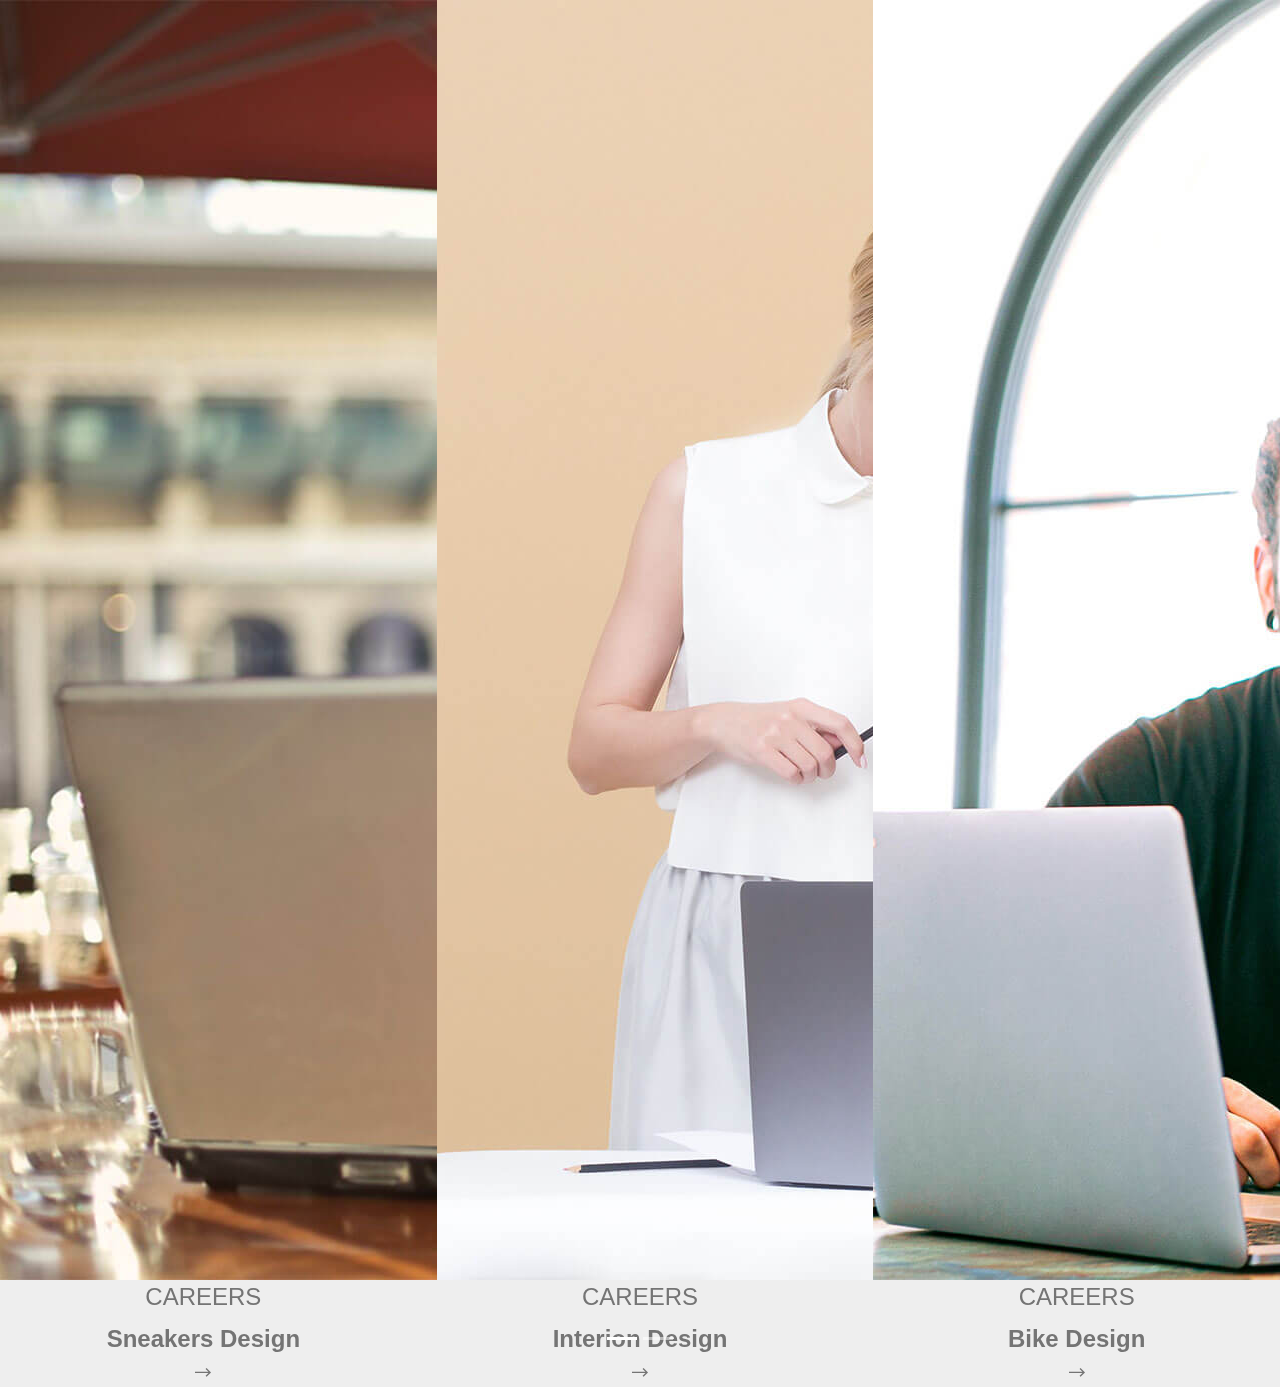
<file: b.html>
<!DOCTYPE html>
<html  >
<head>
  
  <meta charset="UTF-8">
  <meta http-equiv="X-UA-Compatible" content="IE=edge">
  
  <meta name="viewport" content="width=device-width, initial-scale=1, minimum-scale=1">
  <link rel="shortcut icon" href="assets/images/271085593075211-128x118-1.png" type="image/x-icon">
  <meta name="description" content="">
  
  
  <title>Page 4</title>
  <link rel="stylesheet" href="assets/web/assets/mobirise-icons2/mobirise2.css">
  <link rel="stylesheet" href="assets/tether/tether.min.css">
  <link rel="stylesheet" href="assets/bootstrap/css/bootstrap.min.css">
  <link rel="stylesheet" href="assets/bootstrap/css/bootstrap-grid.min.css">
  <link rel="stylesheet" href="assets/bootstrap/css/bootstrap-reboot.min.css">
  <link rel="stylesheet" href="assets/facebook-plugin/style.css">
  <link rel="stylesheet" href="assets/theme/css/style.css">
  <link rel="preload" as="style" href="assets/mobirise/css/mbr-additional.css"><link rel="stylesheet" href="assets/mobirise/css/mbr-additional.css" type="text/css">
  
  <script src="assets/web/assets/lazyload/lazyload.js"></script>

  
<meta name="theme-color" content="#ffffff">
<link rel="manifest" href="manifest.json">
<script src="sw-connect.js"></script>
<meta name="apple-mobile-web-app-capable" content="yes">
<link rel="apple-touch-startup-image" media="(device-width: 320px) and (device-height: 568px) and (-webkit-device-pixel-ratio: 2) and (orientation: portrait)" href="assets/images/apple-launch-640x1136.png">
<link rel="apple-touch-startup-image" media="(device-width: 375px) and (device-height: 667px) and (-webkit-device-pixel-ratio: 2) and (orientation: portrait)" href="assets/images/apple-launch-750x1334.png">
<link rel="apple-touch-startup-image" media="(device-width: 414px) and (device-height: 736px) and (-webkit-device-pixel-ratio: 3) and (orientation: portrait)" href="assets/images/apple-launch-1242x2208.png">
<link rel="apple-touch-startup-image" media="(device-width: 375px) and (device-height: 812px) and (-webkit-device-pixel-ratio: 3) and (orientation: portrait)" href="assets/images/apple-launch-1125x2436.png">
<link rel="apple-touch-startup-image" media="(device-width: 768px) and (device-height: 1024px) and (-webkit-device-pixel-ratio: 2) and (orientation: portrait)" href="assets/images/apple-launch-1536x2048.png">
<link rel="apple-touch-startup-image" media="(device-width: 834px) and (device-height: 1112px) and (-webkit-device-pixel-ratio: 2) and (orientation: portrait)" href="assets/images/apple-launch-1668x2224.png">
<link rel="apple-touch-startup-image" media="(device-width: 1024px) and (device-height: 1366px) and (-webkit-device-pixel-ratio: 2) and (orientation: portrait)" href="assets/images/apple-launch-2048x2732.png">
<meta name="apple-mobile-web-app-status-bar-style" content="default">
<meta name="apple-mobile-web-app-title" content="dev">
<link rel="apple-touch-icon" href="apple-touch-icon.png">
</head>
<body>
  <section class="carousel slide testimonials-slider extTestimonials cid-s05cJDOPjl" data-interval="false" id="slider2-2n">
    
    

    

    <div class="container-fluid align-center">
      <div class="row">
        <div class="carousel slide" role="listbox" data-pause="true" data-keyboard="false" data-ride="false" data-interval="false">
          <!-- <div mbr-list mbr-list-grow="testimonialsSlides" class="carousel-inner"> -->
            <ol class="carousel-indicators">
              <li data-target="#carouselExampleIndicators" data-slide-to="0" class="active"></li>
              <li data-target="#carouselExampleIndicators" data-slide-to="1"></li>
            </ol>
                <div class="carousel-item">
                    <div class="row justify-content-center">
                        <div class="col-md-6 img-card col-lg-4">                          
                            <div class="img-block">
                              <div class="wrapper-img">
                                  <img src="assets/images/people-1.jpg">
                              </div>
                              <div class="title-block">
                                <h5 class="desk mbr-fonts-style display-4">CAREERS</h5>
                                <h4 class="mbr-fonts-style signature mbr-bold display-5">Sneakers Design</h4>                   
                                <div class="card-icon">
                                  <span class="mbr-iconfont icon-arrow mobi-mbri-right mobi-mbri"></span>
                                </div>
                              </div>
                            </div>
                        </div>
                        <div class="col-md-6 img-card col-lg-4">
                            
                            <div class="img-block">
                              <div class="wrapper-img">
                                  <img src="assets/images/people-6.jpg">
                                 
                              </div>
                              <div class="title-block">
                                <h5 class="desk mbr-fonts-style display-4">CAREERS</h5>
                                <h4 class="mbr-fonts-style signature mbr-bold display-5">Interion Design</h4>                   
                                <div class="card-icon">
                                  <span class="mbr-iconfont icon-arrow mobi-mbri-right mobi-mbri"></span>
                                </div>
                              </div>
                            </div>           
                        </div>
                        
                        <div class="col-md-6 img-card col-lg-4">
                            <div class="img-block">
                                <div class="wrapper-img">
                                    <img src="assets/images/people-5.jpg">
                                </div>
                                <div class="title-block">
                                                    
                                  <h5 class="desk mbr-fonts-style display-4">CAREERS</h5>
                                  <h4 class="mbr-fonts-style signature mbr-bold display-5">Bike Design</h4>
                                  <div class="card-icon">
                                    <span class="mbr-iconfont icon-arrow mobi-mbri-right mobi-mbri"></span>
                                  </div> 
                                </div>
                            </div>                    
                        </div>
                        
                    </div>
                </div>
            <div class="carousel-item">
                    <div class="row justify-content-center">
                        <div class="col-md-6 img-card col-lg-4">
                          
                          <div class="img-block">
                              <div class="wrapper-img">
                                  <img src="assets/images/people-35.jpg">
                              </div>
                              <div class="title-block">
                                <h5 class="desk mbr-fonts-style display-4">CAREERS</h5>
                                <h4 class="mbr-fonts-style signature mbr-bold display-5">Woody Design</h4>                   
                                <div class="card-icon">
                                  <span class="mbr-iconfont icon-arrow mobi-mbri-right mobi-mbri"></span>
                                </div>
                              </div>
                          </div>            
                        </div>
                        <div class="col-md-6 img-card col-lg-4">
                            <div class="img-block">
                                <div class="wrapper-img">
                                    <img src="assets/images/people-4.jpg">
                                </div>
                                <div class="title-block">
                                  <h5 class="desk mbr-fonts-style display-4">CAREERS</h5>
                                  <h4 class="mbr-fonts-style signature mbr-bold display-5">Sneakers Design</h4>                   
                                  <div class="card-icon">
                                    <span class="mbr-iconfont icon-arrow mobi-mbri-right mobi-mbri"></span>
                                  </div>
                                </div>
                            </div>                    
                        </div>
                        <div class="col-md-6 img-card col-lg-4">
                          <div class="img-block">
                              <div class="wrapper-img">
                                  <img src="assets/images/people-1.jpg">
                              </div>
                              <div class="title-block">
                                <h5 class="desk mbr-fonts-style display-4">CAREERS</h5>
                                <h4 class="mbr-fonts-style signature mbr-bold display-5">Interion Design</h4>                   
                                <div class="card-icon">
                                  <span class="mbr-iconfont icon-arrow mobi-mbri-right mobi-mbri"></span>
                                </div>
                              </div>
                          </div>            
                        </div>
                        
                    </div>
                </div>
              </div>
            <!-- <div class="carousel-controls">
              <a class="carousel-control-prev" role="button" data-slide="prev">
                <span aria-hidden="true" class="mbri-left mbr-iconfont"></span>
                <span class="sr-only">Previous</span>
              </a>
              <a class="carousel-control-next" role="button" data-slide="next">
                <span aria-hidden="true" class="mbri-right mbr-iconfont"></span>
                <span class="sr-only">Next</span>
              </a>
            </div> -->
        </div>
      </div>
    <!-- </div> -->
    
</section>


  <script src="assets/web/assets/jquery/jquery.min.js"></script>
  <script src="assets/popper/popper.min.js"></script>
  <script src="assets/tether/tether.min.js"></script>
  <script src="assets/bootstrap/js/bootstrap.min.js"></script>
  <script src="https://connect.facebook.net/en_US/sdk.js#xfbml=1&version=v2.5"></script>
  <script src="https://apis.google.com/js/plusone.js"></script>
  <script src="assets/facebook-plugin/facebook-script.js"></script>
  <script src="assets/smoothscroll/smooth-scroll.js"></script>
  <script src="assets/bootstrapcarouselswipe/bootstrap-carousel-swipe.js"></script>
  <script src="assets/mbr-testimonials-slider/mbr-testimonials-slider.js"></script>
  <script src="assets/theme/js/script.js"></script>
  
  

</body>
</html>
</file>
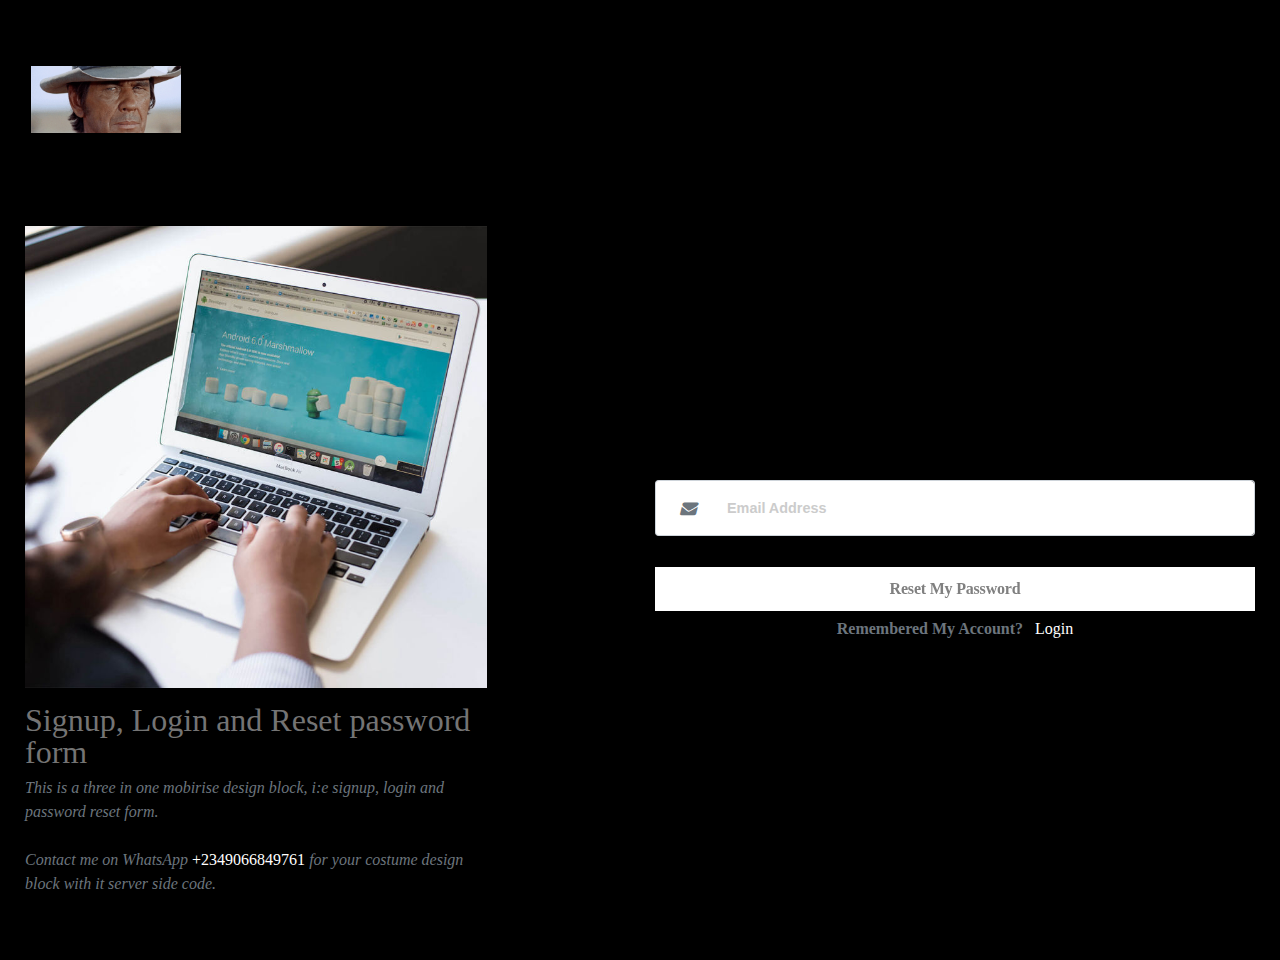
<file: forgetpassword.html>
<!DOCTYPE html>
<html  >
<head>
  
  <meta charset="UTF-8">
  <meta http-equiv="X-UA-Compatible" content="IE=edge">
  
  <meta name="viewport" content="width=device-width, initial-scale=1, minimum-scale=1">
  <link rel="shortcut icon" href="assets/images/bhn-ci-2-122x41.png" type="image/x-icon">
  <meta name="description" content="">
  
  
  <title>forgetpassword</title>
  <link rel="stylesheet" href="assets/font-awesome/css/font-awesome.css">
  <link rel="stylesheet" href="assets/tether/tether.min.css">
  <link rel="stylesheet" href="assets/bootstrap/css/bootstrap.min.css">
  <link rel="stylesheet" href="assets/bootstrap/css/bootstrap-grid.min.css">
  <link rel="stylesheet" href="assets/bootstrap/css/bootstrap-reboot.min.css">
  <link rel="stylesheet" href="assets/facebook-plugin/style.css">
  <link rel="stylesheet" href="assets/animatecss/animate.min.css">
  <link rel="stylesheet" href="assets/theme/css/style.css">
  <link rel="preload" as="style" href="assets/mobirise/css/mbr-additional.css"><link rel="stylesheet" href="assets/mobirise/css/mbr-additional.css" type="text/css">
  
  <script src="assets/web/assets/lazyload/lazyload.js"></script>

  

<meta name="theme-color" content="#ffffff">
<link rel="manifest" href="manifest.json">
<script src="sw-connect.js"></script>
<meta name="apple-mobile-web-app-capable" content="yes">
<link rel="apple-touch-startup-image" media="(device-width: 320px) and (device-height: 568px) and (-webkit-device-pixel-ratio: 2) and (orientation: portrait)" href="assets/images/apple-launch-640x1136.png">
<link rel="apple-touch-startup-image" media="(device-width: 375px) and (device-height: 667px) and (-webkit-device-pixel-ratio: 2) and (orientation: portrait)" href="assets/images/apple-launch-750x1334.png">
<link rel="apple-touch-startup-image" media="(device-width: 414px) and (device-height: 736px) and (-webkit-device-pixel-ratio: 3) and (orientation: portrait)" href="assets/images/apple-launch-1242x2208.png">
<link rel="apple-touch-startup-image" media="(device-width: 375px) and (device-height: 812px) and (-webkit-device-pixel-ratio: 3) and (orientation: portrait)" href="assets/images/apple-launch-1125x2436.png">
<link rel="apple-touch-startup-image" media="(device-width: 768px) and (device-height: 1024px) and (-webkit-device-pixel-ratio: 2) and (orientation: portrait)" href="assets/images/apple-launch-1536x2048.png">
<link rel="apple-touch-startup-image" media="(device-width: 834px) and (device-height: 1112px) and (-webkit-device-pixel-ratio: 2) and (orientation: portrait)" href="assets/images/apple-launch-1668x2224.png">
<link rel="apple-touch-startup-image" media="(device-width: 1024px) and (device-height: 1366px) and (-webkit-device-pixel-ratio: 2) and (orientation: portrait)" href="assets/images/apple-launch-2048x2732.png">
<meta name="apple-mobile-web-app-status-bar-style" content="default">
<meta name="apple-mobile-web-app-title" content="dev">
<link rel="apple-touch-icon" href="apple-touch-icon.png"></head>
<body>
  <section class="mbr-section article content1 cid-2UrvSr6r3k" id="design-block-2UrvSr6r3k">

     

    <!-- Navbar-->
<header class="header">
    <nav class="navbar navbar-expand-lg navbar-light py-3">
        <div class="container">
            <!-- Navbar Brand -->
            <a href="#" class="navbar-brand">
                <img src="assets/images/s-453d5cbff17c1f5988857f3e3714ef237a045136.gif" alt="logo" width="150" title="">
            </a>
        </div>
    </nav>
</header>


<div class="container" data-form-type="formoid">
    <div class="row py-5 mt-4 align-items-center">
        <!-- For Demo Purpose -->
        <div class="col-md-5 pr-lg-5 mb-5 mb-md-0">
            <img src="assets/images/website4-736x736.jpg" alt="" class="img-fluid mb-3 d-none d-md-block" title="">
            <h2>Signup, Login and Reset password form</h2>
            <p class="font-italic text-muted mb-0">This is a three in one mobirise design block, i:e signup, login and password reset form.<br><br></p>
            <p class="font-italic text-muted">Contact me on WhatsApp <a href="https://wa.me/+2349066849761">+2349066849761</a> for your costume design block with it server side code.</p>
        </div>
      
        <!-- Registeration Form -->
        
      
      
      
      
      <!-- Login Form -->
        
      
      
      
      <!-- Password-recovery Form -->
        <div class="col-md-7 col-lg-6 ml-auto" data-form-type="formoid">
            <form action="https://mobirise.com/" method="POST" class="mbr-form" data-form-title="Mobirise Form"><input type="hidden" name="email" data-form-email="true" value="KC4MYaxpJ1OEZGqKGQuJe00d7crP0imF6EhxxEsCQZGcoR6lGWLjjxBXSYsuW3jtYbZQWoy/M7zm7zUMwMLpaaiePv82O6lfZyunZwj8LrcWxJWlTsr/5uGAvhMwqWZv">
              <div class="row">
                        <div hidden="hidden" data-form-alert="" class="alert alert-success col-12">Thanks for submitting!</div>
                        <div hidden="hidden" data-form-alert-danger="" class="alert alert-danger col-12">
                        </div>
                    </div>
                <div class="row">

                    <!-- Email Address -->
                    <div class="input-group col-lg-12 mb-4">
                        <div class="input-group-prepend">
                            <span class="input-group-text bg-white px-4 border-md border-right-0">
                                <i class="fa fa-envelope text-muted" media-simple="true"></i>
                            </span>
                        </div>
                        <input id="email3" type="email" name="email" placeholder="Email Address" class="form-control bg-white border-left-0 border-md" required="required" data-form-field="Email">
                    </div>

                    <!-- Submit Button -->
                    <div class="form-group col-lg-12 mx-auto mb-0">
                        <button href="#" class="btn btn-primary btn-block py-2" type="submit">
                            <span class="font-weight-bold">Reset My Password</span>
                        </button>
                    </div>

           

                    <!-- Already Registered -->
                    <div class="text-center w-100">
                        <p class="text-muted font-weight-bold">Remembered My Account? <a href="#" class="text-primary ml-2">Login</a></p>
                    </div>

                </div>
            </form>
        </div>
      
      
      
      
    </div>
</div>
</section>


  <script src="assets/web/assets/jquery/jquery.min.js"></script>
  <script src="assets/popper/popper.min.js"></script>
  <script src="assets/tether/tether.min.js"></script>
  <script src="assets/bootstrap/js/bootstrap.min.js"></script>
  <script src="https://connect.facebook.net/en_US/sdk.js#xfbml=1&version=v2.5"></script>
  <script src="https://apis.google.com/js/plusone.js"></script>
  <script src="assets/facebook-plugin/facebook-script.js"></script>
  <script src="assets/smoothscroll/smooth-scroll.js"></script>
  <script src="assets/viewportchecker/jquery.viewportchecker.js"></script>
  <script src="assets/theme/js/script.js"></script>
  <script src="assets/formoid/formoid.min.js"></script>
  
  
 <div id="scrollToTop" class="scrollToTop mbr-arrow-up"><a style="text-align: center;"><i class="mbr-arrow-up-icon mbr-arrow-up-icon-cm cm-icon cm-icon-smallarrow-up"></i></a></div>
    <input name="animation" type="hidden">
  
</body>
</html>
</file>
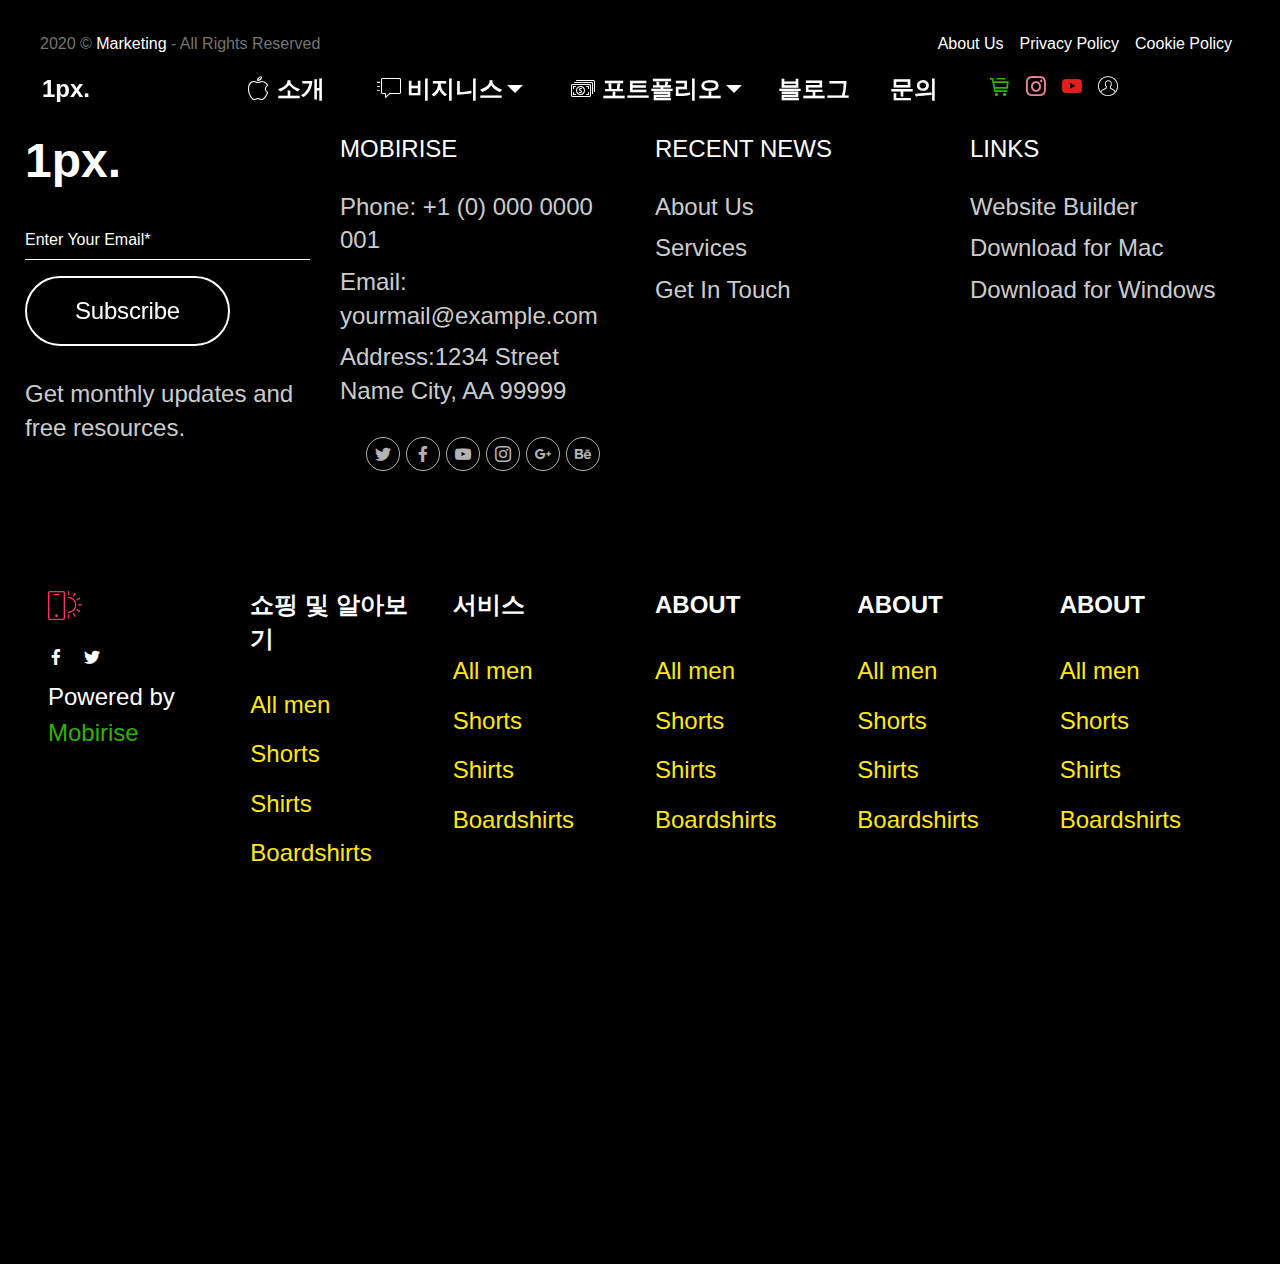
<file: page5.html>
<!DOCTYPE html>
<html  >
<head>
  
  <meta charset="UTF-8">
  <meta http-equiv="X-UA-Compatible" content="IE=edge">
  
  <meta name="viewport" content="width=device-width, initial-scale=1, minimum-scale=1">
  <link rel="shortcut icon" href="assets/images/bhn-ci-2-122x41.png" type="image/x-icon">
  <meta name="description" content="">
  
  
  <title>Page 5</title>
  <link rel="stylesheet" href="assets/web/assets/mobirise-icons/mobirise-icons.css">
  <link rel="stylesheet" href="assets/web/assets/mobirise-icons2/mobirise2.css">
  <link rel="stylesheet" href="assets/tether/tether.min.css">
  <link rel="stylesheet" href="assets/bootstrap/css/bootstrap.min.css">
  <link rel="stylesheet" href="assets/bootstrap/css/bootstrap-grid.min.css">
  <link rel="stylesheet" href="assets/bootstrap/css/bootstrap-reboot.min.css">
  <link rel="stylesheet" href="assets/facebook-plugin/style.css">
  <link rel="stylesheet" href="assets/dropdown/css/style.css">
  <link rel="stylesheet" href="assets/animatecss/animate.min.css">
  <link rel="stylesheet" href="assets/socicon/css/styles.css">
  <link rel="stylesheet" href="assets/theme/css/style.css">
  <link rel="preload" as="style" href="assets/mobirise/css/mbr-additional.css"><link rel="stylesheet" href="assets/mobirise/css/mbr-additional.css" type="text/css">
  
  <script src="assets/web/assets/lazyload/lazyload.js"></script>

  

<meta name="theme-color" content="#ffffff">
<link rel="manifest" href="manifest.json">
<script src="sw-connect.js"></script>
<meta name="apple-mobile-web-app-capable" content="yes">
<link rel="apple-touch-startup-image" media="(device-width: 320px) and (device-height: 568px) and (-webkit-device-pixel-ratio: 2) and (orientation: portrait)" href="assets/images/apple-launch-640x1136.png">
<link rel="apple-touch-startup-image" media="(device-width: 375px) and (device-height: 667px) and (-webkit-device-pixel-ratio: 2) and (orientation: portrait)" href="assets/images/apple-launch-750x1334.png">
<link rel="apple-touch-startup-image" media="(device-width: 414px) and (device-height: 736px) and (-webkit-device-pixel-ratio: 3) and (orientation: portrait)" href="assets/images/apple-launch-1242x2208.png">
<link rel="apple-touch-startup-image" media="(device-width: 375px) and (device-height: 812px) and (-webkit-device-pixel-ratio: 3) and (orientation: portrait)" href="assets/images/apple-launch-1125x2436.png">
<link rel="apple-touch-startup-image" media="(device-width: 768px) and (device-height: 1024px) and (-webkit-device-pixel-ratio: 2) and (orientation: portrait)" href="assets/images/apple-launch-1536x2048.png">
<link rel="apple-touch-startup-image" media="(device-width: 834px) and (device-height: 1112px) and (-webkit-device-pixel-ratio: 2) and (orientation: portrait)" href="assets/images/apple-launch-1668x2224.png">
<link rel="apple-touch-startup-image" media="(device-width: 1024px) and (device-height: 1366px) and (-webkit-device-pixel-ratio: 2) and (orientation: portrait)" href="assets/images/apple-launch-2048x2732.png">
<meta name="apple-mobile-web-app-status-bar-style" content="default">
<meta name="apple-mobile-web-app-title" content="dev">
<link rel="apple-touch-icon" href="apple-touch-icon.png"></head>
<body>
  <section class="menu cid-rR8bs0uTgv" once="menu" id="menu1-3h">

    


    <nav class="navbar navbar-dropdown navbar-fixed-top navbar-expand-lg">
      <div class="container">
        <div class="navbar-brand">
            
            <span class="navbar-caption-wrap"><a class="navbar-caption text-white display-5" href="#">1px.</a></span>
        </div>
        <button class="navbar-toggler" type="button" data-toggle="collapse" data-target="#navbarSupportedContent" aria-controls="navbarNavAltMarkup" aria-expanded="false" aria-label="Toggle navigation">
            <div class="hamburger">
              <span></span>
              <span></span>
              <span></span>              
            </div>
        </button>
        <div class="collapse navbar-collapse" id="navbarSupportedContent">
            <ul class="navbar-nav nav-dropdown" data-app-modern-menu="true"><li class="nav-item">
                <a class="nav-link link text-white display-4" href="#"><span class="mbri-apple mbr-iconfont mbr-iconfont-btn"></span>&nbsp;소개</a>
              </li>
              <li class="nav-item dropdown"><a class="nav-link link    text-white dropdown-toggle display-4" href="#" aria-expanded="false" data-toggle="dropdown-submenu"><span class="mbri-help mbr-iconfont mbr-iconfont-btn"></span>&nbsp;비지니스</a><div class="dropdown-menu"><a class="text-white dropdown-item display-4" href="#" aria-expanded="false">Web Design</a><a class="text-white dropdown-item display-4" href="#" aria-expanded="false">Digital Marketing</a><a class="text-white dropdown-item display-4" href="#" aria-expanded="false">Creative Studio</a></div></li>
              <li class="nav-item dropdown"><a class="nav-link link text-white dropdown-toggle display-4" href="#" data-toggle="dropdown-submenu" aria-expanded="false"><span class="mbri-cash mbr-iconfont mbr-iconfont-btn"></span>&nbsp;포트폴리오</a><div class="dropdown-menu"><a class="text-white dropdown-item display-4" href="#">Headers / Counters</a><a class="text-white dropdown-item display-4" href="#" aria-expanded="false">Features / Info</a><a class="text-white dropdown-item display-4" href="#" aria-expanded="false">Content</a><a class="text-white dropdown-item display-4" href="#" aria-expanded="false">Images / Videos</a><a class="text-white dropdown-item display-4" href="#" aria-expanded="false">Testimonials / Team</a><a class="text-white dropdown-item display-4" href="#" aria-expanded="false">Contacts / Sliders</a></div></li>

              <li class="nav-item">
                  <a class="nav-link link text-white display-4" href="#">블로그</a>
              </li><li class="nav-item"><a class="nav-link link text-white display-4" href="#">
                      문의</a></li></ul>
            <div class="icons-menu">
                <a href="#" target="_blank">
                    <span class="mbr-iconfont mobi-mbri-cart-full mobi-mbri" style="color: rgb(45, 180, 0); fill: rgb(45, 180, 0);"></span>
                </a>
                <a href="#" target="_blank">
                    <span class="mbr-iconfont socicon-instagram socicon" style="color: rgb(233, 132, 156); fill: rgb(233, 132, 156);"></span>
                </a>
                <a href="#" target="_blank">
                    <span class="mbr-iconfont socicon-youtube socicon" style="color: rgb(225, 32, 29); fill: rgb(225, 32, 29);"></span>
                </a>
                <a href="#" target="_blank">
                    <span class="mbr-iconfont mbri-user"></span>
                </a>
                
                
            </div>
        </div>
      </div>
    </nav>
</section>

<section once="footers" class="cid-rRBLG9qwdJ" id="footer1-3i">

    

    

    <div class="container">
      <div class="row">
        <div class="media-container-row mbr-white col-lg-12">
          <div class="row-copirayt col-sm-12 col-md-12 col-lg-6">
            <p class="mbr-text mb-0 mbr-fonts-style mbr-white align-left display-7">
              2020 © <a href="" class="link mbr-white">Marketing</a> - All Rights Reserved
            </p>
          </div>
            <div class="row-links col-md-12 col-lg-6">
              <ul class="foot-menu">
                
                
                
                
                
              <li class="foot-menu-item mbr-fonts-style display-7">
                  <a class="text-white" href="#" target="_blank">About Us</a>
                </li><li class="foot-menu-item mbr-fonts-style display-7">
                  <a class="text-white" href="#" target="_blank">Privacy Policy
                  </a>
                </li><li class="foot-menu-item mbr-fonts-style display-7">
                  <a class="text-white" href="#" target="_blank">Cookie Policy</a>
                </li></ul>
            </div>
        </div>
    </div>
  </div>
</section>

<section class="extFooter cid-rZfZdsIapF" id="extFooter23-3j">

    

    

    <div class="container">
        <div class="row content mbr-white justify-content-center">
            <div class="col-lg-3 col-md-6">
                <h2 class="mb-4 footer-main-title mbr-fonts-style display-2">
                    1px.</h2>
                <div class="media-container-column" data-form-type="formoid">
                    <!---Formbuilder Form--->
                    <form action="https://mobirise.com/" method="POST" class="mbr-form form-with-styler" data-form-title="Mobirise Form"><input type="hidden" name="email" data-form-email="true" value="g355aV7jAkvHzu214MeX0fVBORA83TfyILmBLgBxRf0z6KllwJXQ42Z8zirkct9ZFHRc19v/FlmHw51vDR51Vbdcr5OE9jv6GekiSmrq51UAwdqXbI3XhjAq7Znq0Iju">
                        <div class="row">
                            <div hidden="hidden" data-form-alert="" class="alert alert-success col-12">Thanks for filling out the form!</div>
                            <div hidden="hidden" data-form-alert-danger="" class="alert alert-danger col-12">
                            </div>
                        </div>
                        <div class="dragArea row">
                        <div class="col-md-12 form-group m-0" data-for="email">
                            <input type="email" name="email" placeholder="Enter Your Email*" data-form-field="Email" required="required" class="form-control input-sm input-inverse my-2 display-7" id="email-extFooter23-3j">
                        </div>
                        <div class="col-md-12 input-group-btn mx-0 my-2">
                            <button type="submit" class="btn btn-white-outline m-0 btn-form display-4">Subscribe</button>
                        </div>
                        </div>
                    </form><!---Formbuilder Form--->
                </div>
                <p class="mbr-text mbr-fonts-style form-text mt-4 display-4">
                    Get monthly updates and free resources.
                </p>
            </div>

            <div class="col-md-6 col-lg-3">
                <h3 class="mb-4 mbr-fonts-style footer-title display-5">
                    MOBIRISE
                </h3>
                <div class="mbr-footer-list mbr-fonts-style display-4">
                    <ul class="list">
                        <li>Phone: +1 (0) 000 0000 001</li>
                        <li>Email: yourmail@example.com</li>
                        <li>Address:1234 Street Name City, AA 99999</li>
                    </ul>
                </div>
                <div class="social-list pl-0 mb-0">
                    <div class="soc-item">
                        <a href="https://twitter.com/mobirise" target="_blank">
                            <span class="socicon-twitter socicon mbr-iconfont mbr-iconfont-social"></span>
                        </a>
                    </div>
                    <div class="soc-item">
                        <a href="https://www.facebook.com/pages/Mobirise/1616226671953247" target="_blank">
                            <span class="socicon-facebook socicon mbr-iconfont mbr-iconfont-social"></span>
                        </a>
                    </div>
                    <div class="soc-item">
                        <a href="https://www.youtube.com/c/mobirise" target="_blank">
                            <span class="socicon-youtube socicon mbr-iconfont mbr-iconfont-social"></span>
                        </a>
                    </div>
                    <div class="soc-item">
                        <a href="https://instagram.com/mobirise" target="_blank">
                            <span class="socicon-instagram socicon mbr-iconfont mbr-iconfont-social"></span>
                        </a>
                    </div>
                    <div class="soc-item">
                        <a href="https://plus.google.com/u/0/+Mobirise" target="_blank">
                            <span class="socicon-googleplus socicon mbr-iconfont mbr-iconfont-social"></span>
                        </a>
                    </div>
                    <div class="soc-item">
                        <a href="https://www.behance.net/Mobirise" target="_blank">
                            <span class="socicon-behance socicon mbr-iconfont mbr-iconfont-social"></span>
                        </a>
                    </div>
                </div>
            </div>
            <div class="col-md-6 col-lg-3">
                <h3 class="mb-4 footer-title mbr-fonts-style display-5">
                    RECENT NEWS
                </h3>
                <div class="mbr-footer-list mbr-fonts-style display-4">
                    <ul class="list">
                        <li>About Us</li>
                        <li>Services</li>
                        <li>Get In Touch</li>
                    </ul>
                </div>
            </div>
            <div class="col-md-6 col-lg-3">
                <h3 class="mb-4 footer-title mbr-fonts-style display-5">
                    LINKS
                </h3>
                <div class="mbr-footer-list mbr-fonts-style display-4">
                    <ul class="list">
                        <li>Website Builder</li>
                        <li>Download for Mac</li>
                        <li>Download for Windows</li>
                    </ul>
                </div>
            </div>
        </div>
    </div>
</section>

<section class="extFooter cid-rZqcFtmbtX" id="extFooter15-3k">

    

    

    <div class="container-fluid">
        <div class="row justify-content-center align-center">
            <div class="col-lg-2 col-md-3 pb-3">
              <div class="logo-section align-left">
                  <a href="#">
                    <img src="assets/images/logo2.png" alt="" style="width: 20%;">
                  </a>
              </div>
              <div class="social-media align-left">
                 <ul>
                   <li>
                       <a class="icon-transition" href="#">
                           <span class="mbr-iconfont mbr-white socicon-facebook socicon"></span>
                       </a>
                   </li>
                   <li>
                       <a class="icon-transition" href="#">
                           <span class="mbr-iconfont mbr-white socicon-twitter socicon"></span>
                       </a>
                   </li>
                   
                   
                   
                 </ul>
              </div>
              <h3 class="mbr-fonts-style mbr-text mbr-white align-left display-4">Powered by <a class="text-secondary" href="#">Mobirise</a>
              </h3>
            </div>
            <div class="col-lg-2 col-md-3 pb-3">
              <h3 class="mbr-fonts-style mbr-section-title mbr-white align-left display-5"><strong>쇼핑 및 알아보기</strong></h3>
              <ul class="mbr-fonts-style mbr-list align-left display-4">
                <li>
                  <a class="text-success" href="#">All men</a>
                </li>
                <li>
                  <a class="text-success" href="#">Shorts
                  </a>
                </li>
                <li>
                  <a class="text-success" href="#">Shirts</a>
                </li>
                <li>
                  <a class="text-success" href="#">Boardshirts</a>
                </li>
                <li>
                  <a class="text-success" href="#">Jackets</a>
                </li>
              </ul>
            </div>
            <div class="col-lg-2 col-md-3 pb-3">
                <h3 class="mbr-fonts-style mbr-section-title mbr-white align-left display-5"><strong>
                    서비스</strong></h3>
                <ul class="mbr-fonts-style mbr-list align-left display-4">
                  <li>
                    <a class="text-success" href="#">All men</a>
                  </li>
                  <li>
                    <a class="text-success" href="#">Shorts</a>
                  </li>
                  <li>
                    <a class="text-success" href="#">Shirts</a>
                  </li>
                  <li>
                    <a class="text-success" href="#">Boardshirts</a>
                  </li>
                  <li>
                    <a class="text-success" href="#">Jackets</a>
                  </li>
                </ul>
            </div>
            <div class="col-lg-2 col-md-3 pb-3">
                <h3 class="mbr-fonts-style mbr-section-title mbr-white align-left display-5"><strong>ABOUT</strong></h3>
                <ul class="mbr-fonts-style mbr-list align-left display-4">
                  <li>
                    <a class="text-success" href="#">All men</a>
                  </li>
                  <li>
                    <a class="text-success" href="#">Shorts</a>
                  </li>
                  <li>
                    <a class="text-success" href="#">Shirts</a>
                  </li>
                  <li>
                    <a class="text-success" href="#">Boardshirts</a>
                  </li>
                  <li>
                    <a class="text-success" href="#">Jackets</a>
                  </li>
                </ul>
            </div>
            <div class="col-lg-2 col-md-3 pb-3">
                <h3 class="mbr-fonts-style mbr-section-title mbr-white align-left display-5"><strong>ABOUT</strong></h3>
                <ul class="mbr-fonts-style mbr-list align-left display-4">
                  <li>
                    <a class="text-success" href="#">All men</a>
                  </li>
                  <li>
                    <a class="text-success" href="#">Shorts</a>
                  </li>
                  <li>
                    <a class="text-success" href="#">Shirts</a>
                  </li>
                  <li>
                    <a class="text-success" href="#">Boardshirts</a>
                  </li>
                  <li>
                    <a class="text-success" href="#">Jackets</a>
                  </li>
                </ul>
            </div>
            <div class="col-lg-2 col-md-3 pb-3">
                <h3 class="mbr-fonts-style mbr-section-title mbr-white align-left display-5"><strong>ABOUT</strong></h3>
                <ul class="mbr-fonts-style mbr-list align-left display-4">
                  <li>
                    <a class="text-success" href="#">All men</a>
                  </li>
                  <li>
                    <a class="text-success" href="#">Shorts</a>
                  </li>
                  <li>
                    <a class="text-success" href="#">Shirts</a>
                  </li>
                  <li>
                    <a class="text-success" href="#">Boardshirts</a>
                  </li>
                  <li>
                    <a class="text-success" href="#">Jackets</a>
                  </li>
                </ul>
            </div>
            <div class="col-lg-4 col-md-8 pb-3">
                <h3 class="mbr-fonts-style mbr-section-title mbr-white align-left display-7">
                    SUBSCRIBE
                </h3>
                <h3 class="mbr-fonts-style mbr-offer mbr-white align-left display-4">Subscribe to get special offers, free giveaways, and once-in-a-lifetime deals
                </h3>
                <div class="form-wrap" data-form-type="formoid">
                    <!---Formbuilder Form--->
                    <form action="https://mobirise.com/" method="POST" class="mbr-form form-with-styler" data-form-title="My Mobirise Form"><input type="hidden" name="email" data-form-email="true" value="dDF4uj5Ld948OOt5SsxfbqrorjR8kuY+zKKg7zjnL9bj+G6srC9Ct7SyQVqhjnJPHN8RFQBWLpLwZsrbXwOnnFoQFbv1XnWrSytZr9HI8uPmgG7U+j/xhbrHpeXWoxN7">
                        <div class="row">
                            <div hidden="hidden" data-form-alert="" class="alert alert-success col-12">Thanks for filling out the form!</div>
                            <div hidden="hidden" data-form-alert-danger="" class="alert alert-danger col-12">
                            </div>
                        </div>
                      <div class="dragArea row">
                            <div class="col-md-12 form-group" data-for="email">
                                <input type="email" class="form-control" name="email" data-form-field="Email" placeholder="Enter your email" required="" id="email-extFooter15-3k">
                          </div>
                      </div>
                    </form><!---Formbuilder Form--->
                </div>
            </div>
        </div>
    </div>
</section>


  <script src="assets/web/assets/jquery/jquery.min.js"></script>
  <script src="assets/popper/popper.min.js"></script>
  <script src="assets/tether/tether.min.js"></script>
  <script src="assets/bootstrap/js/bootstrap.min.js"></script>
  <script src="https://connect.facebook.net/en_US/sdk.js#xfbml=1&version=v2.5"></script>
  <script src="https://apis.google.com/js/plusone.js"></script>
  <script src="assets/facebook-plugin/facebook-script.js"></script>
  <script src="assets/smoothscroll/smooth-scroll.js"></script>
  <script src="assets/dropdown/js/nav-dropdown.js"></script>
  <script src="assets/dropdown/js/navbar-dropdown.js"></script>
  <script src="assets/touchswipe/jquery.touch-swipe.min.js"></script>
  <script src="assets/viewportchecker/jquery.viewportchecker.js"></script>
  <script src="assets/theme/js/script.js"></script>
  <script src="assets/formoid/formoid.min.js"></script>
  
  
 <div id="scrollToTop" class="scrollToTop mbr-arrow-up"><a style="text-align: center;"><i class="mbr-arrow-up-icon mbr-arrow-up-icon-cm cm-icon cm-icon-smallarrow-up"></i></a></div>
    <input name="animation" type="hidden">
  
</body>
</html>
</file>
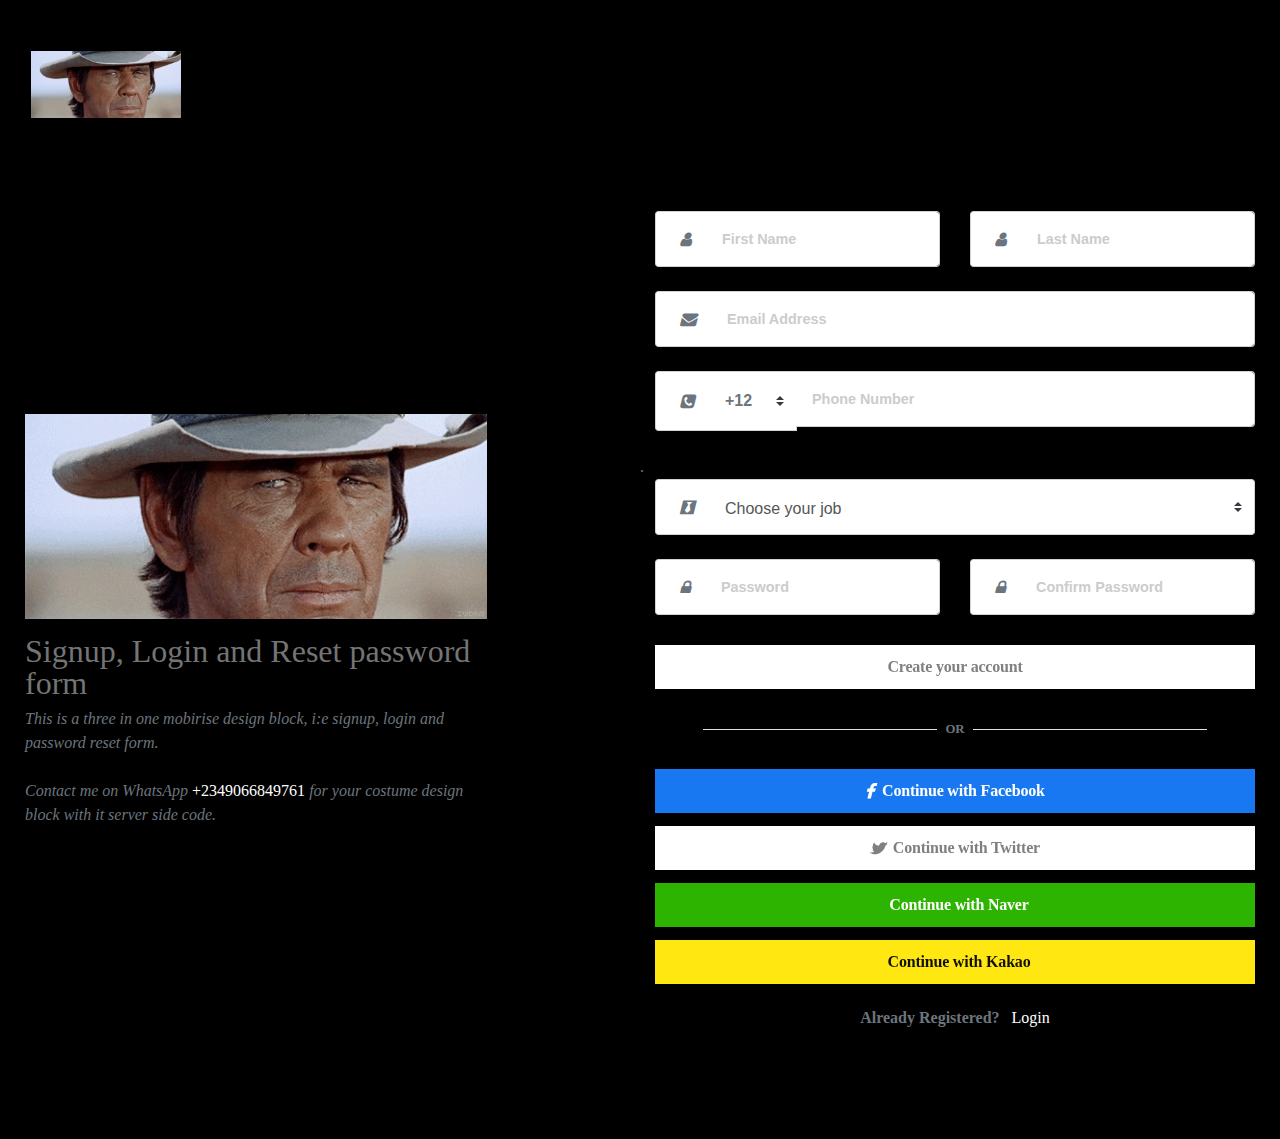
<file: sign.html>
<!DOCTYPE html>
<html  >
<head>
  
  <meta charset="UTF-8">
  <meta http-equiv="X-UA-Compatible" content="IE=edge">
  
  <meta name="viewport" content="width=device-width, initial-scale=1, minimum-scale=1">
  <link rel="shortcut icon" href="assets/images/505px-apple-logo-black.svg-128x152-1.png" type="image/x-icon">
  <meta name="description" content="">
  
  
  <title>signup</title>
  <link rel="stylesheet" href="assets/font-awesome/css/font-awesome.css">
  <link rel="stylesheet" href="assets/tether/tether.min.css">
  <link rel="stylesheet" href="assets/bootstrap/css/bootstrap.min.css">
  <link rel="stylesheet" href="assets/bootstrap/css/bootstrap-grid.min.css">
  <link rel="stylesheet" href="assets/bootstrap/css/bootstrap-reboot.min.css">
  <link rel="stylesheet" href="assets/facebook-plugin/style.css">
  <link rel="stylesheet" href="assets/theme/css/style.css">
  <link rel="preload" as="style" href="assets/mobirise/css/mbr-additional.css"><link rel="stylesheet" href="assets/mobirise/css/mbr-additional.css" type="text/css">
  
  <script src="assets/web/assets/lazyload/lazyload.js"></script>

  

<meta name="theme-color" content="#ffffff">
<link rel="manifest" href="manifest.json">
<script src="sw-connect.js"></script>
<meta name="apple-mobile-web-app-capable" content="yes">
<link rel="apple-touch-startup-image" media="(device-width: 320px) and (device-height: 568px) and (-webkit-device-pixel-ratio: 2) and (orientation: portrait)" href="assets/images/apple-launch-640x1136.png">
<link rel="apple-touch-startup-image" media="(device-width: 375px) and (device-height: 667px) and (-webkit-device-pixel-ratio: 2) and (orientation: portrait)" href="assets/images/apple-launch-750x1334.png">
<link rel="apple-touch-startup-image" media="(device-width: 414px) and (device-height: 736px) and (-webkit-device-pixel-ratio: 3) and (orientation: portrait)" href="assets/images/apple-launch-1242x2208.png">
<link rel="apple-touch-startup-image" media="(device-width: 375px) and (device-height: 812px) and (-webkit-device-pixel-ratio: 3) and (orientation: portrait)" href="assets/images/apple-launch-1125x2436.png">
<link rel="apple-touch-startup-image" media="(device-width: 768px) and (device-height: 1024px) and (-webkit-device-pixel-ratio: 2) and (orientation: portrait)" href="assets/images/apple-launch-1536x2048.png">
<link rel="apple-touch-startup-image" media="(device-width: 834px) and (device-height: 1112px) and (-webkit-device-pixel-ratio: 2) and (orientation: portrait)" href="assets/images/apple-launch-1668x2224.png">
<link rel="apple-touch-startup-image" media="(device-width: 1024px) and (device-height: 1366px) and (-webkit-device-pixel-ratio: 2) and (orientation: portrait)" href="assets/images/apple-launch-2048x2732.png">
<meta name="apple-mobile-web-app-status-bar-style" content="default">
<meta name="apple-mobile-web-app-title" content="dev">
<link rel="apple-touch-icon" href="apple-touch-icon.png"></head>
<body>
  <section class="mbr-section article content1 cid-hngyJughEL" id="design-block-hngyJughEL">

     

    <!-- Navbar-->
<header class="header">
    <nav class="navbar navbar-expand-lg navbar-light py-3">
        <div class="container">
            <!-- Navbar Brand -->
            <a href="#" class="navbar-brand">
                <img src="assets/images/s-453d5cbff17c1f5988857f3e3714ef237a045136.gif" alt="logo" width="150" title="">
            </a>
        </div>
    </nav>
</header>


<div class="container" data-form-type="formoid">
    <div class="row py-5 mt-4 align-items-center">
        <!-- For Demo Purpose -->
        <div class="col-md-5 pr-lg-5 mb-5 mb-md-0">
            <img src="assets/images/s-453d5cbff17c1f5988857f3e3714ef237a045136.gif" alt="" class="img-fluid mb-3 d-none d-md-block" title="">
            <h2>Signup, Login and Reset password form</h2>
            <p class="font-italic text-muted mb-0">This is a three in one mobirise design block, i:e signup, login and password reset form.<br><br></p>
            <p class="font-italic text-muted">Contact me on WhatsApp <a href="https://wa.me/+2349066849761">+2349066849761</a> for your costume design block with it server side code.</p>
        </div>
      
        <!-- Registeration Form -->
        <div class="col-md-7 col-lg-6 ml-auto" data-form-type="formoid">
            <form action="https://mobirise.com/" method="POST" class="mbr-form" data-form-title="Mobirise Form"><input type="hidden" name="email" data-form-email="true" value="qpHGW71MCd1C6b95OlFRTtUlNqMn7UCU2KmVH9bbCslQkE8tVL2RkraZb1eQUW6G2bGnRX5KIRVQAb46I79XWwDsI4OKOEECR81rAcoM9vUXJdB8vjPej0L5bL6XINrx.CF1xxnBw8kVTUWoY7ejsJg2peSbFCUpqoFCr7+fGwz9ABo/OZuzV0xIceJuaKp5LmoeHU4aANtNu6Y8DLs2ZDp5s9xtrBNZdgcBBZEFlitjyD58ZsRB7bombpu0bYQ67">
              <div class="row">
                        <div hidden="hidden" data-form-alert="" class="alert alert-success col-12">Thanks for submitting!</div>
                        <div hidden="hidden" data-form-alert-danger="" class="alert alert-danger col-12">
                        </div>
                    </div>
                <div class="row">

                    <!-- First Name -->
                    <div class="input-group col-lg-6 mb-4">
                        <div class="input-group-prepend">
                            <span class="input-group-text bg-white px-4 border-md border-right-0">
                                <i class="fa fa-user text-muted" media-simple="true"></i>
                            </span>
                        </div>
                        <input id="firstname-design-block-hngyJughEL" type="text" name="firstname" placeholder="First Name" class="form-control bg-white border-left-0 border-md" data-form-field="Firstname" required="required">
                    </div>

                    <!-- Last Name -->
                    <div class="input-group col-lg-6 mb-4">
                        <div class="input-group-prepend">
                            <span class="input-group-text bg-white px-4 border-md border-right-0">
                                <i class="fa fa-user text-muted" media-simple="true"></i>
                            </span>
                        </div>
                        <input id="lastname-design-block-hngyJughEL" type="text" name="lastname" placeholder="Last Name" class="form-control bg-white border-left-0 border-md" data-form-field="Lastname" required="required">
                    </div>

                    <!-- Email Address -->
                    <div class="input-group col-lg-12 mb-4">
                        <div class="input-group-prepend">
                            <span class="input-group-text bg-white px-4 border-md border-right-0">
                                <i class="fa fa-envelope text-muted" media-simple="true"></i>
                            </span>
                        </div>
                        <input id="email-design-block-hngyJughEL" type="email" name="email" placeholder="Email Address" class="form-control bg-white border-left-0 border-md" data-form-field="Email" required="required">
                    </div>

                    <!-- Phone Number -->
                    <div class="input-group col-lg-12 mb-4">
                        <div class="input-group-prepend">
                            <span class="input-group-text bg-white px-4 border-md border-right-0">
                                <i class="fa fa-phone-square text-muted" media-simple="true"></i>
                            </span>
                        </div>
                        <select id="countryCode-design-block-hngyJughEL" name="countryCode" style="max-width: 80px" class="custom-select form-control bg-white border-left-0 border-md h-100 font-weight-bold text-muted" data-form-field="">
                            <option value="">+12</option>
                            <option value="">+10</option>
                            <option value="">+15</option>
                            <option value="">+18</option>
                        </select>
                        <input id="phone-design-block-hngyJughEL" type="tel" name="phone" placeholder="Phone Number" class="form-control bg-white border-md border-left-0 pl-3" data-form-field="Phone" required="required">
                    </div>.


                    <!-- Job -->
                    <div class="input-group col-lg-12 mb-4">
                        <div class="input-group-prepend">
                            <span class="input-group-text bg-white px-4 border-md border-right-0">
                                <i class="fa fa-black-tie text-muted fa-briefcase fas" media-simple="true"></i>
                            </span>
                        </div>
                        <select id="jobtitle-design-block-hngyJughEL" name="jobtitle" class="form-control custom-select bg-white border-left-0 border-md" data-form-field="Joblist" required="required">
                            <option value="">Choose your job</option>
                            <option value="">Designer</option>
                            <option value="">Developer</option>
                            <option value="">Manager</option>
                            <option value="">Accountant</option>
                        </select>
                    </div>

                    <!-- Password -->
                    <div class="input-group col-lg-6 mb-4">
                        <div class="input-group-prepend">
                            <span class="input-group-text bg-white px-4 border-md border-right-0">
                                <i class="fa fa-lock text-muted" media-simple="true"></i>
                            </span>
                        </div>
                        <input id="password-design-block-hngyJughEL" type="password" name="password" placeholder="Password" class="form-control bg-white border-left-0 border-md" data-form-field="Password" required="required">
                    </div>

                    <!-- Password Confirmation -->
                    <div class="input-group col-lg-6 mb-4">
                        <div class="input-group-prepend">
                            <span class="input-group-text bg-white px-4 border-md border-right-0">
                                <i class="fa fa-lock text-muted" media-simple="true"></i>
                            </span>
                        </div>
                        <input id="passwordConfirmation-design-block-hngyJughEL" type="text" name="passwordConfirmation" placeholder="Confirm Password" class="form-control bg-white border-left-0 border-md" data-form-field="Confirm Password" required="required">
                    </div>

                    <!-- Submit Button -->
                    <div class="form-group col-lg-12 mx-auto mb-0"><button href="#" class="btn btn-primary btn-block py-2" type="submit">
                            <span class="font-weight-bold">Create your account</span>
                        </button></div>

                    <!-- Divider Text -->
                    <div class="form-group col-lg-12 mx-auto d-flex align-items-center my-4">
                        <div class="border-bottom w-100 ml-5"></div>
                        <span class="px-2 small text-muted font-weight-bold text-muted">OR</span>
                        <div class="border-bottom w-100 mr-5"></div>
                    </div>

                    <!-- Social Login -->
                    <div class="form-group col-lg-12 mx-auto"><a href="#" class="btn btn-block py-2 btn-facebook btn-info">
                            <i class="fa fa-facebook-f mr-2 fab"></i>
                            <span class="font-weight-bold">Continue with Facebook</span>
                        </a>
                        <a href="#" class="btn btn-primary btn-block py-2 btn-twitter">
                            <i class="fa fa-twitter mr-2"></i>
                            <span class="font-weight-bold">Continue with Twitter</span>
                        </a>
                        <a href="#" class="btn btn-block py-2 btn-naver btn-secondary">
                            <i class="fa fa-naver mr-2"></i>
                            <span class="font-weight-bold">Continue with Naver</span>
                        </a>
                        <a href="#" class="btn btn-block py-2 btn-kakao btn-success">
                            <i class="fa fa-kakao mr-2"></i>
                            <span class="font-weight-bold">Continue with Kakao</span>
                        </a></div>

                    <!-- Already Registered -->
                    <div class="text-center w-100">
                        <p class="text-muted font-weight-bold">Already Registered? <a href="login.html" class="text-primary ml-2">Login</a></p>
                    </div>

                </div>
            </form>
        </div>
      
      
      
      
      <!-- Login Form -->
        
      
      
      
      <!-- Password-recovery Form -->
        
      
      
      
      
    </div>
</div>
</section>


  <script src="assets/web/assets/jquery/jquery.min.js"></script>
  <script src="assets/popper/popper.min.js"></script>
  <script src="assets/tether/tether.min.js"></script>
  <script src="assets/bootstrap/js/bootstrap.min.js"></script>
  <script src="https://connect.facebook.net/en_US/sdk.js#xfbml=1&version=v2.5"></script>
  <script src="https://apis.google.com/js/plusone.js"></script>
  <script src="assets/facebook-plugin/facebook-script.js"></script>
  <script src="assets/smoothscroll/smooth-scroll.js"></script>
  <script src="assets/theme/js/script.js"></script>
  <script src="assets/formoid/formoid.min.js"></script>
  
  

</body>
</html>
</file>
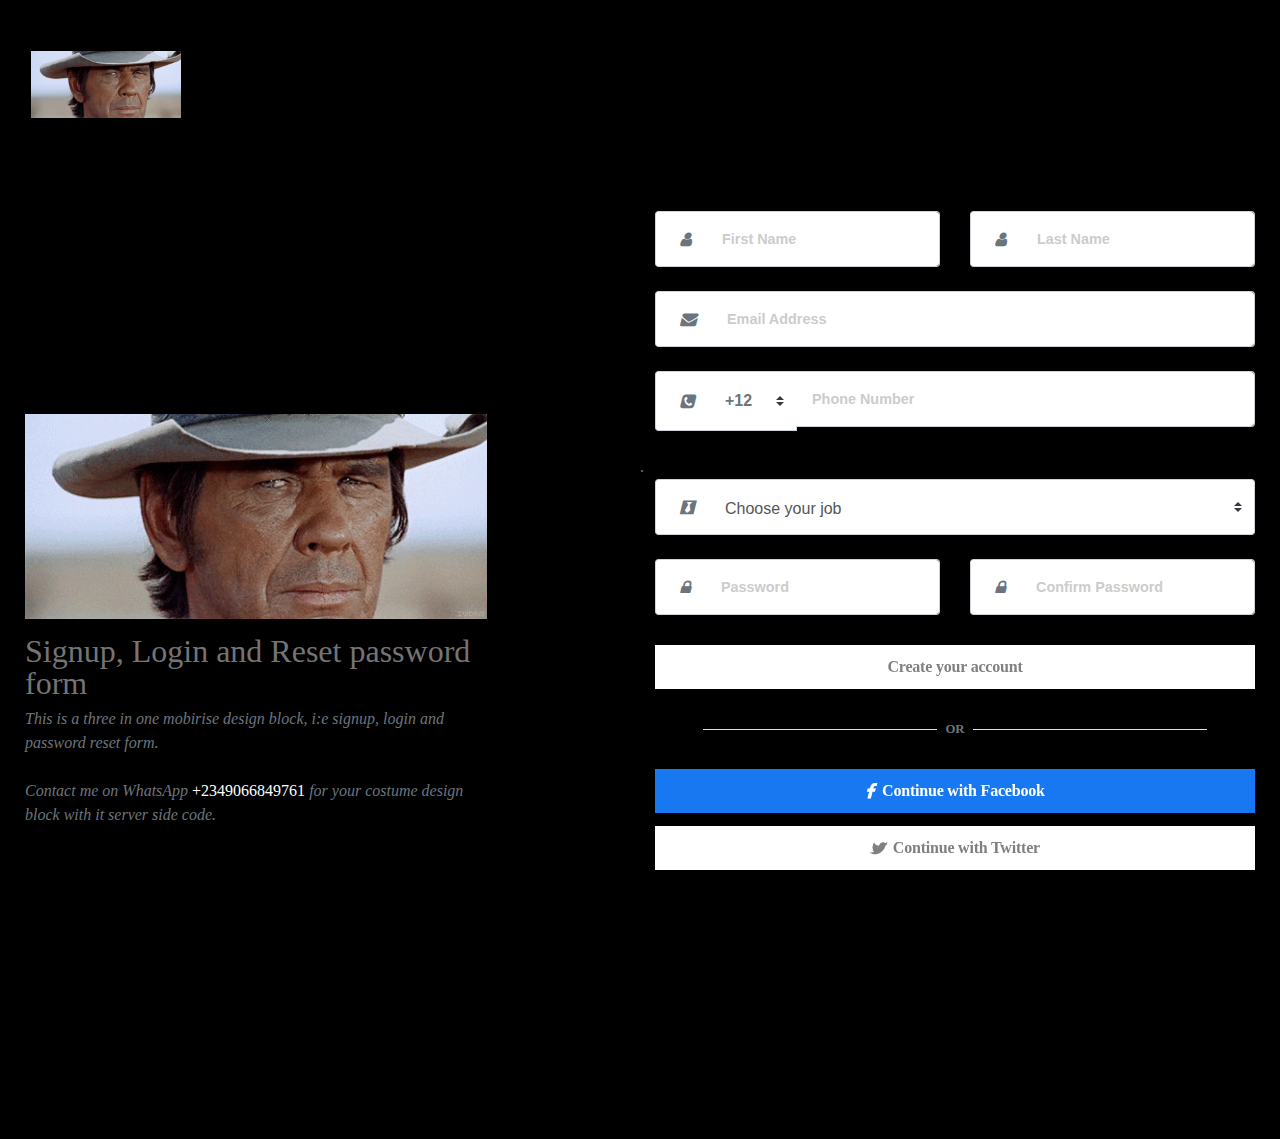
<file: signup.html>
<!DOCTYPE html>
<html  >
<head>
  
  <meta charset="UTF-8">
  <meta http-equiv="X-UA-Compatible" content="IE=edge">
  
  <meta name="viewport" content="width=device-width, initial-scale=1, minimum-scale=1">
  <link rel="shortcut icon" href="assets/images/bhn-ci-2-122x41.png" type="image/x-icon">
  <meta name="description" content="">
  
  
  <title>signup</title>
  <link rel="stylesheet" href="assets/font-awesome/css/font-awesome.css">
  <link rel="stylesheet" href="assets/tether/tether.min.css">
  <link rel="stylesheet" href="assets/bootstrap/css/bootstrap.min.css">
  <link rel="stylesheet" href="assets/bootstrap/css/bootstrap-grid.min.css">
  <link rel="stylesheet" href="assets/bootstrap/css/bootstrap-reboot.min.css">
  <link rel="stylesheet" href="assets/facebook-plugin/style.css">
  <link rel="stylesheet" href="assets/animatecss/animate.min.css">
  <link rel="stylesheet" href="assets/theme/css/style.css">
  <link rel="preload" as="style" href="assets/mobirise/css/mbr-additional.css"><link rel="stylesheet" href="assets/mobirise/css/mbr-additional.css" type="text/css">
  
  <script src="assets/web/assets/lazyload/lazyload.js"></script>

  

<meta name="theme-color" content="#ffffff">
<link rel="manifest" href="manifest.json">
<script src="sw-connect.js"></script>
<meta name="apple-mobile-web-app-capable" content="yes">
<link rel="apple-touch-startup-image" media="(device-width: 320px) and (device-height: 568px) and (-webkit-device-pixel-ratio: 2) and (orientation: portrait)" href="assets/images/apple-launch-640x1136.png">
<link rel="apple-touch-startup-image" media="(device-width: 375px) and (device-height: 667px) and (-webkit-device-pixel-ratio: 2) and (orientation: portrait)" href="assets/images/apple-launch-750x1334.png">
<link rel="apple-touch-startup-image" media="(device-width: 414px) and (device-height: 736px) and (-webkit-device-pixel-ratio: 3) and (orientation: portrait)" href="assets/images/apple-launch-1242x2208.png">
<link rel="apple-touch-startup-image" media="(device-width: 375px) and (device-height: 812px) and (-webkit-device-pixel-ratio: 3) and (orientation: portrait)" href="assets/images/apple-launch-1125x2436.png">
<link rel="apple-touch-startup-image" media="(device-width: 768px) and (device-height: 1024px) and (-webkit-device-pixel-ratio: 2) and (orientation: portrait)" href="assets/images/apple-launch-1536x2048.png">
<link rel="apple-touch-startup-image" media="(device-width: 834px) and (device-height: 1112px) and (-webkit-device-pixel-ratio: 2) and (orientation: portrait)" href="assets/images/apple-launch-1668x2224.png">
<link rel="apple-touch-startup-image" media="(device-width: 1024px) and (device-height: 1366px) and (-webkit-device-pixel-ratio: 2) and (orientation: portrait)" href="assets/images/apple-launch-2048x2732.png">
<meta name="apple-mobile-web-app-status-bar-style" content="default">
<meta name="apple-mobile-web-app-title" content="dev">
<link rel="apple-touch-icon" href="apple-touch-icon.png"></head>
<body>
  <section class="mbr-section article content1 cid-hngyJughEL" id="design-block-hngyJughEL">

     

    <!-- Navbar-->
<header class="header">
    <nav class="navbar navbar-expand-lg navbar-light py-3">
        <div class="container">
            <!-- Navbar Brand -->
            <a href="#" class="navbar-brand">
                <img src="assets/images/s-453d5cbff17c1f5988857f3e3714ef237a045136.gif" alt="logo" width="150" title="">
            </a>
        </div>
    </nav>
</header>


<div class="container" data-form-type="formoid">
    <div class="row py-5 mt-4 align-items-center">
        <!-- For Demo Purpose -->
        <div class="col-md-5 pr-lg-5 mb-5 mb-md-0">
            <img src="assets/images/s-453d5cbff17c1f5988857f3e3714ef237a045136.gif" alt="" class="img-fluid mb-3 d-none d-md-block" title="">
            <h2>Signup, Login and Reset password form</h2>
            <p class="font-italic text-muted mb-0">This is a three in one mobirise design block, i:e signup, login and password reset form.<br><br></p>
            <p class="font-italic text-muted">Contact me on WhatsApp <a href="https://wa.me/+2349066849761">+2349066849761</a> for your costume design block with it server side code.</p>
        </div>
      
        <!-- Registeration Form -->
        <div class="col-md-7 col-lg-6 ml-auto" data-form-type="formoid">
            <form action="https://mobirise.com/" method="POST" class="mbr-form" data-form-title="Mobirise Form"><input type="hidden" name="email" data-form-email="true" value="GchVqiaiMOFfW4VTB+B50vvAvg0mCbxqA4wI3lSPje7Y8Rj9PIHD3AQfRTn7hMhijysVJgVzJv+eVse08dFsZ4EyN8XOK8QqEVbp/a2I43NV/6mGT5SnO/ieE8uP76TO">
              <div class="row">
                        <div hidden="hidden" data-form-alert="" class="alert alert-success col-12">Thanks for submitting!</div>
                        <div hidden="hidden" data-form-alert-danger="" class="alert alert-danger col-12">
                        </div>
                    </div>
                <div class="row">

                    <!-- First Name -->
                    <div class="input-group col-lg-6 mb-4">
                        <div class="input-group-prepend">
                            <span class="input-group-text bg-white px-4 border-md border-right-0">
                                <i class="fa fa-user text-muted" media-simple="true"></i>
                            </span>
                        </div>
                        <input id="firstname-design-block-hngyJughEL" type="text" name="firstname" placeholder="First Name" class="form-control bg-white border-left-0 border-md" data-form-field="Firstname" required="required">
                    </div>

                    <!-- Last Name -->
                    <div class="input-group col-lg-6 mb-4">
                        <div class="input-group-prepend">
                            <span class="input-group-text bg-white px-4 border-md border-right-0">
                                <i class="fa fa-user text-muted" media-simple="true"></i>
                            </span>
                        </div>
                        <input id="lastname-design-block-hngyJughEL" type="text" name="lastname" placeholder="Last Name" class="form-control bg-white border-left-0 border-md" data-form-field="Lastname" required="required">
                    </div>

                    <!-- Email Address -->
                    <div class="input-group col-lg-12 mb-4">
                        <div class="input-group-prepend">
                            <span class="input-group-text bg-white px-4 border-md border-right-0">
                                <i class="fa fa-envelope text-muted" media-simple="true"></i>
                            </span>
                        </div>
                        <input id="email-design-block-hngyJughEL" type="email" name="email" placeholder="Email Address" class="form-control bg-white border-left-0 border-md" data-form-field="Email" required="required">
                    </div>

                    <!-- Phone Number -->
                    <div class="input-group col-lg-12 mb-4">
                        <div class="input-group-prepend">
                            <span class="input-group-text bg-white px-4 border-md border-right-0">
                                <i class="fa fa-phone-square text-muted" media-simple="true"></i>
                            </span>
                        </div>
                        <select id="countryCode-design-block-hngyJughEL" name="countryCode" style="max-width: 80px" class="custom-select form-control bg-white border-left-0 border-md h-100 font-weight-bold text-muted" data-form-field="">
                            <option value="">+12</option>
                            <option value="">+10</option>
                            <option value="">+15</option>
                            <option value="">+18</option>
                        </select>
                        <input id="phone-design-block-hngyJughEL" type="tel" name="phone" placeholder="Phone Number" class="form-control bg-white border-md border-left-0 pl-3" data-form-field="Phone" required="required">
                    </div>.


                    <!-- Job -->
                    <div class="input-group col-lg-12 mb-4">
                        <div class="input-group-prepend">
                            <span class="input-group-text bg-white px-4 border-md border-right-0">
                                <i class="fa fa-black-tie text-muted fa-briefcase fas" media-simple="true"></i>
                            </span>
                        </div>
                        <select id="jobtitle-design-block-hngyJughEL" name="jobtitle" class="form-control custom-select bg-white border-left-0 border-md" data-form-field="Joblist" required="required">
                            <option value="">Choose your job</option>
                            <option value="">Designer</option>
                            <option value="">Developer</option>
                            <option value="">Manager</option>
                            <option value="">Accountant</option>
                        </select>
                    </div>

                    <!-- Password -->
                    <div class="input-group col-lg-6 mb-4">
                        <div class="input-group-prepend">
                            <span class="input-group-text bg-white px-4 border-md border-right-0">
                                <i class="fa fa-lock text-muted" media-simple="true"></i>
                            </span>
                        </div>
                        <input id="password-design-block-hngyJughEL" type="password" name="password" placeholder="Password" class="form-control bg-white border-left-0 border-md" data-form-field="Password" required="required">
                    </div>

                    <!-- Password Confirmation -->
                    <div class="input-group col-lg-6 mb-4">
                        <div class="input-group-prepend">
                            <span class="input-group-text bg-white px-4 border-md border-right-0">
                                <i class="fa fa-lock text-muted" media-simple="true"></i>
                            </span>
                        </div>
                        <input id="passwordConfirmation-design-block-hngyJughEL" type="text" name="passwordConfirmation" placeholder="Confirm Password" class="form-control bg-white border-left-0 border-md" data-form-field="Confirm Password" required="required">
                    </div>

                    <!-- Submit Button -->
                    <div class="form-group col-lg-12 mx-auto mb-0"><button href="#" class="btn btn-primary btn-block py-2" type="submit">
                            <span class="font-weight-bold">Create your account</span>
                        </button></div>

                    <!-- Divider Text -->
                    <div class="form-group col-lg-12 mx-auto d-flex align-items-center my-4">
                        <div class="border-bottom w-100 ml-5"></div>
                        <span class="px-2 small text-muted font-weight-bold text-muted">OR</span>
                        <div class="border-bottom w-100 mr-5"></div>
                    </div>

                    <!-- Social Login -->
                    <div class="form-group col-lg-12 mx-auto"><a href="#" class="btn btn-block py-2 btn-facebook btn-info">
                            <i class="fa fa-facebook-f mr-2 fab"></i>
                            <span class="font-weight-bold">Continue with Facebook</span>
                        </a>
                        <a href="#" class="btn btn-primary btn-block py-2 btn-twitter">
                            <i class="fa fa-twitter mr-2"></i>
                            <span class="font-weight-bold">Continue with Twitter</span>
                        </a>
                        <a href="#" class="btn btn-block py-2 btn-naver btn-secondary">
                            <i class="fa fa-naver mr-2"></i>
                            <span class="font-weight-bold">Continue with Naver</span>
                        </a>
                        <a href="#" class="btn btn-block py-2 btn-kakaotalk btn-success">
                            <i class="fa fa-kakaotalk mr-2"></i>
                            <span class="font-weight-bold">Continue with Kakaotalk</span>
                        </a></div>

                    <!-- Already Registered -->
                    <div class="text-center w-100">
                        <p class="text-muted font-weight-bold">Already Registered? <a href="login.html" class="text-primary ml-2">Login</a></p>
                    </div>

                </div>
            </form>
        </div>
      
      
      
      
      <!-- Login Form -->
        
      
      
      
      <!-- Password-recovery Form -->
        
      
      
      
      
    </div>
</div>
</section>


  <script src="assets/web/assets/jquery/jquery.min.js"></script>
  <script src="assets/popper/popper.min.js"></script>
  <script src="assets/tether/tether.min.js"></script>
  <script src="assets/bootstrap/js/bootstrap.min.js"></script>
  <script src="https://connect.facebook.net/en_US/sdk.js#xfbml=1&version=v2.5"></script>
  <script src="https://apis.google.com/js/plusone.js"></script>
  <script src="assets/facebook-plugin/facebook-script.js"></script>
  <script src="assets/smoothscroll/smooth-scroll.js"></script>
  <script src="assets/viewportchecker/jquery.viewportchecker.js"></script>
  <script src="assets/theme/js/script.js"></script>
  <script src="assets/formoid/formoid.min.js"></script>
  
  
 <div id="scrollToTop" class="scrollToTop mbr-arrow-up"><a style="text-align: center;"><i class="mbr-arrow-up-icon mbr-arrow-up-icon-cm cm-icon cm-icon-smallarrow-up"></i></a></div>
    <input name="animation" type="hidden">
  
</body>
</html>
</file>
<file: assets/web/assets/mobirise-icons2/mobirise2.css>
@font-face {
  font-family: 'Moririse2';
  font-display: swap;
  src:  url('mobirise2.eot?f2bix4');
  src:  url('mobirise2.eot?f2bix4#iefix') format('embedded-opentype'),
    url('mobirise2.ttf?f2bix4') format('truetype'),
    url('mobirise2.woff?f2bix4') format('woff'),
    url('mobirise2.svg?f2bix4#mobirise2') format('svg');
  font-weight: normal;
  font-style: normal;
}

[class^="mobi-"], [class*=" mobi-"] {
  /* use !important to prevent issues with browser extensions that change fonts */
  font-family: 'Moririse2' !important;
  speak: none;
  font-style: normal;
  font-weight: normal;
  font-variant: normal;
  text-transform: none;
  line-height: 1;

  /* Better Font Rendering =========== */
  -webkit-font-smoothing: antialiased;
  -moz-osx-font-smoothing: grayscale;
}

.mobi-mbri-add-submenu:before {
  content: "\e900";
}
.mobi-mbri-alert:before {
  content: "\e901";
}
.mobi-mbri-align-center:before {
  content: "\e902";
}
.mobi-mbri-align-justify:before {
  content: "\e903";
}
.mobi-mbri-align-left:before {
  content: "\e904";
}
.mobi-mbri-align-right:before {
  content: "\e905";
}
.mobi-mbri-android:before {
  content: "\e906";
}
.mobi-mbri-apple:before {
  content: "\e907";
}
.mobi-mbri-arrow-down:before {
  content: "\e908";
}
.mobi-mbri-arrow-next:before {
  content: "\e909";
}
.mobi-mbri-arrow-prev:before {
  content: "\e90a";
}
.mobi-mbri-arrow-up:before {
  content: "\e90b";
}
.mobi-mbri-bold:before {
  content: "\e90c";
}
.mobi-mbri-bookmark:before {
  content: "\e90d";
}
.mobi-mbri-bootstrap:before {
  content: "\e90e";
}
.mobi-mbri-briefcase:before {
  content: "\e90f";
}
.mobi-mbri-browse:before {
  content: "\e910";
}
.mobi-mbri-bulleted-list:before {
  content: "\e911";
}
.mobi-mbri-calendar:before {
  content: "\e912";
}
.mobi-mbri-camera:before {
  content: "\e913";
}
.mobi-mbri-cart-add:before {
  content: "\e914";
}
.mobi-mbri-cart-full:before {
  content: "\e915";
}
.mobi-mbri-cash:before {
  content: "\e916";
}
.mobi-mbri-change-style:before {
  content: "\e917";
}
.mobi-mbri-chat:before {
  content: "\e918";
}
.mobi-mbri-clock:before {
  content: "\e919";
}
.mobi-mbri-close:before {
  content: "\e91a";
}
.mobi-mbri-cloud:before {
  content: "\e91b";
}
.mobi-mbri-code:before {
  content: "\e91c";
}
.mobi-mbri-contact-form:before {
  content: "\e91d";
}
.mobi-mbri-credit-card:before {
  content: "\e91e";
}
.mobi-mbri-cursor-click:before {
  content: "\e91f";
}
.mobi-mbri-cust-feedback:before {
  content: "\e920";
}
.mobi-mbri-database:before {
  content: "\e921";
}
.mobi-mbri-delivery:before {
  content: "\e922";
}
.mobi-mbri-desktop:before {
  content: "\e923";
}
.mobi-mbri-devices:before {
  content: "\e924";
}
.mobi-mbri-down:before {
  content: "\e925";
}
.mobi-mbri-download-2:before {
  content: "\e926";
}
.mobi-mbri-download:before {
  content: "\e927";
}
.mobi-mbri-drag-n-drop-2:before {
  content: "\e928";
}
.mobi-mbri-drag-n-drop:before {
  content: "\e929";
}
.mobi-mbri-edit-2:before {
  content: "\e92a";
}
.mobi-mbri-edit:before {
  content: "\e92b";
}
.mobi-mbri-error:before {
  content: "\e92c";
}
.mobi-mbri-extension:before {
  content: "\e92d";
}
.mobi-mbri-features:before {
  content: "\e92e";
}
.mobi-mbri-file:before {
  content: "\e92f";
}
.mobi-mbri-flag:before {
  content: "\e930";
}
.mobi-mbri-folder:before {
  content: "\e931";
}
.mobi-mbri-gift:before {
  content: "\e932";
}
.mobi-mbri-github:before {
  content: "\e933";
}
.mobi-mbri-globe-2:before {
  content: "\e934";
}
.mobi-mbri-globe:before {
  content: "\e935";
}
.mobi-mbri-growing-chart:before {
  content: "\e936";
}
.mobi-mbri-hearth:before {
  content: "\e937";
}
.mobi-mbri-help:before {
  content: "\e938";
}
.mobi-mbri-home:before {
  content: "\e939";
}
.mobi-mbri-hot-cup:before {
  content: "\e93a";
}
.mobi-mbri-idea:before {
  content: "\e93b";
}
.mobi-mbri-image-gallery:before {
  content: "\e93c";
}
.mobi-mbri-image-slider:before {
  content: "\e93d";
}
.mobi-mbri-info:before {
  content: "\e93e";
}
.mobi-mbri-italic:before {
  content: "\e93f";
}
.mobi-mbri-key:before {
  content: "\e940";
}
.mobi-mbri-laptop:before {
  content: "\e941";
}
.mobi-mbri-layers:before {
  content: "\e942";
}
.mobi-mbri-left-right:before {
  content: "\e943";
}
.mobi-mbri-left:before {
  content: "\e944";
}
.mobi-mbri-letter:before {
  content: "\e945";
}
.mobi-mbri-like:before {
  content: "\e946";
}
.mobi-mbri-link:before {
  content: "\e947";
}
.mobi-mbri-lock:before {
  content: "\e948";
}
.mobi-mbri-login:before {
  content: "\e949";
}
.mobi-mbri-logout:before {
  content: "\e94a";
}
.mobi-mbri-magic-stick:before {
  content: "\e94b";
}
.mobi-mbri-map-pin:before {
  content: "\e94c";
}
.mobi-mbri-menu:before {
  content: "\e94d";
}
.mobi-mbri-mobile-2:before {
  content: "\e94e";
}
.mobi-mbri-mobile-horizontal:before {
  content: "\e94f";
}
.mobi-mbri-mobile:before {
  content: "\e950";
}
.mobi-mbri-mobirise:before {
  content: "\e951";
}
.mobi-mbri-more-horizontal:before {
  content: "\e952";
}
.mobi-mbri-more-vertical:before {
  content: "\e953";
}
.mobi-mbri-music:before {
  content: "\e954";
}
.mobi-mbri-new-file:before {
  content: "\e955";
}
.mobi-mbri-numbered-list:before {
  content: "\e956";
}
.mobi-mbri-opened-folder:before {
  content: "\e957";
}
.mobi-mbri-pages:before {
  content: "\e958";
}
.mobi-mbri-paper-plane:before {
  content: "\e959";
}
.mobi-mbri-paperclip:before {
  content: "\e95a";
}
.mobi-mbri-phone:before {
  content: "\e95b";
}
.mobi-mbri-photo:before {
  content: "\e95c";
}
.mobi-mbri-photos:before {
  content: "\e95d";
}
.mobi-mbri-pin:before {
  content: "\e95e";
}
.mobi-mbri-play:before {
  content: "\e95f";
}
.mobi-mbri-plus:before {
  content: "\e960";
}
.mobi-mbri-preview:before {
  content: "\e961";
}
.mobi-mbri-print:before {
  content: "\e962";
}
.mobi-mbri-protect:before {
  content: "\e963";
}
.mobi-mbri-question:before {
  content: "\e964";
}
.mobi-mbri-quote-left:before {
  content: "\e965";
}
.mobi-mbri-quote-right:before {
  content: "\e966";
}
.mobi-mbri-redo:before {
  content: "\e967";
}
.mobi-mbri-refresh:before {
  content: "\e968";
}
.mobi-mbri-responsive-2:before {
  content: "\e969";
}
.mobi-mbri-responsive:before {
  content: "\e96a";
}
.mobi-mbri-right:before {
  content: "\e96b";
}
.mobi-mbri-rocket:before {
  content: "\e96c";
}
.mobi-mbri-sad-face:before {
  content: "\e96d";
}
.mobi-mbri-sale:before {
  content: "\e96e";
}
.mobi-mbri-save:before {
  content: "\e96f";
}
.mobi-mbri-search:before {
  content: "\e970";
}
.mobi-mbri-setting-2:before {
  content: "\e971";
}
.mobi-mbri-setting-3:before {
  content: "\e972";
}
.mobi-mbri-setting:before {
  content: "\e973";
}
.mobi-mbri-share:before {
  content: "\e974";
}
.mobi-mbri-shopping-bag:before {
  content: "\e975";
}
.mobi-mbri-shopping-basket:before {
  content: "\e976";
}
.mobi-mbri-shopping-cart:before {
  content: "\e977";
}
.mobi-mbri-sites:before {
  content: "\e978";
}
.mobi-mbri-smile-face:before {
  content: "\e979";
}
.mobi-mbri-speed:before {
  content: "\e97a";
}
.mobi-mbri-star:before {
  content: "\e97b";
}
.mobi-mbri-success:before {
  content: "\e97c";
}
.mobi-mbri-sun:before {
  content: "\e97d";
}
.mobi-mbri-sun2:before {
  content: "\e97e";
}
.mobi-mbri-tablet-vertical:before {
  content: "\e97f";
}
.mobi-mbri-tablet:before {
  content: "\e980";
}
.mobi-mbri-target:before {
  content: "\e981";
}
.mobi-mbri-timer:before {
  content: "\e982";
}
.mobi-mbri-to-ftp:before {
  content: "\e983";
}
.mobi-mbri-to-local-drive:before {
  content: "\e984";
}
.mobi-mbri-touch-swipe:before {
  content: "\e985";
}
.mobi-mbri-touch:before {
  content: "\e986";
}
.mobi-mbri-trash:before {
  content: "\e987";
}
.mobi-mbri-underline:before {
  content: "\e988";
}
.mobi-mbri-undo:before {
  content: "\e989";
}
.mobi-mbri-unlink:before {
  content: "\e98a";
}
.mobi-mbri-unlock:before {
  content: "\e98b";
}
.mobi-mbri-up-down:before {
  content: "\e98c";
}
.mobi-mbri-up:before {
  content: "\e98d";
}
.mobi-mbri-update:before {
  content: "\e98e";
}
.mobi-mbri-upload-2:before {
  content: "\e98f";
}
.mobi-mbri-upload:before {
  content: "\e990";
}
.mobi-mbri-user-2:before {
  content: "\e991";
}
.mobi-mbri-user:before {
  content: "\e992";
}
.mobi-mbri-users:before {
  content: "\e993";
}
.mobi-mbri-video-play:before {
  content: "\e994";
}
.mobi-mbri-video:before {
  content: "\e995";
}
.mobi-mbri-watch:before {
  content: "\e996";
}
.mobi-mbri-website-theme-2:before {
  content: "\e997";
}
.mobi-mbri-website-theme:before {
  content: "\e998";
}
.mobi-mbri-wifi:before {
  content: "\e999";
}
.mobi-mbri-windows:before {
  content: "\e99a";
}
.mobi-mbri-zoom-in:before {
  content: "\e99b";
}
.mobi-mbri-zoom-out:before {
  content: "\e99c";
}
</file>
<file: assets/facebook-plugin/style.css>
.mbr-section.mbr-section__comments{
    position: relative;
}
.mbr-section__comments{
    background-size: cover;
}
.addons-container {
  position: relative;
  margin-left: auto;
  margin-right: auto;
  padding-right: 15px;
  padding-left: 15px; }
  @media (min-width: 576px) {
    .addons-container {
      padding-right: 15px;
      padding-left: 15px; } }
  @media (min-width: 768px) {
    .addons-container {
      padding-right: 15px;
      padding-left: 15px; } }
  @media (min-width: 992px) {
    .addons-container {
      padding-right: 15px;
      padding-left: 15px; } }
  @media (min-width: 1200px) {
    .addons-container {
      padding-right: 15px;
      padding-left: 15px; } }
  @media (min-width: 576px) {
    .addons-container {
      width: 540px;
      max-width: 100%; } }
  @media (min-width: 768px) {
    .addons-container {
      width: 720px;
      max-width: 100%; } }
  @media (min-width: 992px) {
    .addons-container {
      width: 960px;
      max-width: 100%; } }
  @media (min-width: 1200px) {
    .addons-container {
      width: 1140px;
      max-width: 100%; } }

.addons-container-inner{
    position: relative;
    width: 100%;
    min-height: 1px;
    padding-right: 15px;
    padding-left: 15px;
}
@media (min-width: 567px) {
    .addons-container-inner{
        -ms-flex: 0 0 66.666667%;
        flex: 0 0 66.666667%;
        max-width: 66.666667%;
    }
}
.addons-row{
    display: flex;
    justify-content:center;
}
</file>
<file: assets/theme/css/style.css>
section {
  background-color: #eeeeee;
}

.form-control:focus {
  box-shadow: none;
}

:focus {
  outline: none;
}

section,
.container,
.container-fluid {
  position: relative;
  word-wrap: break-word;
}

a.mbr-iconfont:hover {
  text-decoration: none;
}

.article .lead p,
.article .lead ul,
.article .lead ol,
.article .lead pre,
.article .lead blockquote {
  margin-bottom: 0;
}

a {
  font-style: normal;
  font-weight: 400;
  cursor: pointer;
}

a, a:hover {
  text-decoration: none;
}

figure {
  margin-bottom: 0;
}

body {
  color: #747474;
}

h1,
h2,
h3,
h4,
h5,
h6,
.h1,
.h2,
.h3,
.h4,
.h5,
.h6,
.display-1,
.display-2,
.display-3,
.display-4 {
  line-height: 1;
  word-break: break-word;
  word-wrap: break-word;
}

b,
strong {
  font-weight: bold;
}

blockquote {
  padding: 10px 0 10px 20px;
  position: relative;
  border-left: 2px solid;
  border-color: #ff3366;
}

input:-webkit-autofill, input:-webkit-autofill:hover, input:-webkit-autofill:focus, input:-webkit-autofill:active {
  transition-delay: 9999s;
  transition-property: background-color, color;
}

textarea[type="hidden"] {
  display: none;
}

body {
  position: relative;
}

section {
  background-position: 50% 50%;
  background-repeat: no-repeat;
  background-size: cover;
}

section .mbr-background-video,
section .mbr-background-video-preview {
  position: absolute;
  bottom: 0;
  left: 0;
  right: 0;
  top: 0;
}

.hidden {
  visibility: hidden;
}

.mbr-z-index20 {
  z-index: 20;
}

/*! Base colors */
.mbr-white {
  color: #ffffff;
}

.mbr-black {
  color: #101010;
}

.mbr-bg-white {
  background-color: #ffffff;
}

.mbr-bg-black {
  background-color: #000000;
}

/*! Text-aligns */
.align-left {
  text-align: left;
}

.align-center {
  text-align: center;
}

.align-right {
  text-align: right;
}

@media (max-width: 767px) {
  .align-left,
  .align-center,
  .align-right,
  .mbr-section-btn,
  .mbr-section-title {
    text-align: left;
  }
}

/*! Font-weight  */
.mbr-light {
  font-weight: 300;
}

.mbr-regular {
  font-weight: 400;
}

.mbr-semibold {
  font-weight: 500;
}

.mbr-bold {
  font-weight: 700;
}

/*! Media.text-black:hover, a.text-black:focus */
.media-size-item {
  -moz-flex: 1 1 auto;
  -o-flex: 1 1 auto;
  flex: 1 1 auto;
}

.media-content {
  flex-basis: 100%;
}

.media-container-row {
  display: flex;
  flex-direction: row;
  flex-wrap: wrap;
  justify-content: center;
  align-content: center;
  align-items: start;
}

.media-container-row .media-size-item {
  width: 400px;
}

.media-container-column {
  display: flex;
  flex-direction: column;
  flex-wrap: wrap;
  justify-content: center;
  align-content: center;
  align-items: stretch;
}

.media-container-column > * {
  width: 100%;
}

@media (min-width: 992px) {
  .media-container-row {
    flex-wrap: nowrap;
  }
}

figure {
  overflow: hidden;
}

figure[mbr-media-size] {
  transition: width 0.1s;
}

.mbr-figure img,
.mbr-figure iframe {
  display: block;
  width: 100%;
}

.card {
  background-color: transparent;
  border: none;
}

.card-box {
  width: 100%;
}

.card-img {
  flex-shrink: 0;
  -webkit-flex-shrink: 0;
}

.media {
  max-width: 100%;
  margin: 0 auto;
}

.mbr-figure {
  -ms-grid-row-align: center;
  align-self: center;
}

.media-container > div {
  max-width: 100%;
}

.mbr-figure img,
.card-img img {
  width: 100%;
}

@media (max-width: 991px) {
  .media-size-item {
    width: auto !important;
  }
  .media {
    width: auto;
  }
  .mbr-figure {
    width: 100% !important;
  }
}

/*! Buttons */
.mbr-section-btn {
  margin-left: 0rem;
  margin-right: 0rem;
  font-size: 0;
}

nav .mbr-section-btn {
  margin-left: 0rem;
  margin-right: 0rem;
}

/*! Btn icon margin */
.btn .mbr-iconfont,
.btn.btn-sm .mbr-iconfont {
  cursor: pointer;
  margin-right: 0.5rem;
}

.btn.btn-md .mbr-iconfont,
.btn.btn-md .mbr-iconfont {
  margin-right: 0.8rem;
}

.mbr-regular {
  font-weight: 400;
}

.mbr-semibold {
  font-weight: 500;
}

.mbr-bold {
  font-weight: 700;
}

[type="submit"] {
  -webkit-appearance: none;
}

/*! Full-screen */
.mbr-fullscreen .mbr-overlay {
  min-height: 100vh;
}

.mbr-fullscreen {
  display: flex;
  display: -moz-flex;
  display: -ms-flex;
  display: -o-flex;
  align-items: center;
  -webkit-align-items: center;
  min-height: 100vh;
  padding-top: 3rem;
  padding-bottom: 3rem;
}

/*! Map */
.map {
  height: 25rem;
  position: relative;
}

.map iframe {
  width: 100%;
  height: 100%;
}

/* Form */
.form-asterisk {
  font-family: initial;
  position: absolute;
  top: -2px;
  font-weight: normal;
}

/*! Scroll to top arrow */
.mbr-arrow-up {
  bottom: 25px;
  right: 90px;
  position: fixed;
  text-align: right;
  z-index: 5000;
  color: #ffffff;
  font-size: 32px;
  transform: rotate(180deg);
  -webkit-transform: rotate(180deg);
}

.mbr-arrow-up a {
  background: rgba(0, 0, 0, 0.2);
  border-radius: 3px;
  color: #fff;
  display: inline-block;
  height: 60px;
  width: 60px;
  outline-style: none !important;
  position: relative;
  text-decoration: none;
  transition: all .3s ease-in-out;
  cursor: pointer;
  text-align: center;
}

.mbr-arrow-up a:hover {
  background-color: rgba(0, 0, 0, 0.4);
}

.mbr-arrow-up a i {
  line-height: 60px;
}

.mbr-arrow-up-icon {
  display: block;
  color: #fff;
}

.mbr-arrow-up-icon::before {
  content: "\203a";
  display: inline-block;
  font-family: serif;
  font-size: 32px;
  line-height: 1;
  font-style: normal;
  position: relative;
  top: 6px;
  left: -4px;
  -webkit-transform: rotate(-90deg);
  transform: rotate(-90deg);
}

/*! Arrow Down */
.mbr-arrow {
  position: absolute;
  bottom: 45px;
  left: 50%;
  width: 60px;
  height: 60px;
  cursor: pointer;
  background-color: rgba(80, 80, 80, 0.5);
  border-radius: 50%;
  -webkit-transform: translateX(-50%);
  transform: translateX(-50%);
}

.mbr-arrow > a {
  display: inline-block;
  text-decoration: none;
  outline-style: none;
  -webkit-animation: arrowdown 1.7s ease-in-out infinite;
  animation: arrowdown 1.7s ease-in-out infinite;
}

.mbr-arrow > a > i {
  position: absolute;
  top: -2px;
  left: 15px;
  font-size: 2rem;
}

@keyframes arrowdown {
  0% {
    transform: translateY(0px);
    -webkit-transform: translateY(0px);
  }
  50% {
    transform: translateY(-5px);
    -webkit-transform: translateY(-5px);
  }
  100% {
    transform: translateY(0px);
    -webkit-transform: translateY(0px);
  }
}

@-webkit-keyframes arrowdown {
  0% {
    transform: translateY(0px);
    -webkit-transform: translateY(0px);
  }
  50% {
    transform: translateY(-5px);
    -webkit-transform: translateY(-5px);
  }
  100% {
    transform: translateY(0px);
    -webkit-transform: translateY(0px);
  }
}

@media (max-width: 500px) {
  .mbr-arrow-up {
    left: 50%;
    right: auto;
    transform: translateX(-50%) rotate(180deg);
    -webkit-transform: translateX(-50%) rotate(180deg);
  }
}

/*Gradients animation*/
@keyframes gradient-animation {
  from {
    background-position: 0% 100%;
    -webkit-animation-timing-function: ease-in-out;
            animation-timing-function: ease-in-out;
  }
  to {
    background-position: 100% 0%;
    -webkit-animation-timing-function: ease-in-out;
            animation-timing-function: ease-in-out;
  }
}

@-webkit-keyframes gradient-animation {
  from {
    background-position: 0% 100%;
    -webkit-animation-timing-function: ease-in-out;
            animation-timing-function: ease-in-out;
  }
  to {
    background-position: 100% 0%;
    -webkit-animation-timing-function: ease-in-out;
            animation-timing-function: ease-in-out;
  }
}

.bg-gradient {
  background-size: 200% 200%;
  animation: gradient-animation 5s infinite alternate;
  -webkit-animation: gradient-animation 5s infinite alternate;
}

.menu .navbar-brand {
  display: -webkit-flex;
}

.menu .navbar-brand span {
  display: flex;
  display: -webkit-flex;
}

.menu .navbar-brand .navbar-caption-wrap {
  display: -webkit-flex;
}

.menu .navbar-brand .navbar-logo img {
  display: -webkit-flex;
}

@media (min-width: 768px) and (max-width: 991px) {
  .menu .navbar-toggleable-sm .navbar-nav {
    display: -ms-flexbox;
  }
}

@media (max-width: 991px) {
  .menu .navbar-collapse {
    max-height: 93.5vh;
  }
}

@media (min-width: 992px) {
  .menu .navbar-nav.nav-dropdown {
    display: -webkit-flex;
  }
  .menu .navbar-toggleable-sm .navbar-collapse {
    display: -webkit-flex !important;
  }
  .menu .collapsed .navbar-collapse {
    max-height: 93.5vh;
  }
  .menu .collapsed .navbar-collapse.show {
    overflow: auto;
  }
}

@media (max-width: 767px) {
  .menu .navbar-collapse {
    max-height: 80vh;
  }
}

.navbar {
  display: -webkit-flex;
  -webkit-flex-wrap: wrap;
  -webkit-align-items: center;
  -webkit-justify-content: space-between;
}

.navbar-collapse {
  -webkit-flex-basis: 100%;
  -webkit-flex-grow: 1;
  -webkit-align-items: center;
}

.nav {
  display: -webkit-flex;
  -webkit-flex-wrap: wrap;
}

.row {
  display: -webkit-flex;
  -webkit-flex-wrap: wrap;
}

.justify-content-center {
  -webkit-justify-content: center;
}

.form-inline {
  display: -webkit-flex;
  -webkit-align-items: center;
}

.card-wrapper {
  -webkit-flex: 1;
}

.carousel-control {
  z-index: 10;
  display: -webkit-flex;
  -webkit-align-items: center;
  -webkit-justify-content: center;
}

.carousel-controls {
  display: -webkit-flex;
}

.media {
  display: -webkit-flex;
}

.form-group:focus {
  outline: none;
}

.jq-selectbox__select {
  padding: 1.07em .5em;
  position: absolute;
  top: 0;
  left: 0;
  width: 100%;
}

.jq-selectbox__dropdown {
  position: absolute;
  top: 100%;
  left: 0 !important;
  width: 100% !important;
}

.jq-selectbox__trigger-arrow {
  -webkit-transform: translateY(-50%);
          transform: translateY(-50%);
}

.jq-selectbox li {
  padding: 1.07em .5em;
}

input[type="range"] {
  padding-left: 0 !important;
  padding-right: 0 !important;
}

.modal-dialog,
.modal-content {
  height: 100%;
}

.modal-dialog .carousel-inner {
  height: calc(100vh - 1.75rem);
}

@media (max-width: 575px) {
  .modal-dialog .carousel-inner {
    height: calc(100vh - 1rem);
  }
}

.carousel-item {
  text-align: center;
}

.carousel-item img {
  margin: auto;
}

.navbar-toggler {
  align-self: flex-start;
  padding: 0.25rem 0.75rem;
  font-size: 1.25rem;
  line-height: 1;
  background: transparent;
  border: 1px solid transparent;
  border-radius: 0.25rem;
}

.navbar-toggler:focus,
.navbar-toggler:hover {
  text-decoration: none;
}

.navbar-toggler-icon {
  display: inline-block;
  width: 1.5em;
  height: 1.5em;
  vertical-align: middle;
  content: "";
  background: no-repeat center center;
  background-size: 100% 100%;
}

.navbar-toggler-left {
  position: absolute;
  left: 1rem;
}

.navbar-toggler-right {
  position: absolute;
  right: 1rem;
}

@media (max-width: 575px) {
  .navbar-toggleable .navbar-nav .dropdown-menu {
    position: static;
    float: none;
  }
  .navbar-toggleable > .container {
    padding-right: 0;
    padding-left: 0;
  }
}

@media (min-width: 576px) {
  .navbar-toggleable {
    flex-direction: row;
    flex-wrap: nowrap;
    align-items: center;
  }
  .navbar-toggleable .navbar-nav {
    flex-direction: row;
  }
  .navbar-toggleable .navbar-nav .nav-link {
    padding-right: .5rem;
    padding-left: .5rem;
  }
  .navbar-toggleable > .container {
    display: flex;
    flex-wrap: nowrap;
    align-items: center;
  }
  .navbar-toggleable .navbar-collapse {
    display: flex !important;
    width: 100%;
  }
  .navbar-toggleable .navbar-toggler {
    display: none;
  }
}

@media (max-width: 767px) {
  .navbar-toggleable-sm .navbar-nav .dropdown-menu {
    position: static;
    float: none;
  }
  .navbar-toggleable-sm > .container {
    padding-right: 0;
    padding-left: 0;
  }
}

@media (min-width: 768px) {
  .navbar-toggleable-sm {
    flex-direction: row;
    flex-wrap: nowrap;
    align-items: center;
  }
  .navbar-toggleable-sm .navbar-nav {
    flex-direction: row;
  }
  .navbar-toggleable-sm .navbar-nav .nav-link {
    padding-right: .5rem;
    padding-left: .5rem;
  }
  .navbar-toggleable-sm > .container {
    display: flex;
    flex-wrap: nowrap;
    align-items: center;
  }
  .navbar-toggleable-sm .navbar-collapse {
    display: none;
    width: 100%;
  }
  .navbar-toggleable-sm .navbar-toggler {
    display: none;
  }
}

@media (max-width: 991px) {
  .navbar-toggleable-md .navbar-nav .dropdown-menu {
    position: static;
    float: none;
  }
  .navbar-toggleable-md > .container {
    padding-right: 0;
    padding-left: 0;
  }
}

@media (min-width: 992px) {
  .navbar-toggleable-md {
    flex-direction: row;
    flex-wrap: nowrap;
    align-items: center;
  }
  .navbar-toggleable-md .navbar-nav {
    flex-direction: row;
  }
  .navbar-toggleable-md .navbar-nav .nav-link {
    padding-right: .5rem;
    padding-left: .5rem;
  }
  .navbar-toggleable-md > .container {
    display: flex;
    flex-wrap: nowrap;
    align-items: center;
  }
  .navbar-toggleable-md .navbar-collapse {
    display: flex !important;
    width: 100%;
  }
  .navbar-toggleable-md .navbar-toggler {
    display: none;
  }
}

@media (max-width: 1199px) {
  .navbar-toggleable-lg .navbar-nav .dropdown-menu {
    position: static;
    float: none;
  }
  .navbar-toggleable-lg > .container {
    padding-right: 0;
    padding-left: 0;
  }
}

@media (min-width: 1200px) {
  .navbar-toggleable-lg {
    flex-direction: row;
    flex-wrap: nowrap;
    align-items: center;
  }
  .navbar-toggleable-lg .navbar-nav {
    flex-direction: row;
  }
  .navbar-toggleable-lg .navbar-nav .nav-link {
    padding-right: .5rem;
    padding-left: .5rem;
  }
  .navbar-toggleable-lg > .container {
    display: flex;
    flex-wrap: nowrap;
    align-items: center;
  }
  .navbar-toggleable-lg .navbar-collapse {
    display: flex !important;
    width: 100%;
  }
  .navbar-toggleable-lg .navbar-toggler {
    display: none;
  }
}

.navbar-toggleable-xl {
  flex-direction: row;
  flex-wrap: nowrap;
  align-items: center;
}

.navbar-toggleable-xl .navbar-nav .dropdown-menu {
  position: static;
  float: none;
}

.navbar-toggleable-xl > .container {
  padding-right: 0;
  padding-left: 0;
}

.navbar-toggleable-xl .navbar-nav {
  flex-direction: row;
}

.navbar-toggleable-xl .navbar-nav .nav-link {
  padding-right: .5rem;
  padding-left: .5rem;
}

.navbar-toggleable-xl > .container {
  display: flex;
  flex-wrap: nowrap;
  align-items: center;
}

.navbar-toggleable-xl .navbar-collapse {
  display: flex !important;
  width: 100%;
}

.navbar-toggleable-xl .navbar-toggler {
  display: none;
}

.card-img {
  width: auto;
}

.menu .navbar.collapsed:not(.beta-menu) {
  flex-direction: column;
}

.carousel-item.active,
.carousel-item-next,
.carousel-item-prev {
  display: flex;
}

.note-air-layout .dropup .dropdown-menu,
.note-air-layout .navbar-fixed-bottom .dropdown .dropdown-menu {
  bottom: initial !important;
}

html,
body {
  height: auto;
  min-height: 100vh;
}

.dropup .dropdown-toggle::after {
  display: none;
}

.mbr-section-title {
  font-style: normal;
}

.mbr-text {
  font-style: normal;
}

body {
  font-style: normal;
  font-weight: 400;
}

.btn {
  font-weight: 800;
  border-width: 2px;
  font-style: normal;
  letter-spacing: -0.2px;
  margin-right: 0.8rem;
  margin-left: 0.8rem;
  margin-bottom: 1rem;
  white-space: normal;
  transition: all .3s ease-in-out;
  display: inline-flex;
  align-items: center;
  justify-content: center;
  word-break: break-word;
  -webkit-align-items: center;
  -webkit-justify-content: center;
  display: -webkit-inline-flex;
  overflow: hidden;
}

.btn-sm {
  font-weight: 500;
  letter-spacing: 1px;
  transition: all .3s ease-in-out;
}

.btn-md {
  border-radius: 0px;
  font-weight: 500;
  letter-spacing: 1px;
  transition: all .3s ease-in-out;
}

.btn-lg {
  font-weight: 500;
  letter-spacing: 1px;
  margin: .4rem .8rem !important;
  transition: all .3s ease-in-out;
}

.btn-form {
  margin: 0;
  border-radius: 0;
}

.btn-form:hover {
  cursor: pointer;
}

#scrollToTop a i:before {
  content: '';
  position: absolute;
  height: 40%;
  top: 25%;
  background: #fff;
  width: 2px;
  left: calc(50% - 1px);
}

#scrollToTop a i:after {
  content: '';
  position: absolute;
  display: block;
  border-top: 2px solid #fff;
  border-right: 2px solid #fff;
  width: 40%;
  height: 40%;
  left: 30%;
  bottom: 30%;
  transform: rotate(135deg);
  -webkit-transform: rotate(135deg);
}

/* Others*/
.note-check a[data-value=Rubik] {
  font-style: normal;
}

.mbr-arrow a {
  color: #ffffff;
}

@media (max-width: 767px) {
  .mbr-arrow {
    display: none;
  }
}

.form-control-label {
  position: relative;
  cursor: pointer;
  margin-bottom: .357em;
  padding: 0;
}

.alert {
  color: #ffffff;
  border-radius: 0;
  border: 0;
  font-size: .875rem;
  line-height: 1.5;
  margin-bottom: 1.875rem;
  padding: 1.25rem;
  position: relative;
}

.alert.alert-form::after {
  background-color: inherit;
  bottom: -7px;
  content: "";
  display: block;
  height: 14px;
  left: 50%;
  margin-left: -7px;
  position: absolute;
  transform: rotate(45deg);
  width: 14px;
  -webkit-transform: rotate(45deg);
}

.form-control {
  background-color: #f3f3f3;
  box-shadow: none;
  color: #565656;
  line-height: 1.43;
  min-height: 3.5em;
  padding: 1.07em .5em;
}

.mbr-overlay {
  background-color: #000;
  bottom: 0;
  left: 0;
  opacity: .5;
  position: absolute;
  right: 0;
  top: 0;
  z-index: 0;
  pointer-events: none;
}

blockquote {
  font-style: italic;
  padding: 10px 0 10px 20px;
  font-size: 1.09rem;
  position: relative;
  border-width: 3px;
}

ul,
ol,
pre,
blockquote {
  margin-bottom: 2.3125rem;
}

pre {
  background: #f4f4f4;
  padding: 10px 24px;
  white-space: pre-wrap;
}

.inactive {
  -webkit-user-select: none;
  -moz-user-select: none;
  -ms-user-select: none;
  user-select: none;
  pointer-events: none;
  -webkit-user-drag: none;
  user-drag: none;
}

.mbr-section__comments .row {
  justify-content: center;
  -webkit-justify-content: center;
}

a.text-black {
  color: #101010;
}

@media (min-width: 1200px) {
  .container {
    max-width: 1260px !important;
  }
}

@media (min-width: 768px) and (max-width: 1200px) {
  .container {
    max-width: 100%;
  }
}
</file>
<file: assets/mobirise/css/mbr-additional.css>
@import url(https://fonts.googleapis.com/css?family=Roboto:100,100i,300,300i,400,400i,500,500i,700,700i,900,900i&display=swap);
@import url(https://fonts.googleapis.com/css?family=Black+Han+Sans:400&display=swap);





body {
  font-family: Roboto;
}
.display-1 {
  font-family: 'Roboto', sans-serif;
  font-size: 4.9rem;
  font-weight: 800;
  letter-spacing: -2px;
}
.display-1 > .mbr-iconfont {
  font-size: 7.84rem;
}
.display-2 {
  font-family: 'Roboto', sans-serif;
  font-size: 3rem;
  line-height: 1.2;
  font-weight: 700;
}
.display-2 > .mbr-iconfont {
  font-size: 4.8rem;
}
.display-4 {
  font-family: 'Black Han Sans', sans-serif;
  font-size: 1.5rem;
  line-height: 1.4;
  font-weight: 400;
}
.display-4 > .mbr-iconfont {
  font-size: 2.4rem;
}
.display-5 {
  font-family: 'Black Han Sans', sans-serif;
  font-size: 1.5rem;
  line-height: 1.4;
}
.display-5 > .mbr-iconfont {
  font-size: 2.4rem;
}
.display-7 {
  font-family: 'Roboto', sans-serif;
  font-size: 1rem;
  line-height: 1.5;
}
.display-7 > .mbr-iconfont {
  font-size: 1.6rem;
}
/* ---- Fluid typography for mobile devices ---- */
/* 1.4 - font scale ratio ( bootstrap == 1.42857 ) */
/* 100vw - current viewport width */
/* (48 - 20)  48 == 48rem == 768px, 20 == 20rem == 320px(minimal supported viewport) */
/* 0.65 - min scale variable, may vary */
@media (max-width: 768px) {
  .display-1 {
    font-size: 3.92rem;
    font-size: calc( 2.365rem + (4.9 - 2.365) * ((100vw - 20rem) / (48 - 20)));
    line-height: calc( 1.4 * (2.365rem + (4.9 - 2.365) * ((100vw - 20rem) / (48 - 20))));
  }
  .display-2 {
    font-size: 2.4rem;
    font-size: calc( 1.7rem + (3 - 1.7) * ((100vw - 20rem) / (48 - 20)));
    line-height: calc( 1.4 * (1.7rem + (3 - 1.7) * ((100vw - 20rem) / (48 - 20))));
  }
  .display-4 {
    font-size: 1.2rem;
    font-size: calc( 1.175rem + (1.5 - 1.175) * ((100vw - 20rem) / (48 - 20)));
    line-height: calc( 1.4 * (1.175rem + (1.5 - 1.175) * ((100vw - 20rem) / (48 - 20))));
  }
  .display-5 {
    font-size: 1.2rem;
    font-size: calc( 1.175rem + (1.5 - 1.175) * ((100vw - 20rem) / (48 - 20)));
    line-height: calc( 1.4 * (1.175rem + (1.5 - 1.175) * ((100vw - 20rem) / (48 - 20))));
  }
}
/* Buttons */
.btn {
  padding: 1.25rem 2.5rem;
  border-radius: 0px;
}
.btn-sm {
  padding: 0.6rem 1.5rem;
  border-radius: 0px;
}
.btn-md {
  padding: 1rem 2.6rem;
  border-radius: 0px;
}
.btn-lg {
  padding: 1.2rem 3.2rem;
  border-radius: 6px;
}
.bg-primary {
  background-color: #ffffff !important;
}
.bg-success {
  background-color: #ffe812 !important;
}
.bg-info {
  background-color: #1778f2 !important;
}
.bg-warning {
  background-color: #879a9f !important;
}
.bg-danger {
  background-color: #000000 !important;
}
.btn-primary,
.btn-primary:active {
  background-color: #ffffff !important;
  border-color: #ffffff !important;
  color: #808080 !important;
}
.btn-primary:hover,
.btn-primary:focus,
.btn-primary.focus,
.btn-primary.active {
  color: #808080 !important;
  background-color: #d9d9d9 !important;
  border-color: #d9d9d9 !important;
}
.btn-primary.disabled,
.btn-primary:disabled {
  color: #808080 !important;
  background-color: #d9d9d9 !important;
  border-color: #d9d9d9 !important;
}
.btn-secondary,
.btn-secondary:active {
  background-color: #2db400 !important;
  border-color: #2db400 !important;
  color: #ffffff !important;
}
.btn-secondary:hover,
.btn-secondary:focus,
.btn-secondary.focus,
.btn-secondary.active {
  color: #ffffff !important;
  background-color: #1a6800 !important;
  border-color: #1a6800 !important;
}
.btn-secondary.disabled,
.btn-secondary:disabled {
  color: #ffffff !important;
  background-color: #1a6800 !important;
  border-color: #1a6800 !important;
}
.btn-info,
.btn-info:active {
  background-color: #1778f2 !important;
  border-color: #1778f2 !important;
  color: #ffffff !important;
}
.btn-info:hover,
.btn-info:focus,
.btn-info.focus,
.btn-info.active {
  color: #ffffff !important;
  background-color: #0a55b2 !important;
  border-color: #0a55b2 !important;
}
.btn-info.disabled,
.btn-info:disabled {
  color: #ffffff !important;
  background-color: #0a55b2 !important;
  border-color: #0a55b2 !important;
}
.btn-success,
.btn-success:active {
  background-color: #ffe812 !important;
  border-color: #ffe812 !important;
  color: #121000 !important;
}
.btn-success:hover,
.btn-success:focus,
.btn-success.focus,
.btn-success.active {
  color: #121000 !important;
  background-color: #c4b100 !important;
  border-color: #c4b100 !important;
}
.btn-success.disabled,
.btn-success:disabled {
  color: #121000 !important;
  background-color: #c4b100 !important;
  border-color: #c4b100 !important;
}
.btn-warning,
.btn-warning:active {
  background-color: #879a9f !important;
  border-color: #879a9f !important;
  color: #ffffff !important;
}
.btn-warning:hover,
.btn-warning:focus,
.btn-warning.focus,
.btn-warning.active {
  color: #ffffff !important;
  background-color: #617479 !important;
  border-color: #617479 !important;
}
.btn-warning.disabled,
.btn-warning:disabled {
  color: #ffffff !important;
  background-color: #617479 !important;
  border-color: #617479 !important;
}
.btn-danger,
.btn-danger:active {
  background-color: #000000 !important;
  border-color: #000000 !important;
  color: #ffffff !important;
}
.btn-danger:hover,
.btn-danger:focus,
.btn-danger.focus,
.btn-danger.active {
  color: #ffffff !important;
  background-color: #000000 !important;
  border-color: #000000 !important;
}
.btn-danger.disabled,
.btn-danger:disabled {
  color: #ffffff !important;
  background-color: #000000 !important;
  border-color: #000000 !important;
}
.btn-white {
  color: #333333 !important;
}
.btn-white,
.btn-white:active {
  background-color: #ffffff !important;
  border-color: #ffffff !important;
  color: #808080 !important;
}
.btn-white:hover,
.btn-white:focus,
.btn-white.focus,
.btn-white.active {
  color: #808080 !important;
  background-color: #d9d9d9 !important;
  border-color: #d9d9d9 !important;
}
.btn-white.disabled,
.btn-white:disabled {
  color: #808080 !important;
  background-color: #d9d9d9 !important;
  border-color: #d9d9d9 !important;
}
.btn-black,
.btn-black:active {
  background-color: #333333 !important;
  border-color: #333333 !important;
  color: #ffffff !important;
}
.btn-black:hover,
.btn-black:focus,
.btn-black.focus,
.btn-black.active {
  color: #ffffff !important;
  background-color: #0d0d0d !important;
  border-color: #0d0d0d !important;
}
.btn-black.disabled,
.btn-black:disabled {
  color: #ffffff !important;
  background-color: #0d0d0d !important;
  border-color: #0d0d0d !important;
}
.btn-primary-outline,
.btn-primary-outline:active {
  background: none;
  border-color: #cccccc;
  color: #cccccc;
}
.btn-primary-outline:hover,
.btn-primary-outline:focus,
.btn-primary-outline.focus,
.btn-primary-outline.active {
  color: #808080;
  background-color: #ffffff;
  border-color: #ffffff;
}
.btn-primary-outline.disabled,
.btn-primary-outline:disabled {
  color: #808080 !important;
  background-color: #ffffff !important;
  border-color: #ffffff !important;
}
.btn-secondary-outline,
.btn-secondary-outline:active {
  background: none;
  border-color: #134e00;
  color: #134e00;
}
.btn-secondary-outline:hover,
.btn-secondary-outline:focus,
.btn-secondary-outline.focus,
.btn-secondary-outline.active {
  color: #ffffff;
  background-color: #2db400;
  border-color: #2db400;
}
.btn-secondary-outline.disabled,
.btn-secondary-outline:disabled {
  color: #ffffff !important;
  background-color: #2db400 !important;
  border-color: #2db400 !important;
}
.btn-info-outline,
.btn-info-outline:active {
  background: none;
  border-color: #09499a;
  color: #09499a;
}
.btn-info-outline:hover,
.btn-info-outline:focus,
.btn-info-outline.focus,
.btn-info-outline.active {
  color: #ffffff;
  background-color: #1778f2;
  border-color: #1778f2;
}
.btn-info-outline.disabled,
.btn-info-outline:disabled {
  color: #ffffff !important;
  background-color: #1778f2 !important;
  border-color: #1778f2 !important;
}
.btn-success-outline,
.btn-success-outline:active {
  background: none;
  border-color: #ab9a00;
  color: #ab9a00;
}
.btn-success-outline:hover,
.btn-success-outline:focus,
.btn-success-outline.focus,
.btn-success-outline.active {
  color: #121000;
  background-color: #ffe812;
  border-color: #ffe812;
}
.btn-success-outline.disabled,
.btn-success-outline:disabled {
  color: #121000 !important;
  background-color: #ffe812 !important;
  border-color: #ffe812 !important;
}
.btn-warning-outline,
.btn-warning-outline:active {
  background: none;
  border-color: #55666b;
  color: #55666b;
}
.btn-warning-outline:hover,
.btn-warning-outline:focus,
.btn-warning-outline.focus,
.btn-warning-outline.active {
  color: #ffffff;
  background-color: #879a9f;
  border-color: #879a9f;
}
.btn-warning-outline.disabled,
.btn-warning-outline:disabled {
  color: #ffffff !important;
  background-color: #879a9f !important;
  border-color: #879a9f !important;
}
.btn-danger-outline,
.btn-danger-outline:active {
  background: none;
  border-color: #000000;
  color: #000000;
}
.btn-danger-outline:hover,
.btn-danger-outline:focus,
.btn-danger-outline.focus,
.btn-danger-outline.active {
  color: #ffffff;
  background-color: #000000;
  border-color: #000000;
}
.btn-danger-outline.disabled,
.btn-danger-outline:disabled {
  color: #ffffff !important;
  background-color: #000000 !important;
  border-color: #000000 !important;
}
.btn-black-outline,
.btn-black-outline:active {
  background: none;
  border-color: #000000;
  color: #000000;
}
.btn-black-outline:hover,
.btn-black-outline:focus,
.btn-black-outline.focus,
.btn-black-outline.active {
  color: #ffffff;
  background-color: #333333;
  border-color: #333333;
}
.btn-black-outline.disabled,
.btn-black-outline:disabled {
  color: #ffffff !important;
  background-color: #333333 !important;
  border-color: #333333 !important;
}
.btn-white-outline,
.btn-white-outline:active,
.btn-white-outline.active {
  background: none;
  border-color: #ffffff;
  color: #ffffff;
}
.btn-white-outline:hover,
.btn-white-outline:focus,
.btn-white-outline.focus {
  color: #333333;
  background-color: #ffffff;
  border-color: #ffffff;
}
.text-primary {
  color: #ffffff !important;
}
.text-secondary {
  color: #2db400 !important;
}
.text-success {
  color: #ffe812 !important;
}
.text-info {
  color: #1778f2 !important;
}
.text-warning {
  color: #879a9f !important;
}
.text-danger {
  color: #000000 !important;
}
.text-white {
  color: #ffffff !important;
}
.text-black {
  color: #101010 !important;
}
a.text-primary:hover,
a.text-primary:focus {
  color: #cccccc !important;
}
a.text-secondary:hover,
a.text-secondary:focus {
  color: #134e00 !important;
}
a.text-success:hover,
a.text-success:focus {
  color: #ab9a00 !important;
}
a.text-info:hover,
a.text-info:focus {
  color: #09499a !important;
}
a.text-warning:hover,
a.text-warning:focus {
  color: #55666b !important;
}
a.text-danger:hover,
a.text-danger:focus {
  color: #000000 !important;
}
a.text-white:hover,
a.text-white:focus {
  color: #ffffff !important;
}
.alert-success {
  background-color: #70c770;
}
.alert-info {
  background-color: #1778f2;
}
.alert-warning {
  background-color: #879a9f;
}
.alert-danger {
  background-color: #000000;
}
.mbr-section-btn a.btn:not(.btn-form) {
  border-radius: 100px;
}
.mbr-section-btn a.btn:not(.btn-form):hover,
.mbr-section-btn a.btn:not(.btn-form):focus {
  box-shadow: none !important;
}
.mbr-section-btn a.btn:not(.btn-form):hover,
.mbr-section-btn a.btn:not(.btn-form):focus {
  box-shadow: 0 10px 40px 0 rgba(0, 0, 0, 0.2) !important;
  -webkit-box-shadow: 0 10px 40px 0 rgba(0, 0, 0, 0.2) !important;
}
.mbr-gallery-filter li a {
  border-radius: 100px !important;
}
.mbr-gallery-filter li.active .btn {
  background-color: #ffffff;
  border-color: #ffffff;
  color: #8c8c8c;
}
.mbr-gallery-filter li.active .btn:focus {
  box-shadow: none;
}
.nav-tabs .nav-link {
  border-radius: 100px !important;
}
a,
a:hover {
  color: #ffffff;
}
.mbr-plan-header.bg-primary .mbr-plan-subtitle,
.mbr-plan-header.bg-primary .mbr-plan-price-desc {
  color: #ffffff;
}
.mbr-plan-header.bg-success .mbr-plan-subtitle,
.mbr-plan-header.bg-success .mbr-plan-price-desc {
  color: #fffcde;
}
.mbr-plan-header.bg-info .mbr-plan-subtitle,
.mbr-plan-header.bg-info .mbr-plan-price-desc {
  color: #d8e8fd;
}
.mbr-plan-header.bg-warning .mbr-plan-subtitle,
.mbr-plan-header.bg-warning .mbr-plan-price-desc {
  color: #ced6d8;
}
.mbr-plan-header.bg-danger .mbr-plan-subtitle,
.mbr-plan-header.bg-danger .mbr-plan-price-desc {
  color: #b3b3b3;
}
/* Scroll to top button*/
#scrollToTop a {
  border-radius: 100px;
}
.form-control {
  font-family: 'Roboto', sans-serif;
  font-size: 1rem;
  line-height: 1.5;
}
.form-control > .mbr-iconfont {
  font-size: 1.6rem;
}
blockquote {
  border-color: #ffffff;
}
/* Forms */
.mbr-form .btn {
  margin: .4rem 0;
}
.mbr-form .input-group-btn a.btn {
  border-radius: 100px !important;
}
.mbr-form .input-group-btn a.btn:hover {
  box-shadow: 0 10px 40px 0 rgba(0, 0, 0, 0.2);
}
.mbr-form .input-group-btn button[type="submit"] {
  border-radius: 100px !important;
  padding: 1rem 3rem;
}
.mbr-form .input-group-btn button[type="submit"]:hover {
  box-shadow: 0 10px 40px 0 rgba(0, 0, 0, 0.2);
}
.jq-selectbox li:hover,
.jq-selectbox li.selected {
  background-color: #ffffff;
  color: #000000;
}
.jq-selectbox .jq-selectbox__trigger-arrow,
.jq-number__spin.minus:after,
.jq-number__spin.plus:after {
  transition: 0.4s;
  border-top-color: gray !important;
  border-bottom-color: gray !important;
}
.jq-selectbox:hover .jq-selectbox__trigger-arrow,
.jq-number__spin.minus:hover:after,
.jq-number__spin.plus:hover:after {
  border-top-color: #ffffff;
  border-bottom-color: #ffffff;
}
.xdsoft_datetimepicker .xdsoft_calendar td.xdsoft_default,
.xdsoft_datetimepicker .xdsoft_calendar td.xdsoft_current,
.xdsoft_datetimepicker .xdsoft_timepicker .xdsoft_time_box > div > div.xdsoft_current {
  color: #000000 !important;
  background-color: #ffffff !important;
  box-shadow: none !important;
}
.xdsoft_datetimepicker .xdsoft_calendar td:hover,
.xdsoft_datetimepicker .xdsoft_timepicker .xdsoft_time_box > div > div:hover {
  color: #000000 !important;
  background: #2db400 !important;
  box-shadow: none !important;
}
.lazy-bg {
  background-image: none !important;
}
.lazy-placeholder:not(section),
.lazy-none {
  display: block;
  position: relative;
  padding-bottom: 56.25%;
  width: 100%;
  height: auto;
}
iframe.lazy-placeholder,
.lazy-placeholder:after {
  content: '';
  position: absolute;
  width: 200px;
  height: 200px;
  background: transparent no-repeat center;
  background-size: contain;
  top: 50%;
  left: 50%;
  transform: translateX(-50%) translateY(-50%);
  background-image: url("data:image/svg+xml;charset=UTF-8,%3csvg width='32' height='32' viewBox='0 0 64 64' xmlns='http://www.w3.org/2000/svg' stroke='%23ffffff' %3e%3cg fill='none' fill-rule='evenodd'%3e%3cg transform='translate(16 16)' stroke-width='2'%3e%3ccircle stroke-opacity='.5' cx='16' cy='16' r='16'/%3e%3cpath d='M32 16c0-9.94-8.06-16-16-16'%3e%3canimateTransform attributeName='transform' type='rotate' from='0 16 16' to='360 16 16' dur='1s' repeatCount='indefinite'/%3e%3c/path%3e%3c/g%3e%3c/g%3e%3c/svg%3e");
}
section.lazy-placeholder:after {
  opacity: 0.5;
}
hr {
  border: none;
  background-color: #000000;
  height: 3px;
  width: 72px;
  position: absolute;
  top: -3.5rem;
  display: inline-block;
}
.line-title {
  width: 40px;
  height: 2px;
  background-color: #000000;
  margin-bottom: 1.2rem;
  display: inline-block;
}
.line-title-big {
  width: 72px;
  height: 3px;
  background-color: #000000;
  margin-bottom: 2rem;
  display: inline-block;
}
.vertical-line:before {
  content: '';
  background-color: #000000;
  height: 60px;
  width: 2px;
  position: absolute;
  top: -30px;
  left: 50%;
}
.mbr-section-btn .btn-danger,
.btn-warning,
.btn-white,
.btn-black,
.btn-secondary,
.btn-primary,
.btn-info,
.btn-success {
  position: relative;
  background-color: #ffffff;
  transform: perspective(1px) translateZ(0);
  transition: all 0.3s ease-in-out !important;
}
.mbr-section-btn .btn::before {
  content: "";
  position: absolute;
  z-index: -1;
  top: 0;
  left: 0;
  right: 0;
  bottom: 0;
  transform: scaleX(0);
  transform-origin: 50% 0;
  transition-property: transform;
  transition: 0.6s;
  transition-timing-function: cubic-bezier(0.17, 0.67, 0, 1.01);
  transform-origin: 0% 50%;
}
.btn-white {
  color: #000000 !important;
}
.btn-danger:hover {
  color: #000000 !important;
}
.btn-warning:hover {
  color: #879a9f !important;
}
.btn-success:hover {
  color: #ffe812 !important;
}
.btn-info:hover {
  color: #1778f2 !important;
}
.btn-black:hover {
  color: #000000 !important;
}
.btn-white:hover {
  color: #000000 !important;
}
.btn-secondary:hover {
  color: #2db400 !important;
}
.btn-primary:hover {
  color: #ffffff !important;
}
.btn:hover::before {
  background-color: #ffffff;
  transform: scaleX(1);
}
.btn-white {
  color: #000000 !important;
}
.mbr-section-btn .btn-danger-outline {
  border-color: #000000;
}
.mbr-section-btn .btn-danger-outline,
.btn-warning-outline,
.btn-white-outline,
.btn-black-outline,
.btn-secondary-outline,
.btn-primary-outline,
.btn-info-outline,
.btn-success-outline {
  position: relative;
  background-color: transparent !important;
  transform: perspective(1px) translateZ(0);
  transition: all 0.3s ease-in-out !important;
}
.btn-danger-outline {
  color: #ffffff !important;
}
.btn-secondary-outline:hover::before {
  background-color: #2db400 !important;
}
.btn-success-outline:hover::before {
  background-color: #ffe812 !important;
}
.btn-info-outline:hover::before {
  background-color: #1778f2 !important;
}
.btn-primary-outline:hover::before {
  background-color: #ffffff !important;
}
.btn-white-outline:hover::before {
  background-color: #ffffff !important;
}
.btn-black-outline:hover::before {
  background-color: #000000 !important;
}
.btn-black-outline:hover::before {
  background-color: #879a9f !important;
}
.btn-danger-outline:hover::before {
  background-color: #000000 !important;
}
.cid-z3k3mM84IT p {
  color: #ecf0f1;
  line-height: 28px;
  font-size: 15px;
  padding-top: 50px;
}
.cid-z3k3mM84IT DIV {
  color: #ffffff;
}
.cid-z3k3mM84IT H10 {
  color: #767676;
}
.cid-z3k3mM84IT .hidden {
  display: none;
}
.cid-z3k3mM84IT .sidebar {
  z-index: 1001;
  background-color: #000000;
  opacity: 0.8;
  position: fixed;
  transition: width 0.2s ease;
}
.cid-z3k3mM84IT .sidebar nav {
  height: 100%;
}
.cid-z3k3mM84IT .sidebar .sidebar__nav {
  display: flex;
  height: 100%;
  list-style: none;
  margin-top: 0px;
  margin-right: 0px;
  margin-bottom: 0px;
  margin-left: 0px;
  padding: 0;
}
.cid-z3k3mM84IT .sidebar .sidebar__nav .sidebar__nav__link {
  align-items: center;
  color: #ffffff;
  display: flex;
  padding-left: 20px;
  text-decoration: none;
  transition: color 0.2s ease, background-color 0.2s ease;
}
.cid-z3k3mM84IT .sidebar .sidebar__nav .sidebar__nav__link:hover {
  background-color: #cccccc;
  color: #0f7699;
}
.cid-z3k3mM84IT .sidebar .sidebar__nav .sidebar__nav__text {
  display: none;
  margin-left: 10px;
  margin-right: auto;
  white-space: nowrap;
}
.cid-z3k3mM84IT .sidebar .sidebar__nav i {
  align-items: center;
  display: flex;
  justify-content: center;
}
@media (max-width: 572px) {
  .cid-z3k3mM84IT .sidebar {
    bottom: 0;
    width: 100%;
  }
  .cid-z3k3mM84IT .sidebar .sidebar__nav {
    justify-content: center;
  }
  .cid-z3k3mM84IT .sidebar .sidebar__nav .sidebar__nav__link {
    height: 100%;
    padding: 0.75em;
  }
  .cid-z3k3mM84IT .sidebar .sidebar__nav i {
    font-size: 2rem;
  }
}
@media (min-width: 572px) {
  .cid-z3k3mM84IT .sidebar {
    height: 100vh;
    left: 0;
    width: var(--sidebar-width);
  }
  .cid-z3k3mM84IT .sidebar:hover {
    width: 14rem;
    opacity: 0.8;
  }
  .cid-z3k3mM84IT .sidebar .sidebar__nav {
    flex-direction: column;
  }
  .cid-z3k3mM84IT .sidebar .sidebar__nav .sidebar__nav__link {
    padding: 1em;
  }
  .cid-z3k3mM84IT .sidebar:hover .sidebar__nav .sidebar__nav__text {
    display: inline;
  }
  .cid-z3k3mM84IT .sidebar .sidebar__nav i {
    font-size: 2.5rem;
  }
}
@media (max-height: 434px) {
  .cid-z3k3mM84IT .sidebar {
    overflow-y: scroll;
  }
}
.cid-z3k3mM84IT :root {
  --sidebar-width: 4.5em;
}
.cid-ubvjxAay1H .progress-container {
  z-index: 20000;
  position: fixed;
  width: 100%;
  height: 8px;
  background: #ffffff;
  top: 1px;
}
.cid-ubvjxAay1H .progress-bar {
  height: 8px;
  background: #000000;
  width: 0%;
}
.cid-ubvjxAay1H .hidden {
  display: none;
}
.cid-ubvjxAay1H H10 {
  color: #767676;
}
.cid-rR8bs0uTgv .dropdown-item:before {
  font-family: MobiriseIcons !important;
  content: '\e966';
  display: inline-block;
  width: 0;
  position: absolute;
  left: 1rem;
  top: 0.5rem;
  margin-right: 0.5rem;
  line-height: 1;
  font-size: inherit;
  vertical-align: middle;
  text-align: center;
  overflow: hidden;
  -webkit-transform: scale(0, 1);
  transform: scale(0, 1);
  -webkit-transition: all 0.25s ease-in-out;
  -moz-transition: all 0.25s ease-in-out;
  transition: all 0.25s ease-in-out;
}
.cid-rR8bs0uTgv .nav-item:focus,
.cid-rR8bs0uTgv .nav-link:focus {
  outline: none;
}
.cid-rR8bs0uTgv .dropdown .dropdown-menu .dropdown-item {
  width: auto;
  -webkit-transition: all 0.25s ease-in-out;
  -moz-transition: all 0.25s ease-in-out;
  transition: all 0.25s ease-in-out;
}
.cid-rR8bs0uTgv .dropdown .dropdown-menu .dropdown-item::after {
  right: 0.5rem;
}
.cid-rR8bs0uTgv .dropdown .dropdown-menu .dropdown-item .mbr-iconfont {
  margin-left: -1.8rem;
  font-size: inherit;
}
.cid-rR8bs0uTgv .dropdown .dropdown-menu .dropdown-item .mbr-iconfont:before {
  display: inline-block;
  -webkit-transform: scale(1, 1);
  transform: scale(1, 1);
  -webkit-transition: all 0.25s ease-in-out;
  -moz-transition: all 0.25s ease-in-out;
  transition: all 0.25s ease-in-out;
}
.cid-rR8bs0uTgv .collapsed .dropdown-menu .dropdown-item:before {
  display: none;
}
.cid-rR8bs0uTgv .collapsed .dropdown .dropdown-menu .dropdown-item {
  padding: 0.235em 1.5em 0.235em 1.5em !important;
  transition: none;
  margin: 0 !important;
}
.cid-rR8bs0uTgv .collapsed .mbr-iconfont {
  padding-left: 0rem !important;
}
.cid-rR8bs0uTgv .navbar {
  min-height: 77px;
  transition: all .3s;
  background: #000000;
  background: none;
}
.cid-rR8bs0uTgv .navbar.opened {
  transition: all .3s;
  background: #000000 !important;
}
.cid-rR8bs0uTgv .navbar .dropdown-item {
  padding: .235rem 1.5rem;
}
.cid-rR8bs0uTgv .navbar .navbar-collapse {
  -webkit-justify-content: center;
  justify-content: center;
  z-index: 1;
}
.cid-rR8bs0uTgv .navbar.collapsed .nav-item .nav-link::before {
  display: none;
}
.cid-rR8bs0uTgv .navbar.collapsed.opened .dropdown-menu {
  top: 0;
}
.cid-rR8bs0uTgv .navbar.collapsed .dropdown-menu {
  background: transparent !important;
}
.cid-rR8bs0uTgv .navbar.collapsed .dropdown-menu .dropdown-submenu {
  left: 0 !important;
}
.cid-rR8bs0uTgv .navbar.collapsed .dropdown-menu .dropdown-item:after {
  right: auto;
}
.cid-rR8bs0uTgv .navbar.collapsed .dropdown-menu .dropdown-toggle[data-toggle="dropdown-submenu"]:after {
  margin-left: .25rem;
  border-top: 0.35em solid;
  border-right: 0.35em solid transparent;
  border-left: 0.35em solid transparent;
  border-bottom: 0;
  top: 55%;
}
.cid-rR8bs0uTgv .navbar.collapsed ul.navbar-nav li {
  margin: auto;
}
.cid-rR8bs0uTgv .navbar.collapsed .dropdown-menu .dropdown-item {
  padding: .25rem 1.5rem;
  text-align: center;
}
.cid-rR8bs0uTgv .navbar.collapsed .icons-menu {
  padding-left: 0;
  padding-top: .5rem;
  padding-bottom: .5rem;
}
@media (max-width: 991px) {
  .cid-rR8bs0uTgv .navbar .nav-item .nav-link::before {
    display: none;
  }
  .cid-rR8bs0uTgv .navbar.opened .dropdown-menu {
    top: 0;
  }
  .cid-rR8bs0uTgv .navbar .dropdown-menu {
    background: transparent !important;
  }
  .cid-rR8bs0uTgv .navbar .dropdown-menu .dropdown-submenu {
    left: 0 !important;
  }
  .cid-rR8bs0uTgv .navbar .dropdown-menu .dropdown-item:after {
    right: auto;
  }
  .cid-rR8bs0uTgv .navbar .dropdown-menu .dropdown-toggle[data-toggle="dropdown-submenu"]:after {
    margin-left: .25rem;
    border-top: 0.35em solid;
    border-right: 0.35em solid transparent;
    border-left: 0.35em solid transparent;
    border-bottom: 0;
    top: 55%;
  }
  .cid-rR8bs0uTgv .navbar .navbar-logo img {
    height: 3.8rem !important;
  }
  .cid-rR8bs0uTgv .navbar ul.navbar-nav li {
    margin: auto;
  }
  .cid-rR8bs0uTgv .navbar .dropdown-menu .dropdown-item {
    padding: .25rem 1.5rem !important;
    text-align: center;
  }
  .cid-rR8bs0uTgv .navbar .navbar-brand {
    -webkit-flex-shrink: initial;
    flex-shrink: initial;
    -webkit-flex-basis: auto;
    flex-basis: auto;
    word-break: break-word;
  }
  .cid-rR8bs0uTgv .navbar .navbar-toggler {
    -webkit-flex-basis: auto;
    flex-basis: auto;
  }
  .cid-rR8bs0uTgv .navbar .icons-menu {
    padding-top: .5rem;
    padding-bottom: .5rem;
  }
}
.cid-rR8bs0uTgv .navbar.navbar-short {
  background: #000000 !important;
  min-height: 60px;
  opacity: 0.9;
}
.cid-rR8bs0uTgv .navbar.navbar-short .navbar-logo img {
  height: 3rem !important;
}
.cid-rR8bs0uTgv .navbar.navbar-short .navbar-brand {
  padding: 0;
}
.cid-rR8bs0uTgv .navbar-short {
  padding: 1rem 0 !important;
}
.cid-rR8bs0uTgv .navbar-brand {
  -webkit-flex-shrink: 0;
  flex-shrink: 0;
  -webkit-align-items: center;
  align-items: center;
  margin-right: 0;
  padding: 0;
  transition: all .3s;
  word-break: break-word;
  z-index: 1;
}
.cid-rR8bs0uTgv .navbar-brand .navbar-caption {
  line-height: inherit !important;
}
.cid-rR8bs0uTgv .navbar-brand .navbar-logo a {
  outline: none;
}
.cid-rR8bs0uTgv .dropdown-item.active,
.cid-rR8bs0uTgv .dropdown-item:active {
  background-color: transparent;
}
@media (max-width: 992px) {
  .cid-rR8bs0uTgv .nav-dropdown .link.dropdown-toggle {
    margin: 0rem 1rem !important;
  }
  .cid-rR8bs0uTgv .nav-dropdown .link.dropdown-toggle[aria-expanded="true"] {
    margin-right: 0;
    padding: 0.667em 1.25em;
  }
  .cid-rR8bs0uTgv .container {
    padding-left: 1rem;
    padding-right: 1rem;
  }
  .cid-rR8bs0uTgv .nav-link {
    margin: 0rem 1.25rem;
  }
  .cid-rR8bs0uTgv .mbr-iconfont {
    padding-right: 1rem;
  }
}
@media (min-width: 992px) {
  .cid-rR8bs0uTgv .nav-dropdown .link.dropdown-toggle {
    margin: 1rem 1rem !important;
  }
  .cid-rR8bs0uTgv .nav-dropdown .link.dropdown-toggle[aria-expanded="true"] {
    margin-right: 0;
    padding: 0.667em 1.25em;
  }
  .cid-rR8bs0uTgv .nav-link {
    margin: 1rem 1.25rem;
  }
  .cid-rR8bs0uTgv .mbr-iconfont {
    padding-left: 1rem;
  }
}
.cid-rR8bs0uTgv .navbar.navbar-expand-lg .dropdown .dropdown-menu {
  background: #000000;
}
.cid-rR8bs0uTgv .navbar.navbar-expand-lg .dropdown .dropdown-menu .dropdown-submenu {
  margin: 0;
  left: 100%;
}
.cid-rR8bs0uTgv .navbar .dropdown.open > .dropdown-menu {
  display: block;
}
.cid-rR8bs0uTgv ul.navbar-nav {
  -webkit-flex-wrap: wrap;
  flex-wrap: wrap;
}
.cid-rR8bs0uTgv .navbar-buttons {
  text-align: center;
}
.cid-rR8bs0uTgv button.navbar-toggler {
  outline: none;
  width: 31px;
  height: 20px;
  cursor: pointer;
  transition: all .2s;
  position: relative;
  -webkit-align-self: center;
  align-self: center;
}
.cid-rR8bs0uTgv button.navbar-toggler .hamburger span {
  position: absolute;
  right: 0;
  width: 17px;
  height: 1px;
  border-right: 5px;
  background-color: #ffffff;
}
.cid-rR8bs0uTgv button.navbar-toggler .hamburger span:nth-child(1) {
  top: 0;
  transition: all .2s;
}
.cid-rR8bs0uTgv button.navbar-toggler .hamburger span:nth-child(2) {
  top: 8px;
  transition: all .15s;
}
.cid-rR8bs0uTgv button.navbar-toggler .hamburger span:nth-child(3) {
  top: 8px;
  transition: all .15s;
}
.cid-rR8bs0uTgv button.navbar-toggler .hamburger span:nth-child(4) {
  top: 16px;
  transition: all .2s;
}
.cid-rR8bs0uTgv nav.opened .hamburger span:nth-child(1) {
  top: 8px;
  width: 0;
  opacity: 0;
  right: 50%;
  transition: all .2s;
}
.cid-rR8bs0uTgv nav.opened .hamburger span:nth-child(2) {
  -webkit-transform: rotate(45deg);
  transform: rotate(45deg);
  transition: all .25s;
}
.cid-rR8bs0uTgv nav.opened .hamburger span:nth-child(3) {
  -webkit-transform: rotate(-45deg);
  transform: rotate(-45deg);
  transition: all .25s;
}
.cid-rR8bs0uTgv nav.opened .hamburger span:nth-child(4) {
  top: 8px;
  width: 0;
  opacity: 0;
  right: 50%;
  transition: all .2s;
}
.cid-rR8bs0uTgv .navbar-dropdown {
  padding: 3rem 0rem;
  position: fixed;
}
.cid-rR8bs0uTgv a.nav-link {
  font-weight: 800;
  display: flex;
  -webkit-align-items: center;
  align-items: center;
  -webkit-justify-content: center;
  justify-content: center;
  transition: all 0.2s ease-in-out;
  position: relative;
}
.cid-rR8bs0uTgv .mbr-iconfont {
  font-size: 1.5rem;
}
.cid-rR8bs0uTgv .icons-menu {
  -webkit-flex-wrap: wrap;
  flex-wrap: wrap;
  display: flex;
  -webkit-justify-content: center;
  justify-content: center;
  padding-left: 1rem;
  text-align: center;
}
.cid-rR8bs0uTgv .icons-menu span {
  font-size: 20px;
  color: #ffffff;
}
@media screen and (-ms-high-contrast: active), (-ms-high-contrast: none) {
  .cid-rR8bs0uTgv .navbar {
    height: 77px;
  }
  .cid-rR8bs0uTgv .navbar.opened {
    height: auto;
  }
  .cid-rR8bs0uTgv .nav-item .nav-link:hover::before {
    width: 175%;
    max-width: calc(100% + 2rem);
    left: -1rem;
  }
}
.cid-rR8bs0uTgv a.nav-link::before {
  content: '';
  position: absolute;
  bottom: 0;
  left: 0;
  background-color: #ffffff;
  width: 0;
  height: 2px;
  -webkit-transition: 700ms cubic-bezier(0.17, 0.67, 0, 1.01);
  -o-transition: 700ms cubic-bezier(0.17, 0.67, 0, 1.01);
  transition: 700ms cubic-bezier(0.17, 0.67, 0, 1.01);
  box-sizing: border-box;
}
.cid-rR8bs0uTgv a.nav-link:hover::before {
  height: 2px;
  width: 20px;
  background-color: #ffffff;
}
.cid-rR8bs0uTgv .nav-link {
  padding: 0.5rem 0rem !important;
}
@media (min-width: 767px) {
  .cid-rR8bs0uTgv .container {
    padding-left: 2rem;
    padding-right: 2rem;
  }
}
.cid-rS5Fd6uKc1 {
  background-image: url("../../../assets/images/man-3.jpg");
}
.cid-rS5Fd6uKc1 .mbr-section-title {
  margin-bottom: 1.8rem;
  background: linear-gradient(to right, #ff0000, #0000ff);
  -webkit-background-clip: text;
  -webkit-text-fill-color: transparent;
}
.cid-rS5Fd6uKc1 .mbr-text {
  margin-bottom: 2.7rem;
}
@media (max-width: 767px) {
  .cid-rS5Fd6uKc1 .align-center {
    text-align: center;
  }
}
.cid-rS5Fd6uKc1 H1 {
  text-align: left;
}
.cid-rS5Fd6uKc1 .mbr-text,
.cid-rS5Fd6uKc1 .mbr-section-btn {
  text-align: left;
  color: #ffffff;
}
.cid-rS5Fd6uKc1 H3 {
  text-align: left;
  color: #ffffff;
}
.cid-rZJOHm2alK {
  padding-top: 45px;
  padding-bottom: 45px;
  background-color: #ffffff;
}
.cid-rZJOHm2alK .mbr-text {
  color: #767676;
}
.cid-rZJOHm2alK .icon-1 {
  color: #ef6384;
  font-size: 3.5rem;
}
.cid-rZJOHm2alK .icon-arrow {
  color: #7e7e7e;
  font-size: 1.8rem !important;
}
.cid-rZJOHm2alK .link {
  margin: 0;
  transition: 400ms cubic-bezier(0.17, 0.67, 0, 1.01);
}
@media (min-width: 767px) {
  .cid-rZJOHm2alK .card {
    display: flex;
    flex-direction: row;
    align-items: center;
  }
  .cid-rZJOHm2alK .row {
    margin: 0;
  }
}
@media (max-width: 767px) {
  .cid-rZJOHm2alK .link a:after {
    right: 0;
    margin: auto;
  }
}
.cid-rZJOHm2alK .row {
  justify-content: center;
}
@media (max-width: 992px) {
  .cid-rZJOHm2alK .card {
    margin-bottom: 2rem;
  }
}
.cid-rZJOHm2alK .text-link {
  font-weight: 800 !important;
}
.cid-rZJOHm2alK .card-inner {
  width: 100%;
  display: flex;
  align-items: center;
  justify-content: space-between;
  background-color: #f3f3f3;
  padding: 2rem 1.8rem;
  position: relative;
  overflow: hidden;
}
.cid-rZJOHm2alK .card-img {
  opacity: 0;
  left: -40px;
  top: 20%;
  position: absolute;
  transition: 400ms cubic-bezier(0.17, 0.67, 0, 1.01);
}
.cid-rZJOHm2alK .card-icon {
  display: flex;
  transition: 400ms cubic-bezier(0.17, 0.67, 0, 1.01);
}
.cid-rZJOHm2alK .card:hover .card-inner {
  background-color: #000000;
}
.cid-rZJOHm2alK .card:hover .icon-arrow {
  color: #fff;
}
.cid-rZJOHm2alK .card:hover .text-link {
  color: #fff !important;
}
.cid-rZJOHm2alK .card:hover .card-img {
  opacity: 1;
  left: -10px;
}
.cid-rZJOHm2alK .card:hover .link {
  transform: translateX(42px);
}
.cid-rZJOHm2alK .card:hover .card-icon {
  transform: translateX(10px);
}
.cid-rZJOHm2alK h5 {
  color: #101010;
  font-weight: 800;
}
.cid-rVRGiLsJ3c {
  background-image: url("../../../assets/images/man-3.jpg");
}
.cid-rVRGiLsJ3c .mbr-section-title {
  margin-bottom: 1.8rem;
  background: linear-gradient(to right, #ff0000, #0000ff);
  -webkit-background-clip: text;
  -webkit-text-fill-color: transparent;
}
.cid-rVRGiLsJ3c .mbr-text {
  margin-bottom: 2.7rem;
}
@media (max-width: 767px) {
  .cid-rVRGiLsJ3c .align-center {
    text-align: center;
  }
}
.cid-rTYDvVgDbO {
  padding-top: 105px;
  padding-bottom: 105px;
  background-color: #efefef;
}
.cid-rTYDvVgDbO .back {
  position: absolute;
  bottom: 0;
  right: 0;
  width: 65%;
  height: 100%;
  background-color: #000000;
}
.cid-rTYDvVgDbO img {
  width: 100%;
}
.cid-rTYDvVgDbO p {
  margin-top: 6rem;
}
.cid-rTYDvVgDbO .content-wrapper {
  max-width: 750px;
  margin: auto;
  position: relative;
  padding: 0 2rem;
}
.cid-rTYDvVgDbO .content-wrapper {
  padding-top: 6rem;
}
.cid-rTYDvVgDbO h4 {
  position: absolute;
  width: fit-content;
  padding: 0;
  margin: 0;
  right: 6rem;
  transform: rotate(-270deg);
  transform-origin: bottom right;
  bottom: 0;
}
@media (max-width: 1200px) {
  .cid-rTYDvVgDbO .content-wrapper {
    padding-top: 0rem;
  }
  .cid-rTYDvVgDbO p {
    margin-top: 2rem;
  }
}
@media (max-width: 992px) {
  .cid-rTYDvVgDbO .back {
    width: 100%;
    height: 75%;
  }
  .cid-rTYDvVgDbO .content-wrapper {
    padding: 0 3rem;
    padding-top: 4rem;
  }
  .cid-rTYDvVgDbO p {
    margin-top: 4rem;
  }
}
.cid-rTYDvVgDbO .content-wrapper {
  padding-right: 8rem;
}
@media (max-width: 767px) {
  .cid-rTYDvVgDbO .content-wrapper {
    padding: 0rem;
    padding-top: 4rem;
  }
  .cid-rTYDvVgDbO .content-wrapper {
    padding-right: 3rem;
  }
  .cid-rTYDvVgDbO h4 {
    right: 2rem;
  }
}
.cid-rTYDvVgDbO H1 {
  color: #ffffff;
  background: linear-gradient(to right, #ff0000, #0000ff);
  -webkit-background-clip: text;
  -webkit-text-fill-color: transparent;
}
.cid-rTYDvVgDbO .mbr-text,
.cid-rTYDvVgDbO .mbr-section-btn {
  color: #ffffff;
}
.cid-rS8zKMvm2E {
  padding-top: 45px;
  padding-bottom: 45px;
}
@media (max-width: 992px) {
  .cid-rS8zKMvm2E {
    padding-top: 30px;
    padding-bottom: 30px;
  }
}
.cid-rS8zKMvm2E .box {
  background-image: url("../../../assets/images/team11.jpg");
  background-size: cover;
  background-position: center;
  height: 550px;
  margin: auto;
  display: flex;
  align-items: center;
  justify-content: center;
}
.cid-rS8zKMvm2E .icon-wrap {
  border: 4px solid #000000 !important;
  border-radius: 50%;
  width: 100px;
  height: 100px;
  margin: auto;
  display: flex;
  justify-content: center;
  align-items: center;
  transition: all 0.3s;
  text-shadow: 0px 0 6px rgba(0, 0, 0, 0.3);
  box-shadow: 0px 0 6px rgba(0, 0, 0, 0.3);
  cursor: pointer;
}
.cid-rS8zKMvm2E .icon-wrap span {
  padding-left: 8px;
}
.cid-rS8zKMvm2E .mbr-media span {
  font-size: 28px;
  cursor: pointer;
  position: relative;
  display: inline-block;
  transition: all 0.25s;
  color: #000000 !important;
}
.cid-rS8zKMvm2E .mbr-media span.mbri-play:before {
  position: absolute;
  left: 50%;
  transform: translateX(-35%);
}
.cid-rS8zKMvm2E .modalWindow {
  position: fixed;
  z-index: 5000;
  left: 0;
  top: 0;
  background-color: rgba(61, 61, 61, 0.65);
  width: 100%;
  height: 100%;
}
.cid-rS8zKMvm2E .modalWindow .modalWindow-container {
  display: table-cell;
  vertical-align: middle;
}
.cid-rS8zKMvm2E .modalWindow .modalWindow-video {
  height: calc(44.9943757vw);
  width: 80vw;
  margin: 0 auto;
}
.cid-rS8zKMvm2E a.close {
  position: absolute;
  right: 4vw;
  top: 4vh;
  color: #ffffff;
  z-index: 5000000;
  font-size: 37px;
  background: #000;
  padding: 20px;
  border-radius: 50%;
}
.cid-rS8zKMvm2E a.close:hover {
  color: #ffffff;
}
@media (max-width: 576px) {
  .cid-rS8zKMvm2E {
    padding-top: 21px;
    padding-bottom: 21px;
  }
  .cid-rS8zKMvm2E .box {
    height: 250px;
  }
}
@media (min-width: 767px) {
  .cid-rS8zKMvm2E .row {
    margin: 0;
  }
}
.cid-rS8HhuwSaW {
  padding-top: 225px;
  padding-bottom: 225px;
}
.cid-rS8HhuwSaW .mbr-section-title {
  margin-bottom: 1.8rem;
  background: linear-gradient(to right, #ff0000, #0000ff);
  -webkit-background-clip: text;
  -webkit-text-fill-color: transparent;
}
.cid-rS8HhuwSaW .mbr-text {
  margin-bottom: 2.7rem;
}
@media (max-width: 767px) {
  .cid-rS8HhuwSaW .align-center {
    text-align: center;
  }
}
.cid-rS8HhuwSaW h3 {
  color: #908F90;
  margin-bottom: 2.3rem;
}
.cid-rS8HhuwSaW .mbr-section-btn {
  margin-top: 4rem;
}
@media (min-width: 767px) {
  .cid-rS8HhuwSaW .row {
    margin: 0;
  }
}
.cid-rS8HhuwSaW .btn {
  margin-left: 0rem;
}
.cid-rS8KDzW50W .mbr-section-title {
  margin-bottom: 1.8rem;
  background: linear-gradient(to right, #ff0000, #0000ff);
  -webkit-background-clip: text;
  -webkit-text-fill-color: transparent;
}
.cid-rS8KDzW50W .mbr-text {
  margin-bottom: 2.7rem;
}
@media (max-width: 767px) {
  .cid-rS8KDzW50W .align-center {
    text-align: center;
  }
}
.cid-rS8KDzW50W .mbr-text,
.cid-rS8KDzW50W .mbr-section-btn {
  color: #000000;
}
.cid-rS8KDzW50W H1 {
  color: #ffffff;
}
.cid-rZjdtdvXGf {
  background-image: url("../../../assets/images/background1.jpg");
}
.cid-rZjdtdvXGf .btn {
  padding: 10px 15px 10px 15px;
  font-weight: bold;
}
.cid-rZjdtdvXGf .mbr-section-title {
  letter-spacing: .1em;
  background: linear-gradient(to right, #ff0000, #0000ff);
  -webkit-background-clip: text;
  -webkit-text-fill-color: transparent;
}
.cid-rZjdtdvXGf .icon-description {
  padding-top: 1rem;
  color: #ffffff;
}
.cid-rZjdtdvXGf .mbr-media {
  height: 70px;
}
.cid-rZjdtdvXGf .mbr-media span {
  font-size: 48px;
  cursor: pointer;
  border-radius: 50%;
  width: 6rem;
  height: 6rem;
  line-height: 6rem;
  position: relative;
  display: inline-block;
  transition: all 0.25s;
  color: white;
}
.cid-rZjdtdvXGf .mbr-media span:hover {
  opacity: 0.7;
}
.cid-rZjdtdvXGf .mbr-media span.mbri-play:before {
  position: absolute;
  left: 50%;
  -webkit-transform: translateX(-35%);
  -moz-transform: translateX(-35%);
  -ms-transform: translateX(-35%);
  -o-transform: translateX(-35%);
  transform: translateX(-35%);
}
.cid-rZjdtdvXGf .modalWindow {
  position: fixed;
  z-index: 5000;
  left: 0;
  top: 0;
  background-color: rgba(61, 61, 61, 0.65);
  width: 100%;
  height: 100%;
}
.cid-rZjdtdvXGf .modalWindow .modalWindow-container {
  display: table-cell;
  vertical-align: middle;
}
.cid-rZjdtdvXGf .modalWindow .modalWindow-video {
  height: 44.9943757vw;
  width: 80vw;
  margin: 0 auto;
}
.cid-rZjdtdvXGf a.close {
  position: absolute;
  right: 4vw;
  top: 4vh;
  color: #ffffff;
  z-index: 5000000;
  font-size: 37px;
  background: #000;
  padding: 20px;
  border-radius: 50%;
}
.cid-rZjdtdvXGf a.close:hover {
  color: #ffffff;
}
.cid-rZjdtdvXGf .mbr-text,
.cid-rZjdtdvXGf .mbr-section-btn {
  color: #efefef;
}
.cid-rTnIT0Uqqf {
  padding-top: 240px;
  padding-bottom: 0px;
}
.cid-rTnIT0Uqqf .mbr-iconfont2 {
  color: #e9204f;
}
.cid-rTnIT0Uqqf .mbr-iconfont {
  font-size: 3rem;
  transition: 0.7s;
}
.cid-rTnIT0Uqqf .card-inner {
  background-color: #1b1b1b;
  transition: 0.7s;
  z-index: 10;
}
.cid-rTnIT0Uqqf .btn {
  margin-left: 0rem;
}
.cid-rTnIT0Uqqf .row {
  padding-bottom: 8rem;
}
.cid-rTnIT0Uqqf .link {
  margin: 0;
}
.cid-rTnIT0Uqqf .card-title {
  position: relative;
  margin-bottom: 1.3rem;
  padding-bottom: 0.5rem;
}
.cid-rTnIT0Uqqf .card-title:after {
  position: absolute;
  content: '';
  bottom: 0px;
  left: 0;
  right: 0;
  width: 40px;
  height: 2px;
  background: #e9204f;
  transition: 0.7s;
}
.cid-rTnIT0Uqqf .card-img {
  margin-bottom: 3.2rem;
}
.cid-rTnIT0Uqqf .link a {
  position: relative;
  letter-spacing: 2px;
}
.cid-rTnIT0Uqqf .card:hover .card-inner {
  background-color: #e9204f;
  box-shadow: 0px 10px 50px 10px rgba(0, 0, 0, 0.3);
}
.cid-rTnIT0Uqqf .card:hover .mbr-iconfont {
  color: #ffffff !important;
}
.cid-rTnIT0Uqqf .card:hover .card-title:after {
  background: #ffffff;
}
.cid-rTnIT0Uqqf .media-container-row {
  align-items: flex-end;
}
.cid-rTnIT0Uqqf .mbr-section-title {
  margin-bottom: 1.5rem;
  background: linear-gradient(to right, #ff0000, #0000ff);
  -webkit-background-clip: text;
  -webkit-text-fill-color: transparent;
}
@media (max-width: 767px) {
  .cid-rTnIT0Uqqf .card {
    padding: 0;
    margin-bottom: 2rem;
  }
  .cid-rTnIT0Uqqf .card-inner {
    padding: 3rem 1rem;
  }
}
@media (min-width: 767px) {
  .cid-rTnIT0Uqqf .card-inner {
    padding: 3.4rem 2.5rem 3.6rem;
  }
}
@media (min-width: 767px) and (max-width: 992px) {
  .cid-rTnIT0Uqqf .card {
    margin-bottom: 2rem;
  }
  .cid-rTnIT0Uqqf .row {
    padding-left: 1rem;
    padding-right: 1rem;
  }
}
@media (min-width: 992px) {
  .cid-rTnIT0Uqqf .row {
    padding-left: 1rem;
    padding-right: 1rem;
  }
}
.cid-rTnIT0Uqqf .card {
  position: relative;
}
.cid-rTnIT0Uqqf .card-3::after {
  content: "";
  background-color: #e9204f;
  height: 70px;
  width: 97%;
  position: absolute;
  bottom: -20px;
  z-index: 1;
}
.cid-rTnIT0Uqqf .card:first-child .card-inner {
  background-color: #e9204f;
}
.cid-rTnIT0Uqqf .card:first-child .card-inner .mbr-iconfont1 {
  color: #ffffff;
}
.cid-rTnIT0Uqqf .card:first-child .card-inner .card-title:after {
  background: #ffffff;
}
.cid-rTnIT0Uqqf .card:first-child .card-inner:hover .mbr-iconfont1 {
  color: #ffffff !important;
}
.cid-rTnIT0Uqqf .card:first-child .card-inner:hover .card-title:after {
  background: #ffffff;
}
.cid-rSJqlQP3Dw {
  padding-top: 75px;
  padding-bottom: 45px;
  background-image: url("../../../assets/images/man-3.jpg");
}
.cid-rSJqlQP3Dw .mbr-iconfont-1 {
  color: #82786e;
  font-size: 3.5rem;
  transition: 0.7s;
}
.cid-rSJqlQP3Dw .mbr-iconfont-2 {
  color: #82786e;
  font-size: 1.5rem;
  opacity: 0;
  transition: 0.7s;
}
.cid-rSJqlQP3Dw .card-inner {
  transition: 0.7s;
  z-index: 10;
}
.cid-rSJqlQP3Dw .link {
  margin: 0;
}
.cid-rSJqlQP3Dw .card-title {
  position: relative;
  margin-bottom: 1.3rem;
  padding-bottom: 0.5rem;
  background: linear-gradient(to right, #ff0000, #0000ff);
  -webkit-background-clip: text;
  -webkit-text-fill-color: transparent;
}
.cid-rSJqlQP3Dw .mbr-iconfont {
  transition: 700ms cubic-bezier(0.17, 0.67, 0, 1.01);
}
.cid-rSJqlQP3Dw .card-img {
  margin-bottom: 3.2rem;
  transition: 700ms cubic-bezier(0.17, 0.67, 0, 1.01);
}
.cid-rSJqlQP3Dw .link a {
  position: relative;
  letter-spacing: 2px;
}
.cid-rSJqlQP3Dw .card:hover {
  background-color: #000000;
}
.cid-rSJqlQP3Dw .card:hover .mbr-iconfont {
  color: #535353;
}
.cid-rSJqlQP3Dw .card:hover .card-title {
  color: #ffffff;
}
.cid-rSJqlQP3Dw .card:hover .card-title:after {
  background: #fff;
}
.cid-rSJqlQP3Dw .card:hover .mbr-text {
  color: #ffffff;
}
.cid-rSJqlQP3Dw .card:hover .mbr-iconfont-2 {
  opacity: 1;
}
.cid-rSJqlQP3Dw .card:hover .card-box {
  transform: translateY(-25px);
}
.cid-rSJqlQP3Dw .card:hover .card-img {
  transform: translateY(-5px);
}
.cid-rSJqlQP3Dw .media-container-row {
  align-items: flex-end;
}
@media (max-width: 767px) {
  .cid-rSJqlQP3Dw .card {
    padding: 0;
  }
  .cid-rSJqlQP3Dw .card-inner {
    padding: 2.4rem 1rem;
  }
}
@media (min-width: 767px) {
  .cid-rSJqlQP3Dw .card-inner {
    padding: 3.4rem 2.5rem;
  }
  .cid-rSJqlQP3Dw .media-container-row {
    padding: 0 1rem;
  }
}
@media (min-width: 992px) {
  .cid-rSJqlQP3Dw .row {
    margin: 0;
  }
}
.cid-rSJqlQP3Dw .card {
  background-color: #cebfaf;
  position: relative;
  border-radius: 0px;
  transition: 0.7s;
}
.cid-rSJqlQP3Dw .mbr-section-subtitle {
  color: #e9204f;
}
.cid-rSJqlQP3Dw .mbr-section-title {
  font-weight: 800;
  background: linear-gradient(to right, #ff0000, #0000ff);
  -webkit-background-clip: text;
  -webkit-text-fill-color: transparent;
}
.cid-rSJqlQP3Dw h2 {
  margin-bottom: 0;
}
.cid-rSJqlQP3Dw .title-block {
  margin-bottom: 3rem;
}
.cid-rSJqlQP3Dw .card-box {
  transition: 700ms cubic-bezier(0.17, 0.67, 0, 1.01);
}
.cid-rRBKNNng2r {
  padding-top: 240px;
  padding-bottom: 0px;
  background-color: #000000;
}
.cid-rRBKNNng2r .mbr-iconfont {
  color: #ffffff;
  font-size: 3rem;
  transition: 0.7s;
}
.cid-rRBKNNng2r .card-inner {
  background-color: #000000;
  transition: 0.7s;
  z-index: 10;
}
.cid-rRBKNNng2r .btn {
  margin-left: 0rem;
}
.cid-rRBKNNng2r .row {
  padding-bottom: 8rem;
}
.cid-rRBKNNng2r .link {
  margin: 0;
}
.cid-rRBKNNng2r .card-title {
  position: relative;
  margin-bottom: 1.3rem;
  padding-bottom: 0.5rem;
}
.cid-rRBKNNng2r .card-title:after {
  position: absolute;
  content: '';
  bottom: 0px;
  left: 0;
  right: 0;
  width: 40px;
  height: 2px;
  background: #000000;
  transition: 0.7s;
}
.cid-rRBKNNng2r .card-img {
  margin-bottom: 3.2rem;
}
.cid-rRBKNNng2r .link a {
  position: relative;
  letter-spacing: 2px;
}
.cid-rRBKNNng2r .card:hover .card-inner {
  background-color: #000000;
  box-shadow: 0px 10px 50px 10px rgba(0, 0, 0, 0.3);
}
.cid-rRBKNNng2r .card:hover .mbr-iconfont {
  color: #ffffff !important;
}
.cid-rRBKNNng2r .card:hover .card-title:after {
  background: #fff;
}
.cid-rRBKNNng2r .media-container-row {
  align-items: flex-end;
}
.cid-rRBKNNng2r .mbr-section-title {
  margin-bottom: 1.5rem;
}
@media (max-width: 767px) {
  .cid-rRBKNNng2r .card {
    padding: 0;
    margin-bottom: 2rem;
  }
  .cid-rRBKNNng2r .card-inner {
    padding: 3rem 1rem;
  }
}
@media (min-width: 767px) {
  .cid-rRBKNNng2r .card-inner {
    padding: 3.4rem 2.5rem 3.6rem;
  }
}
@media (min-width: 767px) and (max-width: 992px) {
  .cid-rRBKNNng2r .card {
    margin-bottom: 2rem;
  }
  .cid-rRBKNNng2r .row {
    padding-left: 1rem;
    padding-right: 1rem;
  }
}
@media (min-width: 992px) {
  .cid-rRBKNNng2r .row {
    padding-left: 1rem;
    padding-right: 1rem;
  }
}
.cid-rRBKNNng2r .card {
  position: relative;
}
.cid-rRBKNNng2r .card-3::after {
  content: "";
  background-color: #000000;
  height: 70px;
  width: 97%;
  position: absolute;
  bottom: -20px;
  z-index: 1;
}
.cid-rRBKNNng2r .card:first-child .card-inner {
  background-color: #000000;
}
.cid-rRBKNNng2r .card:first-child .card-inner .mbr-iconfont {
  color: #fff;
}
.cid-rRBKNNng2r .card:first-child .card-inner .card-title:after {
  background: #fff;
}
.cid-rS5wC37ZMk {
  padding-top: 45px;
  padding-bottom: 45px;
}
@media (max-width: 992px) {
  .cid-rS5wC37ZMk {
    padding-top: 30px;
    padding-bottom: 30px;
  }
  .cid-rS5wC37ZMk .box {
    margin-top: 2.5rem;
  }
}
.cid-rS5wC37ZMk .box {
  background-image: url("../../../assets/images/office-311.jpg");
  background-size: cover;
  background-position: center;
  height: 380px;
  display: flex;
  align-items: center;
  justify-content: center;
  border-radius: 5px 5px 5px 5px;
  box-shadow: 0px 3px 20px 0px rgba(25, 0, 7, 0.25);
}
.cid-rS5wC37ZMk .icon-wrap {
  border: 4px solid #ffffff !important;
  border-radius: 50%;
  width: 100px;
  height: 100px;
  margin: auto;
  display: flex;
  justify-content: center;
  align-items: center;
  transition: all 0.3s;
  text-shadow: 0px 0 6px rgba(0, 0, 0, 0.3);
  box-shadow: 0px 0 6px rgba(0, 0, 0, 0.3);
  cursor: pointer;
}
.cid-rS5wC37ZMk .icon-wrap span {
  padding-left: 8px;
}
.cid-rS5wC37ZMk .mbr-media span {
  font-size: 28px;
  cursor: pointer;
  position: relative;
  display: inline-block;
  transition: all 0.25s;
  color: #ffffff !important;
}
.cid-rS5wC37ZMk .mbr-media span.mbri-play:before {
  position: absolute;
  left: 50%;
  -webkit-transform: translateX(-35%);
  -moz-transform: translateX(-35%);
  -ms-transform: translateX(-35%);
  -o-transform: translateX(-35%);
  transform: translateX(-35%);
}
.cid-rS5wC37ZMk .modalWindow {
  position: fixed;
  z-index: 5000;
  left: 0;
  top: 0;
  background-color: rgba(61, 61, 61, 0.65);
  width: 100%;
  height: 100%;
}
.cid-rS5wC37ZMk .modalWindow .modalWindow-container {
  display: table-cell;
  vertical-align: middle;
}
.cid-rS5wC37ZMk .modalWindow .modalWindow-video {
  height: calc(44.9943757vw);
  width: 80vw;
  margin: 0 auto;
}
.cid-rS5wC37ZMk a.close {
  position: absolute;
  right: 4vw;
  top: 4vh;
  color: #ffffff;
  z-index: 5000000;
  font-size: 37px;
  background: #000;
  padding: 20px;
  border-radius: 50%;
}
.cid-rS5wC37ZMk a.close:hover {
  color: #ffffff;
}
@media (max-width: 576px) {
  .cid-rS5wC37ZMk {
    padding-top: 21px;
    padding-bottom: 21px;
  }
  .cid-rS5wC37ZMk .box {
    height: 250px;
  }
}
.cid-rS5wC37ZMk .mbr-text {
  color: #747474;
  margin-bottom: 2rem;
}
.cid-rS5wC37ZMk .mbr-section-title {
  margin-bottom: 2rem;
}
.cid-rS5wC37ZMk .left-block {
  padding-right: 4rem;
}
@media (min-width: 767px) {
  .cid-rS5wC37ZMk .row {
    padding: 0 1rem;
  }
}
.cid-rS5wC37ZMk .btn {
  margin-left: 0rem;
}
.cid-rS5wC37ZMk H1 {
  color: #ffffff;
}
.cid-rRBL3bEAXX {
  padding-top: 105px;
  padding-bottom: 15px;
  background-color: #000000;
}
@media (max-width: 767px) {
  .cid-rRBL3bEAXX h2 {
    margin-bottom: 1rem;
  }
  .cid-rRBL3bEAXX .wrapper {
    display: flex;
    flex-direction: column;
  }
  .cid-rRBL3bEAXX .mbr-section-btn {
    margin-left: 1px;
    margin-top: 1rem;
  }
}
@media (max-width: 767px) and (min-width: 992px) {
  .cid-rRBL3bEAXX .container-column {
    text-align: center;
  }
}
@media (min-width: 767px) {
  .cid-rRBL3bEAXX .wrapper {
    display: flex;
    justify-content: space-between;
    padding: 0 1rem;
  }
  .cid-rRBL3bEAXX .container {
    position: relative;
  }
  .cid-rRBL3bEAXX h2 {
    margin: 0;
  }
}
.cid-rRBL3bEAXX .btn {
  margin: 0;
  position: relative;
  padding: 0.7rem 2.4rem;
  color: #101010 !important;
}
.cid-rRBL3bEAXX hr {
  width: 40px;
  height: 2px;
  top: -2.6rem;
}
.cid-rRBL3bEAXX .mbr-section-subtitle {
  color: #747474;
}
.cid-rRBL3bEAXX .btn:hover {
  color: #ffffff !important;
}
.cid-rRBL3bEAXX .container-column,
.cid-rRBL3bEAXX h2 {
  color: #ffffff;
}
.cid-rRBL3wqsF3 {
  padding-top: 45px;
  padding-bottom: 0px;
  background-color: #000000;
}
.cid-rRBL3wqsF3 .mbr-text {
  color: #767676;
}
.cid-rRBL3wqsF3 .icon-1 {
  color: #ffffff;
  font-size: 3.5rem;
}
.cid-rRBL3wqsF3 .icon-arrow {
  color: #7e7e7e;
  font-size: 1.8rem !important;
}
.cid-rRBL3wqsF3 .link {
  margin: 0;
  transition: 400ms cubic-bezier(0.17, 0.67, 0, 1.01);
}
@media (min-width: 767px) {
  .cid-rRBL3wqsF3 .card {
    display: flex;
    flex-direction: row;
    align-items: center;
  }
  .cid-rRBL3wqsF3 .row {
    margin: 0;
  }
}
@media (max-width: 767px) {
  .cid-rRBL3wqsF3 .link a:after {
    right: 0;
    margin: auto;
  }
}
.cid-rRBL3wqsF3 .row {
  justify-content: center;
}
@media (max-width: 992px) {
  .cid-rRBL3wqsF3 .card {
    margin-bottom: 2rem;
  }
}
.cid-rRBL3wqsF3 .text-link {
  font-weight: 800 !important;
}
.cid-rRBL3wqsF3 .card-inner {
  width: 100%;
  display: flex;
  align-items: center;
  justify-content: space-between;
  background-color: #ffffff;
  padding: 2rem 1.8rem;
  position: relative;
  overflow: hidden;
}
.cid-rRBL3wqsF3 .card-img {
  opacity: 0;
  left: -40px;
  top: 20%;
  position: absolute;
  transition: 400ms cubic-bezier(0.17, 0.67, 0, 1.01);
}
.cid-rRBL3wqsF3 .card-icon {
  display: flex;
  transition: 400ms cubic-bezier(0.17, 0.67, 0, 1.01);
}
.cid-rRBL3wqsF3 .card:hover .card-inner {
  background-color: #000000;
}
.cid-rRBL3wqsF3 .card:hover .icon-arrow {
  color: #fff;
}
.cid-rRBL3wqsF3 .card:hover .text-link {
  color: #fff !important;
}
.cid-rRBL3wqsF3 .card:hover .card-img {
  opacity: 1;
  left: -10px;
}
.cid-rRBL3wqsF3 .card:hover .link {
  transform: translateX(42px);
}
.cid-rRBL3wqsF3 .card:hover .card-icon {
  transform: translateX(10px);
}
.cid-rRBL3wqsF3 h5 {
  color: #101010;
  font-weight: 800;
}
.cid-rRBL3MTgdC {
  padding-top: 30px;
  padding-bottom: 120px;
  background-color: #000000;
}
.cid-rRBL3MTgdC .mbr-text {
  color: #767676;
}
.cid-rRBL3MTgdC .icon-1 {
  color: #ffffff;
  font-size: 3.5rem;
}
.cid-rRBL3MTgdC .icon-arrow {
  color: #7e7e7e;
  font-size: 1.8rem !important;
}
.cid-rRBL3MTgdC .link {
  margin: 0;
  transition: 400ms cubic-bezier(0.17, 0.67, 0, 1.01);
}
@media (min-width: 767px) {
  .cid-rRBL3MTgdC .card {
    display: flex;
    flex-direction: row;
    align-items: center;
  }
  .cid-rRBL3MTgdC .row {
    margin: 0;
  }
}
@media (max-width: 767px) {
  .cid-rRBL3MTgdC .link a:after {
    right: 0;
    margin: auto;
  }
}
.cid-rRBL3MTgdC .row {
  justify-content: center;
}
@media (max-width: 992px) {
  .cid-rRBL3MTgdC .card {
    margin-bottom: 2rem;
  }
}
.cid-rRBL3MTgdC .text-link {
  font-weight: 800 !important;
}
.cid-rRBL3MTgdC .card-inner {
  width: 100%;
  display: flex;
  align-items: center;
  justify-content: space-between;
  background-color: #ffffff;
  padding: 2rem 1.8rem;
  position: relative;
  overflow: hidden;
}
.cid-rRBL3MTgdC .card-img {
  opacity: 0;
  left: -40px;
  top: 20%;
  position: absolute;
  transition: 400ms cubic-bezier(0.17, 0.67, 0, 1.01);
}
.cid-rRBL3MTgdC .card-icon {
  display: flex;
  transition: 400ms cubic-bezier(0.17, 0.67, 0, 1.01);
}
.cid-rRBL3MTgdC .card:hover .card-inner {
  background-color: #000000;
}
.cid-rRBL3MTgdC .card:hover .icon-arrow {
  color: #fff;
}
.cid-rRBL3MTgdC .card:hover .text-link {
  color: #fff !important;
}
.cid-rRBL3MTgdC .card:hover .card-img {
  opacity: 1;
  left: -10px;
}
.cid-rRBL3MTgdC .card:hover .link {
  transform: translateX(42px);
}
.cid-rRBL3MTgdC .card:hover .card-icon {
  transform: translateX(10px);
}
.cid-rRBL3MTgdC h5 {
  color: #101010;
  font-weight: 800;
}
.cid-rRBL43d8gF {
  padding-top: 90px;
  padding-bottom: 0px;
  background-color: #000000;
}
@media (max-width: 767px) {
  .cid-rRBL43d8gF h2 {
    margin-bottom: 1rem;
  }
}
@media (min-width: 767px) {
  .cid-rRBL43d8gF .container {
    position: relative;
  }
  .cid-rRBL43d8gF .row {
    margin: 0;
  }
  .cid-rRBL43d8gF h2 {
    margin: 0;
  }
}
.cid-rRBL43d8gF .btn {
  margin: 0;
  position: relative;
  padding: 0.7rem 2.4rem;
}
.cid-rRBL43d8gF .mbr-section-subtitle {
  color: #747474;
}
.cid-rRBL43d8gF .container-column,
.cid-rRBL43d8gF h2 {
  color: #ffffff;
}
.cid-rRBLcBRw6R {
  background: #000000;
  padding-top: 45px;
  padding-bottom: 75px;
}
.cid-rRBLcBRw6R h3 {
  margin-bottom: 0 !important;
}
.cid-rRBLcBRw6R figcaption {
  position: relative;
}
.cid-rRBLcBRw6R figcaption .wrap {
  position: absolute;
  bottom: 0rem;
  width: 100%;
  padding: 1rem 2rem;
  transition: all 0.3s;
  z-index: 3;
}
.cid-rRBLcBRw6R img {
  width: 100%;
  transition: all 3s;
  opacity: 0.5;
}
@media (min-width: 767px) {
  .cid-rRBLcBRw6R .row {
    margin: 0;
  }
}
@media (max-width: 992px) {
  .cid-rRBLcBRw6R .image-block-1 {
    margin-bottom: 2rem;
  }
}
@media (min-width: 992px) {
  .cid-rRBLcBRw6R .img-big {
    height: 100%;
  }
  .cid-rRBLcBRw6R .image-block-1 {
    height: 100%;
  }
}
.cid-rRBLcBRw6R .image-block-2 {
  margin-bottom: 2rem;
}
.cid-rRBLcBRw6R .image-block {
  filter: brightness(100%) contrast(100%) saturate(0%) blur(0px) hue-rotate(0deg);
  position: relative;
  background-color: #000;
}
.cid-rRBLcBRw6R .image-block:hover {
  filter: brightness(100%) contrast(100%) saturate(100%) blur(0px) hue-rotate(0deg);
}
.cid-rRBLdieF82 {
  padding-top: 0px;
  padding-bottom: 105px;
  background-color: #000000;
}
.cid-rRBLdieF82 .mbr-text {
  color: #767676;
}
.cid-rRBLdieF82 .mbr-title {
  color: #101010;
}
@media (max-width: 767px) {
  .cid-rRBLdieF82 .md-pb {
    margin-bottom: 2rem;
  }
}
.cid-rRBLdieF82 h3 {
  margin-bottom: 1.2rem;
}
@media (max-width: 992px) {
  .cid-rRBLdieF82 .card {
    margin-top: 2rem;
  }
}
@media (min-width: 992px) {
  .cid-rRBLdieF82 .mbr-text {
    padding-right: 2.5rem;
  }
}
@media (min-width: 767px) {
  .cid-rRBLdieF82 .row {
    margin: 0;
  }
}
.cid-rS5zDpSG1a {
  padding-top: 300px;
  padding-bottom: 300px;
  background-image: url("../../../assets/images/team10.jpg");
}
@media (max-width: 992px) {
  .cid-rS5zDpSG1a {
    padding-top: 200px;
    padding-bottom: 200px;
  }
}
@media (max-width: 576px) {
  .cid-rS5zDpSG1a {
    padding-top: 140px;
    padding-bottom: 140px;
  }
}
.cid-rS5zDpSG1a .icon-wrap {
  border: 4px solid #ffffff !important;
  border-radius: 50%;
  width: 100px;
  height: 100px;
  margin: auto;
  display: flex;
  justify-content: center;
  align-items: center;
  transition: all 0.3s;
  text-shadow: 0px 0 6px rgba(0, 0, 0, 0.3);
  box-shadow: 0px 0 6px rgba(0, 0, 0, 0.3);
  cursor: pointer;
}
.cid-rS5zDpSG1a .icon-wrap span {
  padding-left: 8px;
}
.cid-rS5zDpSG1a .mbr-media span {
  font-size: 28px;
  cursor: pointer;
  position: relative;
  display: inline-block;
  transition: all 0.25s;
  color: #ffffff !important;
}
.cid-rS5zDpSG1a .mbr-media span.mbri-play:before {
  position: absolute;
  left: 50%;
  transform: translateX(-35%);
}
.cid-rS5zDpSG1a .modalWindow {
  position: fixed;
  z-index: 5000;
  left: 0;
  top: 0;
  background-color: rgba(61, 61, 61, 0.65);
  width: 100%;
  height: 100%;
}
.cid-rS5zDpSG1a .modalWindow .modalWindow-container {
  display: table-cell;
  vertical-align: middle;
}
.cid-rS5zDpSG1a .modalWindow .modalWindow-video {
  height: calc(44.9943757vw);
  width: 80vw;
  margin: 0 auto;
}
.cid-rS5zDpSG1a a.close {
  position: absolute;
  right: 4vw;
  top: 4vh;
  color: #ffffff;
  z-index: 5000000;
  font-size: 37px;
  background: #000;
  padding: 20px;
  border-radius: 50%;
}
.cid-rS5zDpSG1a a.close:hover {
  color: #ffffff;
}
.cid-rRBLekSVJV {
  padding-top: 135px;
  padding-bottom: 75px;
  background-color: #000000;
}
.cid-rRBLekSVJV h1 {
  margin-bottom: 0.2rem;
}
.cid-rRBLekSVJV .container-fluid {
  padding: 0;
}
.cid-rRBLekSVJV img {
  height: 100%;
  object-fit: cover;
  position: relative;
  z-index: 10;
}
.cid-rRBLekSVJV .mbr-figure {
  height: 100%;
}
.cid-rRBLekSVJV .col-lg-6 {
  padding: 0;
}
.cid-rRBLekSVJV .mbr-text {
  color: #747474;
}
.cid-rRBLekSVJV hr {
  width: 40px;
  height: 2px;
  top: -1rem;
}
.cid-rRBLekSVJV .mbr-section-subtitle {
  margin-bottom: 3.5rem;
}
.cid-rRBLekSVJV .mbr-section-subtitle-1 {
  color: #747474;
}
.cid-rRBLekSVJV .mbr-section-subtitle-2 {
  margin-top: 4.2rem;
}
.cid-rRBLekSVJV .mbr-figure::after {
  content: "";
  background-color: #000000;
  height: 100px;
  width: 100px;
  position: absolute;
  bottom: -20px;
  right: -5px;
  z-index: 1;
}
@media (min-width: 767px) {
  .cid-rRBLekSVJV .row {
    margin: 0;
  }
}
@media (min-width: 992px) {
  .cid-rRBLekSVJV .media-content {
    padding-left: 2.2rem;
  }
}
@media (max-width: 992px) {
  .cid-rRBLekSVJV .left-block {
    margin-top: 4.5rem;
  }
}
.cid-rRBLekSVJV .btn {
  color: #101010 !important;
}
.cid-rRBLekSVJV .btn:hover {
  color: #ffffff !important;
}
.cid-rRBLekSVJV .media-content,
.cid-rRBLekSVJV .mbr-section-title,
.cid-rRBLekSVJV .line-title {
  color: #ffffff;
}
.cid-rRBLASuUGF {
  padding-top: 30px;
  padding-bottom: 30px;
  background-color: #000000;
}
@media (max-width: 767px) {
  .cid-rRBLASuUGF h2 {
    margin-bottom: 1rem;
  }
}
@media (min-width: 767px) {
  .cid-rRBLASuUGF .container {
    position: relative;
  }
  .cid-rRBLASuUGF .row {
    margin: 0;
  }
  .cid-rRBLASuUGF h2 {
    margin: 0;
  }
}
.cid-rRBLASuUGF .mbr-section-subtitle {
  color: #e9204f;
}
.cid-rRBLASuUGF .mbr-text {
  margin-top: 1.4rem;
  text-align: left;
}
.cid-rRBLASuUGF h2 {
  color: #ffffff;
  text-align: left;
}
.cid-rRBLBfWvXW {
  padding-top: 0px;
  padding-bottom: 45px;
  background-color: #000000;
}
.cid-rRBLBfWvXW .mbr-iconfont-1 {
  color: #ffffff;
  font-size: 3.5rem;
  transition: 700ms cubic-bezier(0.17, 0.67, 0, 1.01);
}
.cid-rRBLBfWvXW .card-inner {
  transition: 0.7s;
  display: flex;
}
.cid-rRBLBfWvXW .link {
  margin: 0;
}
.cid-rRBLBfWvXW .card-title {
  position: relative;
  margin-bottom: 0.2rem;
  padding-bottom: 0.5rem;
  transition: 700ms cubic-bezier(0.17, 0.67, 0, 1.01);
}
.cid-rRBLBfWvXW .mbr-iconfont {
  transition: 700ms cubic-bezier(0.17, 0.67, 0, 1.01);
}
.cid-rRBLBfWvXW .link a {
  position: relative;
  letter-spacing: 2px;
}
.cid-rRBLBfWvXW .card:hover .mbr-iconfont {
  color: #ffffff;
}
.cid-rRBLBfWvXW .card:hover .card-title {
  color: #000000;
}
.cid-rRBLBfWvXW .media-container-row {
  align-items: flex-end;
}
@media (max-width: 767px) {
  .cid-rRBLBfWvXW .card {
    padding: 0;
  }
  .cid-rRBLBfWvXW .card-inner {
    flex-direction: column;
  }
  .cid-rRBLBfWvXW .card-title {
    margin-top: 2rem;
  }
}
@media (min-width: 992px) {
  .cid-rRBLBfWvXW .row {
    margin: 0;
  }
}
.cid-rRBLBfWvXW .card {
  position: relative;
  border-radius: 0px;
  transition: 0.7s;
  margin-top: 1rem;
}
.cid-rRBLBfWvXW .mbr-section-subtitle {
  color: #e9204f;
}
.cid-rRBLBfWvXW .mbr-section-title {
  font-weight: 800;
}
.cid-rRBLBfWvXW h2 {
  margin-bottom: 0;
}
.cid-rRBLBfWvXW .title-block {
  margin-bottom: 3rem;
}
.cid-rRBLBfWvXW .card-box {
  transition: 700ms cubic-bezier(0.17, 0.67, 0, 1.01);
}
@media (min-width: 767px) {
  .cid-rRBLBfWvXW .card-box {
    margin-left: 1.5rem;
  }
}
.cid-rRBLBfWvXW .card-title,
.cid-rRBLBfWvXW .card-img {
  color: #ffffff;
}
.cid-rRBLBfWvXW .mbr-text,
.cid-rRBLBfWvXW .link {
  color: #747474;
}
.cid-rRBLBfWvXW H3 {
  color: #747474;
}
.cid-rRBLBfWvXW H2 {
  color: #ffffff;
}
.cid-rRBLBEIzH7 {
  padding-top: 30px;
  padding-bottom: 30px;
  background-color: #000000;
}
@media (max-width: 767px) {
  .cid-rRBLBEIzH7 h2 {
    margin-bottom: 1rem;
  }
}
@media (min-width: 767px) {
  .cid-rRBLBEIzH7 .container {
    position: relative;
  }
  .cid-rRBLBEIzH7 .row {
    margin: 0;
  }
  .cid-rRBLBEIzH7 h2 {
    margin: 0;
  }
}
.cid-rRBLBEIzH7 .mbr-section-subtitle {
  color: #e9204f;
}
.cid-rRBLBEIzH7 .mbr-text {
  margin-top: 1.4rem;
  text-align: left;
}
.cid-rRBLBEIzH7 h2 {
  color: #ffffff;
  text-align: left;
}
.cid-rRBLClVCqS {
  background-color: #000000;
}
.cid-rRBLClVCqS .carousel-item {
  -webkit-justify-content: center;
  justify-content: center;
}
.cid-rRBLClVCqS .carousel-item > div {
  width: 100%;
}
.cid-rRBLClVCqS h4 {
  margin-bottom: 0.7rem;
  font-weight: 900;
}
.cid-rRBLClVCqS .carousel-item.active,
.cid-rRBLClVCqS .carousel-item-next,
.cid-rRBLClVCqS .carousel-item-prev {
  display: flex;
}
.cid-rRBLClVCqS .carousel-controls a {
  transition: opacity .5s;
  font-size: 1.2rem;
}
.cid-rRBLClVCqS .carousel-controls a span {
  padding: 15px;
  border-radius: 50%;
  opacity: .9;
}
.cid-rRBLClVCqS .carousel-controls a:hover span {
  opacity: 1;
}
@media (min-width: 768px) {
  .cid-rRBLClVCqS .carousel-controls a {
    width: 5%;
  }
}
.cid-rRBLClVCqS .mbr-text {
  padding: 2rem;
  border-radius: 30px;
  color: #fff;
  position: relative;
}
.cid-rRBLClVCqS .mbr-section-subtitle {
  margin-top: 2rem;
  margin-bottom: 1rem;
  color: #70747f;
}
.cid-rRBLClVCqS .img-block {
  display: flex;
  flex-direction: column;
  justify-content: center;
  align-items: center;
  cursor: pointer;
}
.cid-rRBLClVCqS img {
  width: 100%;
  margin: 0;
  transition: 700ms cubic-bezier(0.17, 0.67, 0, 1.01);
  background-size: cover;
  filter: brightness(100%) contrast(100%) saturate(0%) blur(0px) hue-rotate(0deg);
}
.cid-rRBLClVCqS li {
  background-color: transparent;
  width: 11px;
  height: 11px;
  border: 1px solid #e0e0e0 !important;
  margin-left: 0.4rem;
  margin-right: 0.4rem;
}
.cid-rRBLClVCqS li.active {
  background-color: #ffffff;
  width: 14px;
  height: 14px;
  border: none !important;
}
.cid-rRBLClVCqS .carousel-indicators {
  position: absolute;
  bottom: -2.3rem;
  align-items: center;
}
.cid-rRBLClVCqS .carousel-indicators li {
  border: none;
  border-radius: 50%;
}
.cid-rRBLClVCqS .carousel {
  display: flex;
  overflow: hidden;
  padding-bottom: 4rem;
}
@media (max-width: 767px) {
  .cid-rRBLClVCqS {
    padding-top: 10px;
    padding-bottom: 50px;
  }
  .cid-rRBLClVCqS .col-md-3 {
    padding: 0;
  }
}
@media (min-width: 767px) {
  .cid-rRBLClVCqS {
    padding-top: 15px;
    padding-bottom: 75px;
  }
}
.cid-rRBLClVCqS a {
  color: #fff;
  line-height: 1.5;
}
.cid-rRBLClVCqS .wrapper-img {
  position: relative;
  background-color: #000;
  transition: 700ms cubic-bezier(0.17, 0.67, 0, 1.01);
}
.cid-rRBLClVCqS .title-block {
  position: absolute;
  opacity: 0;
  transform: translateX(-20px);
  transition: 700ms cubic-bezier(0.17, 0.67, 0, 1.01);
}
.cid-rRBLClVCqS .desk {
  color: #fff;
}
.cid-rRBLClVCqS .signature {
  color: #fff;
}
.cid-rRBLClVCqS .img-block:hover .title-block {
  opacity: 1;
  transform: translateX(0px);
}
.cid-rRBLClVCqS .img-block:hover img {
  filter: brightness(100%) contrast(100%) saturate(100%) blur(0px) hue-rotate(0deg);
  box-shadow: 0 1px 15px 1px rgba(0, 0, 0, 0.2);
  opacity: 0.5;
}
.cid-rRBLClVCqS .img-block:hover .wrapper-img {
  transform: scale(0.95);
}
.cid-rRBLClVCqS .container-fluid {
  padding: 0;
  overflow: hidden;
}
@media (max-width: 992px) {
  .cid-rRBLClVCqS .img-card {
    margin-top: 2rem;
  }
}
.cid-rRBLCFIgXx {
  padding-top: 15px;
  padding-bottom: 0px;
  background-color: #000000;
}
@media (max-width: 767px) {
  .cid-rRBLCFIgXx h2 {
    margin-bottom: 1rem;
  }
}
@media (min-width: 767px) {
  .cid-rRBLCFIgXx .container {
    position: relative;
  }
  .cid-rRBLCFIgXx .row {
    margin: 0;
  }
  .cid-rRBLCFIgXx h2 {
    margin: 0;
  }
}
.cid-rRBLCFIgXx .mbr-section-subtitle {
  color: #e9204f;
}
.cid-rRBLCFIgXx .mbr-text {
  margin-top: 1.4rem;
  text-align: left;
}
.cid-rRBLCFIgXx h2 {
  color: #ffffff;
  text-align: left;
}
.cid-rRBLDnHeHj {
  background-color: #000000;
}
.cid-rRBLDnHeHj .carousel-item {
  -webkit-justify-content: center;
  justify-content: center;
}
.cid-rRBLDnHeHj .carousel-item > div {
  width: 100%;
}
.cid-rRBLDnHeHj h4 {
  margin-top: 1.2rem;
  margin-bottom: 1.3rem;
  font-weight: 900;
}
.cid-rRBLDnHeHj .mbr-iconfont {
  font-size: 1.5rem;
  color: #fff;
  opacity: 0;
  transition: 0.7s;
}
.cid-rRBLDnHeHj .carousel-item.active,
.cid-rRBLDnHeHj .carousel-item-next,
.cid-rRBLDnHeHj .carousel-item-prev {
  display: flex;
}
.cid-rRBLDnHeHj .carousel-controls a {
  transition: opacity .5s;
  font-size: 1.2rem;
}
.cid-rRBLDnHeHj .carousel-controls a span {
  padding: 15px;
  border-radius: 50%;
  opacity: .9;
}
.cid-rRBLDnHeHj .carousel-controls a:hover span {
  opacity: 1;
}
@media (min-width: 768px) {
  .cid-rRBLDnHeHj .carousel-controls a {
    width: 5%;
  }
}
.cid-rRBLDnHeHj .mbr-text {
  padding: 2rem;
  border-radius: 30px;
  color: #fff;
  position: relative;
}
.cid-rRBLDnHeHj .mbr-section-subtitle {
  margin-top: 2rem;
  margin-bottom: 1rem;
  color: #70747f;
}
.cid-rRBLDnHeHj .img-block {
  display: flex;
  flex-direction: column;
  justify-content: center;
  align-items: center;
  cursor: pointer;
}
.cid-rRBLDnHeHj img {
  width: 100%;
  margin: 0;
  transition: 700ms cubic-bezier(0.17, 0.67, 0, 1.01);
  background-size: cover;
  filter: brightness(100%) contrast(100%) saturate(0%) blur(0px) hue-rotate(0deg);
  opacity: 0.5;
}
.cid-rRBLDnHeHj li {
  background-color: transparent;
  width: 11px;
  height: 11px;
  border: 1px solid #e0e0e0 !important;
  margin-left: 0.4rem;
  margin-right: 0.4rem;
}
.cid-rRBLDnHeHj li.active {
  background-color: #ffffff;
  width: 14px;
  height: 14px;
  border: none !important;
}
.cid-rRBLDnHeHj .carousel-indicators {
  position: absolute;
  margin-top: 2rem;
  bottom: 0rem;
  align-items: center;
}
.cid-rRBLDnHeHj ol {
  margin-bottom: 0;
}
.cid-rRBLDnHeHj .carousel-indicators li {
  border: none;
  border-radius: 50%;
}
.cid-rRBLDnHeHj .carousel {
  display: flex;
  overflow: hidden;
  padding-bottom: 4rem;
}
@media (max-width: 767px) {
  .cid-rRBLDnHeHj {
    padding-top: 30px;
    padding-bottom: 70px;
  }
}
@media (min-width: 767px) {
  .cid-rRBLDnHeHj {
    padding-top: 45px;
    padding-bottom: 105px;
  }
}
.cid-rRBLDnHeHj a {
  color: #fff;
  line-height: 1.5;
}
.cid-rRBLDnHeHj .wrapper-img {
  position: relative;
  background-color: #000;
  transition: 700ms cubic-bezier(0.17, 0.67, 0, 1.01);
  overflow: hidden;
}
.cid-rRBLDnHeHj .title-block {
  position: absolute;
  bottom: -1rem;
  transition: 700ms cubic-bezier(0.17, 0.67, 0, 1.01);
}
.cid-rRBLDnHeHj .desk {
  color: #fff;
}
.cid-rRBLDnHeHj .signature {
  color: #fff;
}
.cid-rRBLDnHeHj .img-block:hover .title-block {
  transform: translateY(-40px);
}
.cid-rRBLDnHeHj .img-block:hover img {
  filter: brightness(100%) contrast(100%) saturate(100%) blur(0px) hue-rotate(0deg);
  box-shadow: 0 1px 15px 1px rgba(0, 0, 0, 0.2);
  opacity: 0.3;
  transform: scale(1.1);
}
.cid-rRBLDnHeHj .img-block:hover .mbr-iconfont {
  opacity: 1;
}
.cid-rRBLDnHeHj .container-fluid {
  padding: 0;
  overflow: hidden;
}
@media (max-width: 992px) {
  .cid-rRBLDnHeHj .img-card {
    margin-top: 2rem;
  }
}
.cid-rRBLDGBzvq {
  padding-top: 0px;
  padding-bottom: 75px;
  background-color: #000000;
}
@media (max-width: 767px) {
  .cid-rRBLDGBzvq h2 {
    margin-bottom: 1rem;
  }
}
@media (min-width: 767px) {
  .cid-rRBLDGBzvq .container {
    position: relative;
  }
  .cid-rRBLDGBzvq .row {
    margin: 0;
  }
  .cid-rRBLDGBzvq h2 {
    margin: 0;
  }
}
.cid-rRBLDGBzvq .mbr-section-subtitle {
  color: #e9204f;
}
.cid-rRBLDGBzvq .mbr-text {
  margin-top: 1.4rem;
  text-align: left;
}
.cid-rRBLDGBzvq h2 {
  color: #ffffff;
  text-align: left;
}
.cid-rRBLDGBzvq H3 {
  text-align: left;
}
.cid-rRBLEDOm2b {
  padding-top: 135px;
  padding-bottom: 135px;
  background: #1b1b1b;
}
.cid-rRBLEDOm2b .mbr-iconfont-social {
  font-size: 1rem;
  color: #ffffff;
  margin-right: .6rem;
}
.cid-rRBLEDOm2b .mbr-iconfont-social:before {
  padding: 1rem;
  border: 2px solid;
  border-radius: 100px;
  border-color: #000000;
  transition: all .3s;
}
.cid-rRBLEDOm2b .mbr-iconfont-social:hover {
  color: #000000;
}
.cid-rRBLEDOm2b .mbr-section-title,
.cid-rRBLEDOm2b .social-list {
  display: flex;
  align-items: center;
  color: #ffffff;
}
.cid-rRBLEDOm2b .social-list a {
  transition: .3s;
}
.cid-rRBLEDOm2b .social-list a:hover {
  transform: translateY(-8px);
}
@media (max-width: 992px) {
  .cid-rRBLEDOm2b .block-wrapper {
    display: flex;
    flex-direction: column;
    align-items: center;
  }
  .cid-rRBLEDOm2b .social-list {
    margin-bottom: 2rem;
  }
  .cid-rRBLEDOm2b .mbr-section-title {
    margin-bottom: 2rem;
  }
}
@media (min-width: 992px) {
  .cid-rRBLEDOm2b .block-wrapper {
    display: flex;
    justify-content: space-between;
  }
  .cid-rRBLEDOm2b .btn {
    margin-right: 0rem;
    margin-bottom: 0rem;
  }
  .cid-rRBLEDOm2b .row {
    padding: 0 1rem;
  }
}
.cid-rRBLF5chif {
  padding-top: 45px;
  padding-bottom: 30px;
  background-color: #161616;
}
.cid-rRBLF5chif .link {
  margin: 0;
}
.cid-rRBLF5chif .row {
  justify-content: center;
}
@media (max-width: 992px) {
  .cid-rRBLF5chif .card {
    margin-bottom: 1rem;
  }
}
.cid-rRBLF5chif .card-title {
  margin-bottom: 0rem;
}
.cid-rRBLF5chif a {
  transition: 700ms cubic-bezier(0.17, 0.67, 0, 1.01);
}
.cid-rRBLF5chif .card-box:hover a:hover {
  color: #000000 !important;
}
.cid-rRBLF5chif .align-center {
  text-align: center;
}
.cid-rS8zaX6W0C {
  padding-top: 30px;
  padding-bottom: 30px;
  background-color: #000000;
}
.cid-rS8zaX6W0C .img-box {
  position: relative;
}
.cid-rS8zaX6W0C .card {
  display: flex;
}
.cid-rS8zaX6W0C .img1 {
  position: absolute;
  bottom: 0;
  right: 3rem;
  z-index: 1;
}
.cid-rS8zaX6W0C .img2 {
  position: absolute;
  top: 0;
  left: 3rem;
  z-index: 2;
}
@media (max-width: 992px) {
  .cid-rS8zaX6W0C .img1 {
    right: 1rem;
  }
  .cid-rS8zaX6W0C .img2 {
    left: 1rem;
  }
  .cid-rS8zaX6W0C .img-box {
    margin-top: 1rem;
  }
  .cid-rS8zaX6W0C .text-block {
    text-align: center;
  }
  .cid-rS8zaX6W0C .mbr-section-title {
    text-align: center;
  }
}
@media (max-width: 576px) {
  .cid-rS8zaX6W0C .card-text {
    display: flex;
    align-items: center;
  }
  .cid-rS8zaX6W0C .count {
    padding-right: 16px;
  }
  .cid-rS8zaX6W0C img {
    width: 60%;
  }
  .cid-rS8zaX6W0C .card {
    flex-direction: column;
    align-items: center;
    padding: 0!important;
  }
}
.cid-rS8zaX6W0C h3,
.cid-rS8zaX6W0C h4 {
  margin: 0;
  padding: 0;
}
.cid-rS8zaX6W0C .mbr-content-title {
  color: #e9204f;
}
@media (min-width: 767px) {
  .cid-rS8zaX6W0C .row {
    margin: 0;
  }
}
.cid-rS8zaX6W0C H3 {
  color: #ffffff;
}
.cid-rS8zaX6W0C H1 {
  color: #ffffff;
}
.cid-rRBLFM5ZPV {
  padding-top: 0px;
  padding-bottom: 30px;
  background-color: #ffffff;
}
@media (max-width: 767px) {
  .cid-rRBLFM5ZPV .col-sm-6 {
    flex: 0 0 33.333333%;
    max-width: 33.333333%;
  }
  .cid-rRBLFM5ZPV .card {
    margin-bottom: 2rem;
  }
}
@media (min-width: 767px) and (max-width: 992px) {
  .cid-rRBLFM5ZPV .card {
    margin-bottom: 2rem;
  }
}
@media (min-width: 992px) {
  .cid-rRBLFM5ZPV .card-wrapper {
    padding: 0 1.5rem;
  }
}
@media (min-width: 767px) {
  .cid-rRBLFM5ZPV .row {
    margin: 0;
  }
}
.cid-rRBLFM5ZPV .container {
  border-top: 1px solid #EBEBEB;
  padding-top: 2rem;
}
.cid-rRBLG9qwdJ {
  padding-top: 30px;
  padding-bottom: 30px;
  background-color: #000000;
}
.cid-rRBLG9qwdJ .media-container-row {
  align-items: center;
}
.cid-rRBLG9qwdJ .media-container-row .foot-menu {
  list-style: none;
  display: flex;
  flex-wrap: wrap;
  padding: 0;
  margin-bottom: 0;
}
.cid-rRBLG9qwdJ .media-container-row .foot-menu li {
  padding: 0 1rem 1rem 1rem;
}
.cid-rRBLG9qwdJ .media-container-row .foot-menu li p {
  margin: 0;
}
.cid-rRBLG9qwdJ .foot-menu li {
  padding: 0.1rem 0rem !important;
  position: relative;
  margin: 0 0.5rem;
}
.cid-rRBLG9qwdJ .foot-menu-item {
  transform: 0.2s;
}
.cid-rRBLG9qwdJ .foot-menu-item:hover a {
  color: #000000 !important;
}
.cid-rRBLG9qwdJ .foot-menu-item::before {
  content: '';
  position: absolute;
  bottom: 0;
  left: 0;
  background-color: #ffffff;
  width: 0;
  height: 1px;
  -webkit-transition: 700ms cubic-bezier(0.17, 0.67, 0, 1.01);
  -o-transition: 700ms cubic-bezier(0.17, 0.67, 0, 1.01);
  transition: 700ms cubic-bezier(0.17, 0.67, 0, 1.01);
}
.cid-rRBLG9qwdJ .foot-menu-item:hover::before {
  width: 60px;
  background-color: #000000;
}
.cid-rRBLG9qwdJ .mbr-text {
  color: #747474;
}
@media (max-width: 992px) {
  .cid-rRBLG9qwdJ .foot-menu {
    justify-content: center;
  }
  .cid-rRBLG9qwdJ .mbr-text {
    text-align: center;
  }
  .cid-rRBLG9qwdJ .media-container-row {
    padding: 0;
  }
}
@media (min-width: 992px) {
  .cid-rRBLG9qwdJ .foot-menu {
    justify-content: flex-end;
  }
}
.cid-rRBLG9qwdJ .link:hover {
  color: #ffffff;
}
.cid-rZfujw8PBn {
  background-color: #000000;
}
.cid-rZfujw8PBn .box {
  background-image: url("../../../assets/images/team11.jpg");
  background-size: cover;
  background-position: center;
  height: 550px;
  margin: auto;
  display: flex;
  align-items: center;
  justify-content: center;
}
.cid-rZfujw8PBn .icon-wrap {
  border: 4px solid #ffffff !important;
  border-radius: 50%;
  width: 100px;
  height: 100px;
  margin: auto;
  display: flex;
  justify-content: center;
  align-items: center;
  transition: all 0.3s;
  text-shadow: 0px 0 6px rgba(0, 0, 0, 0.3);
  box-shadow: 0px 0 6px rgba(0, 0, 0, 0.3);
  cursor: pointer;
}
.cid-rZfujw8PBn .icon-wrap span {
  padding-left: 8px;
}
.cid-rZfujw8PBn .mbr-media span {
  font-size: 28px;
  cursor: pointer;
  position: relative;
  display: inline-block;
  transition: all 0.25s;
  color: #ffffff !important;
}
.cid-rZfujw8PBn .mbr-media span.mbri-play:before {
  position: absolute;
  left: 50%;
  transform: translateX(-35%);
}
.cid-rZfujw8PBn .modalWindow {
  position: fixed;
  z-index: 5000;
  left: 0;
  top: 0;
  background-color: rgba(61, 61, 61, 0.65);
  width: 100%;
  height: 100%;
}
.cid-rZfujw8PBn .modalWindow .modalWindow-container {
  display: table-cell;
  vertical-align: middle;
}
.cid-rZfujw8PBn .modalWindow .modalWindow-video {
  height: calc(44.9943757vw);
  width: 80vw;
  margin: 0 auto;
}
.cid-rZfujw8PBn a.close {
  position: absolute;
  right: 4vw;
  top: 4vh;
  color: #ffffff;
  z-index: 5000000;
  font-size: 37px;
  background: #000;
  padding: 20px;
  border-radius: 50%;
}
.cid-rZfujw8PBn a.close:hover {
  color: #ffffff;
}
@media (max-width: 576px) {
  .cid-rZfujw8PBn .box {
    height: 250px;
  }
}
@media (min-width: 767px) {
  .cid-rZfujw8PBn .row {
    margin: 0;
  }
}
.cid-rSVZJAXzq9 {
  padding-top: 60px;
  padding-bottom: 105px;
  overflow: hidden;
  background-color: #ffffff;
}
.cid-rSVZJAXzq9 .carousel {
  z-index: 2;
  position: relative;
}
.cid-rSVZJAXzq9 .user {
  padding: 0!important;
}
.cid-rSVZJAXzq9 .big-icon {
  top: 1rem;
  font-size: 12rem;
  transform: translate(-50%, -50%);
  z-index: 0;
  color: #149dcc;
  opacity: 0.5;
}
.cid-rSVZJAXzq9 .mbr-iconfont {
  font-family: Moririse2!important;
}
.cid-rSVZJAXzq9 .carousel-item.active,
.cid-rSVZJAXzq9 .carousel-item-next,
.cid-rSVZJAXzq9 .carousel-item-prev {
  display: flex;
}
.cid-rSVZJAXzq9 .user_name {
  margin: 0;
}
.cid-rSVZJAXzq9 .carousel-controls a {
  font-size: 2rem;
}
.cid-rSVZJAXzq9 .carousel-controls a span {
  position: absolute;
  transition: opacity 0.3s;
  top: 70px;
  padding: 10px;
  border-radius: 50%;
  color: #232323;
  background: transparent;
  opacity: 0.5;
}
.cid-rSVZJAXzq9 .carousel-controls a:hover span {
  opacity: 1;
  cursor: pointer;
}
.cid-rSVZJAXzq9 ol {
  margin-bottom: 0;
  bottom: -3rem;
}
.cid-rSVZJAXzq9 .carousel-indicators li {
  width: 7px;
  height: 7px;
  margin: auto 7px;
  border: none;
  background: #232323;
  transition: all 0.3s;
  border-radius: 50%;
  opacity: 0.5;
}
.cid-rSVZJAXzq9 .carousel-indicators li:hover {
  opacity: 1;
}
.cid-rSVZJAXzq9 .carousel-indicators .active {
  opacity: 1;
  width: 10px;
  height: 10px;
}
.cid-rSVZJAXzq9 .user_text {
  color: #232323;
  text-align: left;
}
.cid-rSVZJAXzq9 .user_desk {
  color: #767676;
}
.cid-rSVZJAXzq9 .user_desk,
.cid-rSVZJAXzq9 .carousel-item {
  text-align: left;
}
.cid-rSVZJAXzq9 .carousel-indicators {
  margin: 0;
  margin-left: 0.5rem;
  justify-content: flex-start !important;
}
@media (max-width: 767px) {
  .cid-rSVZJAXzq9 .carousel-indicators {
    margin: auto;
    justify-content: center!important;
  }
}
.cid-rSVZJAXzq9 .carousel-control-next {
  right: -30px;
  transform: translateX(50%);
}
.cid-rSVZJAXzq9 .carousel-control-prev {
  left: -30px;
  transform: translateX(-50%);
}
.cid-rSW0fNbAYw {
  padding-top: 60px;
  padding-bottom: 60px;
  background-color: #ffffff;
}
.cid-rSW0fNbAYw .nav-tabs .nav-item.open .nav-link:focus,
.cid-rSW0fNbAYw .nav-tabs .nav-link.active:focus {
  outline: none;
}
.cid-rSW0fNbAYw .nav-tabs {
  -webkit-flex-wrap: wrap;
  flex-wrap: wrap;
  border-right: 1px solid #879a9f;
  border-bottom: none;
  padding-right: 4rem;
}
.cid-rSW0fNbAYw .nav-tabs .nav-item {
  padding: .5rem;
}
.cid-rSW0fNbAYw p {
  padding-left: 2rem;
  color: #879a9f;
}
.cid-rSW0fNbAYw .col-md-12 {
  flex-direction: row;
  display: flex;
}
.cid-rSW0fNbAYw .nav-tabs .nav-link {
  color: #879a9f;
  font-style: normal;
  font-weight: 500;
  transition: all .5s;
  border: none;
}
.cid-rSW0fNbAYw .nav-tabs .nav-link:hover {
  cursor: pointer;
  color: #149dcc;
}
.cid-rSW0fNbAYw .nav-tabs .nav-link.active {
  font-weight: 500;
  color: #149dcc;
  font-style: normal;
}
@media (max-width: 992px) {
  .cid-rSW0fNbAYw .nav-tabs {
    flex-direction: row;
    border-right: 0px;
    padding-right: 0rem;
    border-bottom: 1px solid lightgray;
  }
  .cid-rSW0fNbAYw .col-md-12 {
    flex-direction: column;
    display: flex;
  }
  .cid-rSW0fNbAYw p {
    padding-left: 0rem;
  }
}
@media (max-width: 576px) {
  .cid-rSW0fNbAYw .mbr-text,
  .cid-rSW0fNbAYw .nav-link {
    text-align: center;
  }
  .cid-rSW0fNbAYw .col-md-12 {
    flex-direction: column;
    display: flex;
  }
  .cid-rSW0fNbAYw .nav-tabs {
    border-right: 0px;
    padding-right: 0rem;
    flex-direction: column;
  }
  .cid-rSW0fNbAYw p {
    padding-left: 0rem;
  }
}
.cid-rZfX69kFjM {
  padding-top: 90px;
  padding-bottom: 90px;
  background-image: url("../../../assets/images/background1.jpg");
}
.cid-rZfX69kFjM .mbr-section-title {
  letter-spacing: 0.1em;
}
.cid-rZfX69kFjM .mbr-section-subtitle {
  color: #444444;
  letter-spacing: 0.03em;
}
.cid-rZfX69kFjM .client-name {
  color: #444;
  letter-spacing: 0.05em;
}
.cid-rZfX69kFjM .wrap-img {
  padding-bottom: 1rem;
}
.cid-rZfX69kFjM .wrap-img img {
  max-width: 100%;
}
.cid-rZfX69kFjM .card-box p {
  color: #444;
  font-weight: 500;
  letter-spacing: 0.03em;
  margin: 0;
  padding-bottom: 1.5rem;
}
.cid-rZjNncd5nf {
  background-image: url("../../../assets/images/39.jpg");
}
.cid-rZjNncd5nf .mbr-section {
  padding: 0;
}
.cid-rZjNncd5nf .first-col,
.cid-rZjNncd5nf .second-col {
  padding: 0 5%;
  padding-top: 90px;
  padding-bottom: 90px;
}
.cid-rZjNncd5nf .second-col {
  background-color: #232323;
}
.cid-rZjNncd5nf .icon-transition span {
  color: #ffffff;
  display: block;
  height: 3em;
  line-height: 3em;
  border-radius: 50%;
  border: 2px solid #ffffff;
  width: 3em;
  -webkit-transition: all 0.3s ease-out 0s;
  transition: all 0.3s ease-out 0s;
  font-size: 14px;
}
.cid-rZjNncd5nf .icon-transition span:hover {
  background-color: #3e4edc;
}
.cid-rZjNncd5nf .social-media {
  padding-left: 0;
}
.cid-rZjNncd5nf .social-media ul {
  margin: 0;
  padding: 0;
  margin-bottom: 8px;
}
.cid-rZjNncd5nf .social-media ul li {
  padding-right: 0.6rem;
  margin-bottom: .5rem;
  display: inline-block;
  text-align: center;
}
@media (max-width: 767px) {
  .cid-rZjNncd5nf .about-content {
    padding: 0 1rem;
  }
  .cid-rZjNncd5nf .typed-text {
    text-align: center;
  }
  .cid-rZjNncd5nf .second-col {
    padding: 1rem;
  }
  .cid-rZjNncd5nf .social-media {
    padding: 0 1rem;
  }
  .cid-rZjNncd5nf .social-media ul li {
    padding: 0 0.3rem;
  }
}
.cid-rZjNncd5nf .mbr-section-title {
  letter-spacing: 0.1em;
  margin-bottom: 0;
}
.cid-rZjNncd5nf .mbr-section-subtitle {
  color: #ffffff;
  letter-spacing: 0.03em;
}
.cid-rZjNncd5nf .text-primarycolor {
  color: #ffffff;
}
.cid-rZjNncd5nf .progressbar-title p {
  margin-bottom: 8px;
  letter-spacing: 0.03em;
}
.cid-rZjNncd5nf .progressbar-title {
  color: white;
}
.cid-rZjNncd5nf .progress {
  width: 100%;
  height: 5px;
  border-radius: 0;
}
.cid-rZjNncd5nf .progress_elements {
  display: flex;
  -webkit-align-items: center;
  align-items: center;
  -webkit-justify-content: center;
  justify-content: center;
  -webkit-flex-wrap: wrap;
  flex-wrap: wrap;
}
.cid-rZjNncd5nf .progress_elements > div {
  -webkit-flex: 0 0 100%;
  flex: 0 0 100%;
  max-width: 100%;
}
.cid-rZjNncd5nf .progress-bar {
  height: 5px;
  background-color: #3e4edc;
}
.cid-rZjNncd5nf .title-wrap {
  display: flex;
  -webkit-justify-content: space-between;
  justify-content: space-between;
}
.cid-rZjNncd5nf .progressbar-number {
  display: inline-block;
}
.cid-rZjNncd5nf .progress-primary {
  background: rgba(206, 206, 206, 0.4);
  border: none;
  outline: none;
}
.cid-rZjNncd5nf .progress-primary::-webkit-progress-bar {
  background: rgba(206, 206, 206, 0.4);
}
.cid-rZjNncd5nf .progress_value {
  position: relative;
  color: #3e4edc;
}
.cid-rZjNncd5nf progress[value]::-webkit-progress-bar {
  background: rgba(206, 206, 206, 0.4);
}
.cid-rZjNncd5nf progress::-webkit-progress-value {
  background: #3e4edc;
}
.cid-rZjNncd5nf progress[value]::-moz-progress-bar {
  background: #3e4edc;
}
.cid-rZjNncd5nf progress::-ms-fill {
  background: #3e4edc;
}
.cid-rZjNncd5nf .progress1 .progressbar-number:before {
  content: '100';
}
.cid-rZjNncd5nf .progress2 .progressbar-number:before {
  content: '63';
}
.cid-rZjNncd5nf .progress3 .progressbar-number:before {
  content: '41';
}
.cid-rZjNncd5nf .progress4 .progressbar-number:before {
  content: '28';
}
.cid-rZjNncd5nf .progress5 .progressbar-number:before {
  content: '10';
}
.cid-rZjNncd5nf .progress-bar-1 {
  width: 100%;
}
.cid-rZjNncd5nf .progress-bar-2 {
  width: 63%;
}
.cid-rZjNncd5nf .progress-bar-3 {
  width: 41%;
}
.cid-rZjNncd5nf .progress-bar-4 {
  width: 28%;
}
.cid-rZjNncd5nf .progress-bar-5 {
  width: 10%;
}
.cid-rZfraSchLk {
  padding-top: 45px;
  padding-bottom: 45px;
  background-color: #ffffff;
}
.cid-rZfraSchLk .mbr-shop {
  display: table;
  width: 100%;
}
.cid-rZfraSchLk .mbr-shop .row {
  margin: 0;
}
.cid-rZfraSchLk .mbr-shop .btn-sm {
  margin: 0.2rem 0.2rem;
}
.cid-rZfraSchLk .mbr-shop .shoppingcart-icons {
  z-index: 105 !important;
}
.cid-rZfraSchLk .mbr-shop .shop-title {
  margin-bottom: 18px;
  padding-left: 25px;
  padding-right: 25px;
  display: inline-block;
  max-width: 80%;
}
.cid-rZfraSchLk .mbr-shop .sidebar-title {
  line-height: 25px;
}
.cid-rZfraSchLk .mbr-shop .shopItemsModal_wraper {
  position: fixed;
  display: none;
  -webkit-align-items: center;
  align-items: center;
  -webkit-justify-content: center;
  justify-content: center;
  width: 100%;
  height: 100%;
  background-color: rgba(87, 87, 87, 0.4);
  top: 0;
  cursor: pointer;
  z-index: 1040;
}
.cid-rZfraSchLk .mbr-shop .card-description {
  cursor: text;
  display: none;
}
.cid-rZfraSchLk .mbr-shop .image-modal {
  padding-left: 0;
  padding-right: 0;
  text-align: center;
}
.cid-rZfraSchLk .mbr-shop .image-modal img {
  max-width: 100%;
  max-height: 75vh;
}
.cid-rZfraSchLk .mbr-shop .hide-modal {
  display: none;
}
.cid-rZfraSchLk .mbr-shop .shopItemsModal {
  cursor: default;
  padding: 50px;
  width: 1000px;
  max-width: 100%;
  background-color: #ffffff;
  z-index: 2000;
  overflow: auto;
  position: fixed;
}
.cid-rZfraSchLk .mbr-shop .shopItemsModal p {
  margin-bottom: 0;
}
.cid-rZfraSchLk .mbr-shop .shopItemsModal ul {
  margin-bottom: 0;
}
.cid-rZfraSchLk .mbr-shop .shopItemsModal .card-description {
  display: block;
  width: 100%;
}
.cid-rZfraSchLk .mbr-shop .shopItemsModal .close-modal {
  content: '';
  position: absolute;
  top: 0;
  right: 0;
  width: 50px;
  height: 4px;
  background-color: red;
  -webkit-transform: rotate(45deg);
  transform: rotate(45deg);
}
.cid-rZfraSchLk .mbr-shop .shopItemsModal .close-modal:before {
  content: '';
  position: absolute;
  top: 0;
  right: 0;
  width: 50px;
  height: 4px;
  background-color: red;
  -webkit-transform: rotate(-45deg);
  transform: rotate(-45deg);
}
.cid-rZfraSchLk .mbr-shop .test-overlay {
  position: absolute;
  width: 100%;
  height: 100%;
  background-color: rgba(0, 0, 0, 0.5);
}
.cid-rZfraSchLk .mbr-shop .filter-by-pu,
.cid-rZfraSchLk .mbr-shop .filter-by-pd,
.cid-rZfraSchLk .mbr-shop .filter-by-d {
  display: inline-block;
  margin-right: 3px;
}
.cid-rZfraSchLk .mbr-shop .sort-buttons {
  padding-bottom: 0.2rem;
  margin-right: 13px;
  text-align: right;
}
.cid-rZfraSchLk .mbr-shop .galleryItem:before {
  width: 0 !important;
  height: 0 !important;
}
.cid-rZfraSchLk .mbr-shop .modal-dialog {
  max-width: 700px;
}
.cid-rZfraSchLk .mbr-shop .mbr-gallery-item {
  left: 0 !important;
  top: 0 !important;
  vertical-align: top;
  position: relative !important;
  -webkit-transform: none !important;
  transform: none !important;
  padding: 10px;
}
.cid-rZfraSchLk .mbr-shop .galleryItem h4,
.cid-rZfraSchLk .mbr-shop .carousel-item h4 {
  font-style: normal;
  line-height: 1;
  text-transform: none;
  letter-spacing: -1px;
  word-spacing: 0;
  margin-bottom: 0.3rem;
  padding-top: 10px;
  transition: color 0.5s;
}
.cid-rZfraSchLk .mbr-shop .galleryItem h5,
.cid-rZfraSchLk .mbr-shop .carousel-item h5 {
  font-style: italic;
  font-weight: 400;
  line-height: 22.36px;
  text-transform: none;
  letter-spacing: 0px;
  word-spacing: 0;
}
.cid-rZfraSchLk .mbr-shop .galleryItem p,
.cid-rZfraSchLk .mbr-shop .carousel-item p {
  font-style: italic;
  font-weight: 400;
  text-transform: none;
  letter-spacing: 0px;
  word-spacing: 0px;
  text-align: center;
  display: inline;
}
.cid-rZfraSchLk .mbr-shop .item-button {
  text-align: center;
}
.cid-rZfraSchLk .mbr-shop .modalButton {
  display: inline-block;
  float: right;
  margin-right: 10px;
}
.cid-rZfraSchLk .mbr-shop .modalButton.btn-success {
  right: 15%;
}
.cid-rZfraSchLk .mbr-shop .sidebar {
  margin-bottom: 30px;
  position: relative;
}
.cid-rZfraSchLk .mbr-shop .sidebar-block {
  position: relative;
}
.cid-rZfraSchLk .mbr-shop .sidebar-background:after {
  content: '';
  position: absolute;
  width: 100%;
  height: 102%;
  background-color: rgba(0, 0, 0, 0);
  top: -20px;
  right: 3px;
}
.cid-rZfraSchLk .mbr-shop .bestsellers {
  padding-left: 0;
  padding-right: 0;
  position: relative;
  margin-bottom: 20px;
}
.cid-rZfraSchLk .mbr-shop .bestsellers .onsale {
  top: -15px;
}
.cid-rZfraSchLk .mbr-shop .bestsellers .price-block {
  padding-top: 5px;
  text-align: left;
  line-height: 1;
}
.cid-rZfraSchLk .mbr-shop .bestsellers .mbr-gallery-item {
  width: 100%;
}
.cid-rZfraSchLk .mbr-shop .bestsellers .mbr-gallery-item img {
  width: 80px;
  float: left;
  margin-right: 20px;
}
.cid-rZfraSchLk .mbr-shop .bestsellers .mbr-gallery-item h4 {
  text-align: left;
  padding-bottom: 5px;
  line-height: 1;
  border-bottom: 1px dotted #d6d6d6;
}
.cid-rZfraSchLk .mbr-shop .bestsellers .mbr-gallery-item h5 {
  text-align: left;
  display: none;
}
.cid-rZfraSchLk .mbr-shop .bestsellers .mbr-gallery-item p {
  text-align: left;
}
.cid-rZfraSchLk .mbr-shop .bestsellers .btn {
  display: none;
}
.cid-rZfraSchLk .mbr-shop .bestsellers-img {
  display: inline-block;
  width: 80px;
  height: 80px;
  overflow: hidden;
}
.cid-rZfraSchLk .mbr-shop .bestsellers-title {
  display: inline-block;
}
.cid-rZfraSchLk .mbr-shop .onsale {
  position: absolute;
  top: 5px;
  right: 5px;
  display: block;
  transition: color .3s ease;
  text-align: center;
  z-index: 95;
  height: 30px;
  line-height: 30px;
  padding: 0 15px;
  background: #149dcc;
  color: #ffffff;
  border-radius: 30px;
  font-weight: 400;
  font-style: normal;
  text-transform: none;
  letter-spacing: 0px;
}
.cid-rZfraSchLk .mbr-shop .mbr-gallery-item__hided {
  display: none;
}
.cid-rZfraSchLk .mbr-shop .mbr-gallery-item__hided h4,
.cid-rZfraSchLk .mbr-shop .mbr-gallery-item__hided h5,
.cid-rZfraSchLk .mbr-shop .mbr-gallery-item__hided p {
  display: none;
}
.cid-rZfraSchLk .mbr-shop .mbr-gallery-item__hided .btn {
  display: none;
}
.cid-rZfraSchLk .mbr-shop .galleryItem .price-block {
  display: block;
  margin-bottom: 8px;
}
.cid-rZfraSchLk .mbr-shop .galleryItem .price-block span {
  font-style: normal;
  font-weight: 400;
  line-height: 1;
  text-transform: none;
  letter-spacing: -1px;
  word-spacing: 0;
}
.cid-rZfraSchLk .mbr-shop .mbr-gallery-filter {
  padding-left: 0;
  text-align: left;
  padding-top: 0;
}
.cid-rZfraSchLk .mbr-shop .mbr-gallery-filter ul li {
  position: relative;
  padding: 7px 0 7px 0px;
  border-bottom: 1px dotted #d6d6d6;
  margin: 0;
  font-style: normal;
  font-weight: 400;
  line-height: 24.99px;
  text-transform: none;
  letter-spacing: 0px;
  word-spacing: 0;
  direction: ltr;
  border: none;
  display: list-item;
  text-align: left;
  transition: all 0.3s ease-out;
  cursor: pointer;
}
.cid-rZfraSchLk .mbr-shop .mbr-gallery-filter ul li .btn {
  border: none;
  margin: 0 !important;
  padding: 0;
  background-color: transparent !important;
  color: inherit !important;
  font-weight: 400;
}
.cid-rZfraSchLk .mbr-shop .mbr-gallery-filter ul li.active .btn {
  font-weight: bold;
}
.cid-rZfraSchLk .mbr-shop .mbr-gallery-filter ul li.active {
  background-color: transparent;
  font-weight: bold;
}
.cid-rZfraSchLk .mbr-shop .mbr-gallery-filter ul li:hover {
  color: #ffffff;
}
.cid-rZfraSchLk .mbr-shop .range-slider {
  padding-bottom: 25px;
}
.cid-rZfraSchLk .mbr-shop .filter-cost {
  display: block;
  vertical-align: middle;
  max-width: 250px;
  text-align: left;
  position: relative;
  margin-bottom: 30px;
}
.cid-rZfraSchLk .mbr-shop .filter-cost p {
  margin-bottom: 10px;
  font-size: 16px;
  line-height: 21px;
  color: #ffffff;
  font-weight: bold;
}
.cid-rZfraSchLk .mbr-shop .price-controls {
  position: relative;
  height: 36px;
  margin-bottom: 30px;
  border: 2px solid #ffffff;
  border-radius: 2px;
  font-size: 0;
}
.cid-rZfraSchLk .mbr-shop .price-controls label {
  display: inline-block;
  width: 50%;
  font-size: 14px;
  line-height: 32px;
  color: #ffffff;
  font-weight: normal;
  cursor: pointer;
  margin-bottom: 0;
}
.cid-rZfraSchLk .mbr-shop .price-controls label.min-price {
  border-right: 2px solid #ffffff;
}
.cid-rZfraSchLk .mbr-shop .price-controls input {
  width: 100%;
  background-color: #ffffff;
  border: none;
  line-height: 31px;
  height: 31px;
  text-align: center;
  -webkit-user-select: none;
  -ms-user-select: none;
  user-select: none;
}
.cid-rZfraSchLk .mbr-shop .range-controls {
  position: relative;
}
.cid-rZfraSchLk .mbr-shop .range-controls .scale {
  width: 100%;
  height: 2px;
  background-color: rgba(190, 190, 190, 0.3);
}
.cid-rZfraSchLk .mbr-shop .range-controls .bar {
  margin-left: 0;
  width: 100%;
  height: 2px;
  background-color: #ffffff;
}
.cid-rZfraSchLk .mbr-shop .toggle {
  position: absolute;
  top: -9px;
  width: 4px;
  height: 4px;
  border: 8px solid #ffffff;
  border-radius: 100%;
  box-sizing: content-box;
  background-color: #ffffff;
  cursor: pointer;
}
.cid-rZfraSchLk .mbr-shop .toggle:hover,
.cid-rZfraSchLk .mbr-shop .toggle:active {
  background-color: #c0a375;
}
.cid-rZfraSchLk .mbr-shop .min-toggle {
  left: 0;
}
.cid-rZfraSchLk .mbr-shop .max-toggle {
  right: 0;
}
.cid-rZfraSchLk .mbr-shop .hided-by-price {
  display: none;
}
.cid-rZfraSchLk .mbr-shop .text-modal {
  padding-right: 30px;
  padding-left: 30px;
}
.cid-rZfraSchLk .mbr-shop .text-modal .item-button {
  text-align: left !important;
}
.cid-rZfraSchLk .mbr-shop .text-modal .price-block {
  line-height: 1;
  border-bottom: 1px dotted #d6d6d6;
}
.cid-rZfraSchLk .mbr-shop .text-modal .price-block p {
  display: inline;
}
.cid-rZfraSchLk .mbr-shop .text-modal .price-block span {
  display: inline;
  font-weight: 400;
  padding: 10px 0 20px 0;
}
.cid-rZfraSchLk .mbr-shop .text-modal .card-description {
  padding-top: 20px;
  display: block;
  font-size: 16px;
  line-height: 24px;
  margin-bottom: 50px;
}
.cid-rZfraSchLk .mbr-shop .modal-control-panel {
  padding-right: 0;
}
.cid-rZfraSchLk .mbr-shop .modal-cb {
  display: inline-block;
  float: right;
  margin-right: 10px;
  margin-left: 10px;
}
.cid-rZfraSchLk .mbr-shop .shopItemsModalBg {
  width: 100%;
  height: 100%;
}
.cid-rZfraSchLk .mbr-shop .close-modal-wrapper {
  cursor: pointer;
  width: 40px;
  height: 40px;
  position: absolute;
  top: 0;
  right: 0;
}
.cid-rZfraSchLk .mbr-shop .close-modal-wrapper:after {
  content: "";
  position: absolute;
  width: 40px;
  height: 3px;
  background-color: #cccccc;
  top: 50%;
  right: 5%;
  -webkit-transform: rotate(-45deg);
  transform: rotate(-45deg);
}
.cid-rZfraSchLk .mbr-shop .close-modal-wrapper:before {
  content: "";
  position: absolute;
  width: 3px;
  height: 40px;
  background-color: #cccccc;
  right: 50%;
  top: 5%;
  -webkit-transform: rotate(-45deg);
  transform: rotate(-45deg);
}
.cid-rZfraSchLk .mbr-shop .closeModal {
  position: absolute;
  top: 0;
  right: 0;
}
.cid-rZfraSchLk .mbr-shop .galleryItem .sidebar_wraper {
  text-align: center;
}
.cid-rZfraSchLk .mbr-shop .shopItemsModal .sidebar_wraper {
  text-align: left;
}
.cid-rZfraSchLk .mbr-shop .shopItemsModal .onsale {
  top: 10px;
  right: 10px;
  border: 1px solid #e7e7e7;
}
.cid-rZfraSchLk .mbr-shop .shop-items .onsale,
.cid-rZfraSchLk .mbr-shop .bestseller-block .onsale {
  font-size: 15px !important;
}
.cid-rZfraSchLk .mbr-shop .item_overlay {
  position: absolute;
  width: 100%;
  height: 100%;
  z-index: 99;
  background: transparent;
}
.cid-rZfraSchLk .mbr-shop .style_overlay {
  position: absolute;
  width: 100%;
  height: 100%;
}
.cid-rZfraSchLk .mbr-shop .price-range {
  display: inline-block;
}
.cid-rZfraSchLk .mbr-shop .price-range-reset {
  display: inline-block;
}
.cid-rZfraSchLk .mbr-shop .bestsellers .item-button {
  display: none !important;
}
.cid-rZfraSchLk .mbr-shop .range-slider h4 {
  margin-bottom: 15px;
}
.cid-rZfraSchLk .mbr-shop .mbr-gallery-filter ul {
  padding-left: 0px;
  display: inline-block;
  list-style: none;
  margin-bottom: 0px;
}
.cid-rZfraSchLk .mbr-shop .categories:after {
  content: "";
  display: table;
  clear: both;
}
@media (min-width: 767px) and (max-width: 1100px) {
  .cid-rZfraSchLk .mbr-shop .col-md-9 {
    width: 100%;
  }
  .cid-rZfraSchLk .mbr-shop .col-md-3 {
    width: 100%;
  }
  .cid-rZfraSchLk .mbr-shop .sidebar-background:after {
    top: 0;
  }
  .cid-rZfraSchLk .mbr-shop .bestseller-block {
    width: 100%;
    margin: 0;
    display: inline-block;
    float: left;
    padding-top: 15px;
  }
  .cid-rZfraSchLk .mbr-shop .range-slider {
    width: 49%;
    margin: 0;
    display: inline-block;
    float: right;
    padding-top: 15px;
  }
  .cid-rZfraSchLk .mbr-shop .bestsellers {
    width: 100%;
  }
  .cid-rZfraSchLk .mbr-shop .bestsellers .mbr-gallery-item {
    width: 49%;
    display: inline-block;
  }
  .cid-rZfraSchLk .mbr-shop .sidebar-categories {
    width: 49%;
    margin: 0;
    display: inline-block;
    padding-top: 15px;
  }
  .cid-rZfraSchLk .mbr-shop .price-range {
    max-width: 250px;
    text-align: center;
  }
  .cid-rZfraSchLk .clearfix:after {
    content: "";
    display: table;
    clear: both;
  }
}
@media (max-width: 991px) and (min-width: 768px) {
  .cid-rZfraSchLk .mbr-shop .mbr-gallery-item {
    width: 33%;
  }
}
@media (max-width: 500px) {
  .cid-rZfraSchLk .mbr-shop .shopItemsModal {
    padding: 50px 10px 10px 10px;
  }
  .cid-rZfraSchLk .mbr-shop .shop-title {
    max-width: 100%;
  }
  .cid-rZfraSchLk .mbr-shop .mbr-gallery-item {
    width: 100%;
  }
}
@media (max-width: 1200px) {
  .cid-rZfraSchLk .mbr-shop .sort-buttons {
    text-align: center;
    margin-right: 0 !important;
  }
  .cid-rZfraSchLk .wrapper-shop-items {
    order: 1;
  }
}
@media (max-width: 767px) {
  .cid-rZfraSchLk .mbr-shop .image-modal {
    text-align: center;
  }
  .cid-rZfraSchLk .mbr-shop .image-modal img {
    max-height: 50vh;
    width: auto;
    max-width: 100%;
  }
  .cid-rZfraSchLk .mbr-shop .shopItemsModal {
    top: 15%;
    bottom: 70px;
    left: 10%;
    width: 80%;
  }
  .cid-rZfraSchLk .mbr-shop .shopItemsModal .image-modal {
    padding-right: 0;
  }
  .cid-rZfraSchLk .mbr-shop .sidebar-background:after {
    top: -1%;
  }
}
@media (max-width: 1100px) {
  .cid-rZfraSchLk .mbr-shop .shopItemsModal {
    max-height: 85vh;
    width: 90%;
    left: 5%;
    margin-left: 0;
  }
  .cid-rZfraSchLk .mbr-shop .sort-buttons {
    margin-right: 21px;
  }
  .cid-rZfraSchLk .mbr-shop .sidebar-background:after {
    right: 0;
    width: 100%;
  }
  .cid-rZfraSchLk .mbr-shop .text-modal .card-description {
    width: 100%;
  }
  .cid-rZfraSchLk .mbr-shop .text-modal .price-block {
    width: 100%;
  }
  .cid-rZfraSchLk .mbr-shop .text-modal h4 {
    padding-top: 30px;
  }
}
.cid-rZfraSchLk .shopItemsModal_wraper .mbr-section-btn {
  display: block !important;
}
.cid-rZfraSchLk .range-slider .mbr-section-btn {
  margin: 0;
}
.cid-rZfraSchLk .oldprice {
  padding-left: .8rem !important;
  text-decoration: line-through;
}
.cid-rZfraSchLk .item-title {
  color: #ffffff;
}
.cid-rZfraSchLk .mbr-gallery-item .galleryItem {
  border-radius: 8px;
  overflow: hidden;
}
.cid-rZfraSchLk .mbr-gallery-item .sidebar_wraper {
  background-color: rgba(255, 255, 255, 0.8);
  padding: .5rem;
  position: absolute;
  bottom: 0;
  width: 100%;
  color: #1778f2;
}
.cid-rZfraSchLk .mbr-gallery-item .sidebar_wraper .mbr-section-btn {
  text-align: right;
}
.cid-rZfraSchLk .mbr-gallery-item .sidebar_wraper .item-title {
  text-align: right;
}
.cid-rZfraSchLk .mbr-gallery-item .sidebar_wraper .item-subtitle {
  text-align: right;
}
.cid-rZfraSchLk .mbr-gallery-item .sidebar_wraper .price-block {
  text-align: right;
}
.cid-rZfraSchLk .mbr-gallery-item:hover .style_overlay {
  background: #55b4d4;
  opacity: 0.5;
  transition: all .5s;
}
.cid-rZfraSchLk .mbr-gallery-item:hover .img_wraper img {
  -webkit-filter: grayscale(0);
  -moz-filter: grayscale(0);
  -ms-filter: grayscale(0);
  -o-filter: grayscale(0);
  filter: none;
}
.cid-rZfraSchLk .range-controls {
  display: block !important;
}
@media screen and (-ms-high-contrast: active), (-ms-high-contrast: none) {
  .cid-rZfraSchLk .shopItemsModal.row {
    position: absolute !important;
    top: calc(50% - 300px) !important;
    left: calc(50% - 500px) !important;
  }
}
.cid-rZfraSchLk LI {
  color: #ffffff;
}
.cid-rZfraSchLk .sidebar-title {
  color: #ffffff;
}
@media (max-width: 576px) {
  .cid-rZfraSchLk .mbr-shop .mbr-gallery-item,
  .cid-rZfraSchLk .wrapper-shop-items,
  .cid-rZfraSchLk .sidebar-block,
  .cid-rZfraSchLk .sidebar-title,
  .cid-rZfraSchLk .sidebar,
  .cid-rZfraSchLk .categories {
    padding-right: 0px;
    padding-left: 0px;
  }
  .cid-rZfraSchLk .filter-cost {
    max-width: 100%!important;
  }
  .cid-rZfraSchLk .range-slider,
  .cid-rZfraSchLk .categories,
  .cid-rZfraSchLk .bestseller-block {
    text-align: center;
  }
}
.cid-CNh5c7zZDv {
  background-color: #000000;
}
.cid-CNh5c7zZDv .top {
  fill: #ffffff;
}
.cid-rZg0nX0H25 {
  padding-top: 0px;
  padding-bottom: 150px;
  background-color: #000000;
}
.cid-rZg0nX0H25 img {
  border-radius: 50%;
  width: 60px;
  height: 60px;
}
.cid-rZg0nX0H25 .mbr-iconfont-1 {
  color: #f0ad4e;
  font-size: 1rem;
  transition: 0.7s;
}
.cid-rZg0nX0H25 .mbr-section-title {
  margin-bottom: 4rem;
}
.cid-rZg0nX0H25 .mbr-section-subtitle {
  color: #e9204f;
  margin-bottom: 1.5rem;
}
.cid-rZg0nX0H25 .card-img {
  margin-bottom: 1.3rem;
}
.cid-rZg0nX0H25 .card-title {
  margin-bottom: 1.5rem;
}
.cid-rZg0nX0H25 .row {
  justify-content: center;
}
@media (max-width: 992px) {
  .cid-rZg0nX0H25 .card {
    margin-bottom: 3rem;
  }
}
@media (max-width: 767px) {
  .cid-rZg0nX0H25 .card-inner {
    padding: 3rem 1rem;
  }
}
@media (min-width: 767px) {
  .cid-rZg0nX0H25 .row {
    padding: 0 1rem;
  }
  .cid-rZg0nX0H25 .card-inner {
    padding: 3.3rem 2.5rem;
  }
}
.cid-rZg0nX0H25 .card-inner {
  background-color: #191919;
  transition: 0.3s;
  border: 2px solid rgba(0, 0, 0, 0);
}
.cid-rZg0nX0H25 .card:hover .card-inner {
  border: 2px solid #000000;
}
.cid-rZg0nX0H25 .mbr-text {
  margin-bottom: 1.3rem;
  color: #828282;
}
.cid-rZg0nX0H25 .card-people {
  display: flex;
  align-items: center;
}
.cid-rZg0nX0H25 .user_image {
  margin-right: 1rem;
}
.cid-rZg0nX0H25 .mbr-author-desc {
  color: #e9204f;
  font-weight: 500;
}
.cid-BqhuOeBC7S {
  background-color: #ffffff;
}
.cid-BqhuOeBC7S .top {
  fill: #000000;
}
.cid-LIiLYoZsfq {
  background-color: #ffffff;
}
.cid-LIiLYoZsfq .cloud1 {
  fill: #000000;
  opacity: 0.5;
}
.cid-LIiLYoZsfq .cloud2 {
  fill: #000000;
}
.cid-rZg0EaOiiN {
  padding-top: 75px;
  padding-bottom: 75px;
  background-color: #000000;
}
.cid-rZg0EaOiiN H1 {
  color: #232323;
}
.cid-rZg0EaOiiN .mbr-text,
.cid-rZg0EaOiiN .mbr-section-btn {
  color: #767676;
}
.cid-rZg0EaOiiN .img-box {
  position: relative;
}
.cid-rZg0EaOiiN .card {
  display: flex;
  flex-direction: row;
  max-width: 350px;
}
.cid-rZg0EaOiiN .img1 {
  position: absolute;
  bottom: 0;
  right: 3rem;
  z-index: 1;
}
.cid-rZg0EaOiiN .img2 {
  position: absolute;
  top: 0;
  left: 3rem;
  z-index: 2;
}
@media (max-width: 992px) {
  .cid-rZg0EaOiiN .img-box {
    height: 500px;
  }
  .cid-rZg0EaOiiN .img1 {
    right: 1rem;
  }
  .cid-rZg0EaOiiN .img2 {
    left: 1rem;
  }
  .cid-rZg0EaOiiN img {
    width: 50%;
  }
}
.cid-rZg0EaOiiN img {
  width: 60%;
  border-radius: 10px;
  box-shadow: 0 10px 55px 5px rgba(58, 231, 0, 0.35);
}
@media (max-width: 576px) {
  .cid-rZg0EaOiiN .card-text {
    display: flex;
    align-items: center;
  }
  .cid-rZg0EaOiiN .count {
    padding-right: 16px;
  }
  .cid-rZg0EaOiiN img {
    width: 60%;
  }
  .cid-rZg0EaOiiN .img-box {
    height: 300px;
  }
  .cid-rZg0EaOiiN .card {
    flex-direction: column;
    align-items: center;
    padding: 0!important;
  }
}
.cid-rZg0EaOiiN h3,
.cid-rZg0EaOiiN h4 {
  margin: 0;
  padding: 0;
}
.cid-rZg0EaOiiN H3 {
  color: #232bc0;
}
.cid-rZg0EaOiiN .count-title {
  color: #767676;
}
.cid-rZjwErpFPO {
  background-color: #000000;
}
.cid-rZjwErpFPO .cloud1 {
  fill: #ffffff;
  opacity: 0.5;
}
.cid-rZjwErpFPO .cloud2 {
  fill: #ffffff;
}
.cid-LRqWj0xQD0 {
  background-color: #ffffff;
}
.cid-LRqWj0xQD0 .wave1 {
  fill: #000000;
}
.cid-LRqWj0xQD0 .wave2 {
  fill: #000000;
  opacity: 0.5;
}
.cid-LRqWj0xQD0 .wave3,
.cid-LRqWj0xQD0 .wave4 {
  fill: #000000;
  opacity: 0.35;
}
.cid-rZfZdsIapF {
  padding-top: 45px;
  padding-bottom: 45px;
  background-color: #000000;
}
@media (max-width: 767px) {
  .cid-rZfZdsIapF .content {
    text-align: center;
  }
  .cid-rZfZdsIapF .content > div:not(:last-child) {
    margin-bottom: 2rem;
  }
}
.cid-rZfZdsIapF .img-logo img {
  height: 6rem;
}
.cid-rZfZdsIapF .social-list {
  padding-left: 0;
  margin-bottom: 0;
  display: flex;
  -webkit-flex-wrap: wrap;
  flex-wrap: wrap;
  -webkit-justify-content: center;
  justify-content: center;
}
.cid-rZfZdsIapF .social-list .mbr-iconfont-social {
  font-size: 1rem;
  color: #fff;
}
.cid-rZfZdsIapF .social-list .mbr-iconfont:before {
  padding: .5rem;
  border: 1px solid;
  border-radius: 100px;
}
.cid-rZfZdsIapF .social-list .soc-item {
  margin: 0 3px 15px 3px;
}
.cid-rZfZdsIapF .social-list a {
  margin: 0;
  opacity: .7;
  -webkit-transition: .2s linear;
  transition: .2s linear;
}
.cid-rZfZdsIapF .social-list a:hover {
  opacity: 1;
}
.cid-rZfZdsIapF .form-control {
  min-height: auto;
  color: #ffffff !important;
  border: none;
  width: 100%;
  border-radius: 0 !important;
  background-color: transparent;
  padding: .5rem 0rem;
  border-bottom: 1px solid #ffffff;
}
.cid-rZfZdsIapF .form-control:focus {
  outline: none;
  box-shadow: none;
}
.cid-rZfZdsIapF input::-webkit-input-placeholder {
  color: #ffffff;
}
.cid-rZfZdsIapF input::-moz-placeholder {
  color: #ffffff;
}
.cid-rZfZdsIapF textarea::-webkit-input-placeholder {
  color: #ffffff;
}
.cid-rZfZdsIapF textarea::-moz-placeholder {
  color: #ffffff;
}
.cid-rZfZdsIapF .list {
  list-style-type: none;
  padding: 0;
}
.cid-rZfZdsIapF .list li {
  padding-bottom: .5rem;
}
.cid-rZfZdsIapF .list li:last-child {
  padding-bottom: 0;
}
.cid-rZfZdsIapF .mbr-footer-list,
.cid-rZfZdsIapF .form-text {
  color: #cccccc;
}
@media (max-width: 767px) {
  .cid-rZfZdsIapF .mbr-footer-list,
  .cid-rZfZdsIapF .form-text,
  .cid-rZfZdsIapF .footer-title,
  .cid-rZfZdsIapF .footer-main-title,
  .cid-rZfZdsIapF .form-text,
  .cid-rZfZdsIapF .list {
    text-align: center !important;
  }
  .cid-rZfZdsIapF .mbr-form,
  .cid-rZfZdsIapF .social-list {
    -webkit-justify-content: center !important;
    justify-content: center !important;
  }
}
.cid-rZg27XrkWv {
  padding-top: 0px;
  background: linear-gradient(180deg, #000000, #000000);
}
.cid-rZg27XrkWv .wave1 {
  opacity: 0.35;
  fill: #ffffff;
}
.cid-rZg27XrkWv .wave2 {
  fill: #ffffff;
}
.cid-rZfYexBt5h {
  padding-top: 225px;
  padding-bottom: 0px;
  background-color: #000000;
  position: relative;
  overflow: hidden;
}
.cid-rZfYexBt5h .container {
  max-width: 1400px;
}
.cid-rZfYexBt5h .card-img2 span {
  padding-top: 6px;
}
.cid-rZfYexBt5h .soc-item a {
  padding-top: 5px;
}
.cid-rZfYexBt5h .btn {
  padding: 0.4rem 0.6rem!important;
  margin: 0.5rem!important;
  border-radius: 10px!important;
  letter-spacing: 0px;
}
.cid-rZfYexBt5h .btn .mbr-iconfont {
  margin-top: 0.1rem;
}
.cid-rZfYexBt5h .btn .mbr-iconfont.socicon {
  margin-right: 0.8rem !important;
  order: 0;
}
@media (max-width: 992px) {
  .cid-rZfYexBt5h .content > div:not(:last-child) {
    margin-bottom: 2rem;
  }
}
.cid-rZfYexBt5h svg {
  position: absolute;
  top: 2rem;
  left: 50%;
  transform: translate(-50%) scale(2, 1.6) rotate(180deg);
}
.cid-rZfYexBt5h #e2_shape {
  fill: #ffffff !important;
}
.cid-rZfYexBt5h .quote {
  background-color: rgba(0, 0, 0, 0.1);
  border-radius: 10px;
  padding: 1rem;
  position: relative;
  margin-bottom: 1.8rem;
  color: #ffffff;
}
.cid-rZfYexBt5h .quote::after {
  top: 100%;
  left: 36px;
  content: " ";
  position: absolute;
  width: 0;
  height: 0;
  border-style: solid;
  border-width: 20px 20px 0 0;
  border-color: rgba(0, 0, 0, 0.1) transparent transparent;
}
.cid-rZfYexBt5h .card-img2 {
  min-width: 45px;
  height: 45px;
  background: #5580ff;
  border-radius: 100%;
  display: flex;
  justify-content: center;
  align-items: center;
}
.cid-rZfYexBt5h .card-img {
  width: auto;
}
.cid-rZfYexBt5h .soc-item {
  width: 45px;
  height: 45px;
  background: #ffffff;
  margin-bottom: 1rem;
  border-radius: 100%;
  display: flex;
  justify-content: center;
  align-items: center;
  margin-right: 1rem;
}
.cid-rZfYexBt5h .soc-item span {
  font-size: 1.4rem;
}
.cid-rZfYexBt5h .soc-item:hover span {
  color: #ffffff !important;
}
.cid-rZfYexBt5h .item {
  display: flex;
  align-items: center;
  margin-bottom: 1rem;
}
.cid-rZfYexBt5h .item h4 {
  padding-left: 10px;
  margin: 0;
}
.cid-rZfYexBt5h .media-wrap {
  margin-bottom: 1rem;
}
.cid-rZfYexBt5h .mbr-iconfont-logo {
  font-size: 7.5rem;
  color: #f36;
}
.cid-rZfYexBt5h img {
  height: 4rem;
}
@media (max-width: 576px) {
  .cid-rZfYexBt5h .item {
    justify-content: center;
  }
  .cid-rZfYexBt5h .quote::after {
    left: 60px;
  }
}
.cid-rZfYexBt5h .social-list {
  padding-left: 0;
  margin-bottom: 0;
  list-style: none;
  display: flex;
  flex-wrap: wrap;
}
@media (max-width: 576px) {
  .cid-rZfYexBt5h .social-list {
    -webkit-justify-content: center;
    justify-content: center;
  }
}
.cid-rZfYexBt5h .text1 {
  color: #ffffff;
}
.cid-rZfYexBt5h .item-title {
  color: #ffffff;
}
.cid-rZfYexBt5h H5 {
  color: #ffffff;
}
.cid-rZfYexBt5h .theme {
  color: #ffffff;
}
.cid-rZfYexBt5h .copyright > p {
  color: #ff3366;
}
.cid-rZfYexBt5h .text2 {
  color: #ffffff;
}
.cid-wcUi2G8TXp {
  padding-top: 0px;
  background: linear-gradient(180deg, #000000, #000000);
}
.cid-wcUi2G8TXp .wave1 {
  opacity: 0.35;
  fill: #e1201d;
}
.cid-wcUi2G8TXp .wave2 {
  fill: #e1201d;
}
.cid-rZjDrIPyUs {
  padding-top: 120px;
  padding-bottom: 0px;
  background: #e1201d;
}
.cid-rZjDrIPyUs img {
  width: 125px;
  margin: auto;
  filter: brightness(250%);
}
.cid-rZjDrIPyUs .card {
  transition: opacity 0.3s;
  height: fit-content;
  padding: 1rem 0rem;
  opacity: 0.5;
  margin-bottom: 1rem;
}
.cid-rZjDrIPyUs .card:hover {
  opacity: 0.9;
}
.cid-rZjDrIPyUs H1 {
  color: #ffffff;
}
.cid-rZjDrIPyUs .row {
  justify-content: space-between;
}
@media (min-width: 992px) {
  .cid-rZjDrIPyUs .col-lg-1 {
    flex: 0 0 12.5%;
    max-width: 12.5%;
  }
}
.cid-rZjDrIPyUs .row {
  justify-content: center!important;
}
.cid-rZkA18D1I3 {
  padding-top: 0px;
  padding-bottom: 120px;
  background: #e1201d;
}
.cid-rZkA18D1I3 img {
  width: 125px;
  margin: auto;
  filter: brightness(250%);
}
.cid-rZkA18D1I3 .card {
  transition: opacity 0.3s;
  height: fit-content;
  padding: 1rem 0rem;
  opacity: 0.5;
  margin-bottom: 1rem;
}
.cid-rZkA18D1I3 .card:hover {
  opacity: 0.9;
}
.cid-rZkA18D1I3 H1 {
  color: #ffffff;
}
.cid-rZkA18D1I3 .row {
  justify-content: space-between;
}
@media (min-width: 992px) {
  .cid-rZkA18D1I3 .col-lg-1 {
    flex: 0 0 12.5%;
    max-width: 12.5%;
  }
}
.cid-rZkA18D1I3 .row {
  justify-content: center!important;
}
.cid-rZjTijep5n {
  background-color: #e1201d;
}
.cid-rZjTijep5n .cloud1 {
  fill: #0c57bf;
  opacity: 0.5;
}
.cid-rZjTijep5n .cloud2 {
  fill: #0c57bf;
}
.cid-rZjUtNWm4q {
  padding-top: 0px;
  background: linear-gradient(180deg, #0c57bf, #ffffff);
}
.cid-rZjUtNWm4q .wave1 {
  opacity: 0.35;
  fill: #0c57bf;
}
.cid-rZjUtNWm4q .wave2 {
  fill: #0c57bf;
}
.cid-rZjNqX854n .number-wrap {
  color: #ffffff;
  border-color: rgba(255, 255, 255, 0.15);
  position: relative;
  display: inline-block;
  text-align: center;
  padding: 5px 10px 13px 10px;
  margin: 0;
  min-width: 118px;
  border-radius: 2px;
  max-width: 100%;
}
.cid-rZjNqX854n .number {
  font-style: normal;
  font-weight: 700;
  font-size: 55px;
  text-transform: none;
  letter-spacing: -2px;
  word-spacing: 0;
  line-height: 1.3;
  color: #ffffff;
}
.cid-rZjNqX854n .period {
  display: block;
  padding-top: 2px;
  border-top: 1px solid rgba(0, 0, 0, 0.1);
}
.cid-rZjNqX854n .dot {
  position: absolute;
  top: -10px;
  right: -0.8em;
  width: 1em;
  display: block;
  height: 83%;
  overflow: hidden;
  font-style: normal;
  font-weight: 700;
  font-size: 55px;
  line-height: 89.65px;
  text-transform: none;
  letter-spacing: 0;
  word-spacing: 0;
  color: #ffffff;
}
.cid-rZjNqX854n .countdown-cont {
  margin: 0 auto;
}
.cid-rZjNqX854n .full-count-container {
  background: #0c57bf;
}
@media (min-width: 992px) and (max-width: 1200px) {
  .cid-rZjNqX854n .dot {
    right: -0.6em;
  }
}
@media (min-width: 768px) and (max-width: 991px) {
  .cid-rZjNqX854n .dot {
    right: -1em;
  }
}
@media (max-width: 768px) {
  .cid-rZjNqX854n .dot {
    display: none;
  }
  .cid-rZjNqX854n .number {
    white-space: nowrap;
  }
}
@media (max-width: 550px) {
  .cid-rZjNqX854n .number-wrap {
    min-width: auto;
  }
}
@media (max-width: 440px) {
  .cid-rZjNqX854n .number {
    font-size: 40px;
  }
}
@media (max-width: 380px) {
  .cid-rZjNqX854n .period {
    font-size: 0.8rem;
  }
}
@media (max-width: 300px) {
  .cid-rZjNqX854n .number {
    font-size: 25px;
  }
  .cid-rZjNqX854n .period {
    font-size: 0.7rem;
  }
}
.cid-VtrEPDIzQh .row,
.cid-VtrEPDIzQh .rowUp {
  width: 100%;
  padding: 0;
  margin: 0;
  display: flex;
  justify-content: center;
  flex-direction: column;
  position: relative;
  background-color: #e1201d;
}
.cid-VtrEPDIzQh .row {
  height: 0vh;
}
.cid-VtrEPDIzQh .rowUp {
  height: -10vh;
}
.cid-VtrEPDIzQh .svg-separator {
  display: block;
  background: 0 0;
  position: absolute;
  left: 0;
  right: 0;
  top: 0;
  z-index: 9;
  -webkit-transform: translateY(-100%) translateY(2px);
  transform: translateY(-100%) translateY(2px);
  width: 100%;
}
.cid-VtrEPDIzQh .svg-separator.bottom {
  top: auto;
  bottom: 0;
}
.cid-VtrEPDIzQh .sep1 {
  transform: translateY(-100%) translateY(2px) scale(1, 1);
  transform-origin: bottom;
}
.cid-VtrEPDIzQh .sep2 {
  transform: translateY(0%) translateY(-2px) scale(-1, -1);
  transform-origin: bottom;
}
.cid-VtrEPDIzQh .red,
.cid-VtrEPDIzQh .green2,
.cid-VtrEPDIzQh .stupid-blue,
.cid-VtrEPDIzQh .v,
.cid-VtrEPDIzQh .light-grey,
.cid-VtrEPDIzQh .light-grey2,
.cid-VtrEPDIzQh .dark-blue,
.cid-VtrEPDIzQh .grey-blue,
.cid-VtrEPDIzQh .white-trees,
.cid-VtrEPDIzQh .zig-zag {
  background-color: #149dcc;
  fill: #149dcc;
}
.cid-VtrEPDIzQh .circle-line {
  background-color: #e1201d;
  fill: #e1201d;
}
.cid-VtrEPDIzQh .circle-line-down {
  background-color: #149dcc;
  fill: #149dcc;
}
.cid-VtrEPDIzQh .firstColor {
  fill: #ff7f9f;
}
.cid-VtrEPDIzQh .secondColor {
  fill: #0f7699;
}
.cid-TxEGh2iI8c {
  background-image: url("https://i.imgur.com/vbfqtAN.jpg");
}
.cid-TxEGh2iI8c h1 {
  text-align: left;
}
.cid-TxEGh2iI8c span {
  color: #000000;
  background-color: #ffffff;
}
.cid-TxEGh2iI8c H1 {
  color: #cc2952;
  text-align: center;
}
.cid-rZpdUQFq7h {
  padding-top: 60px;
  padding-bottom: 60px;
  background-color: #0c57bf;
}
.cid-rZpdUQFq7h .container {
  max-width: 1500px;
}
.cid-rZpdUQFq7h img {
  width: 100%;
  transition: 5s;
  object-fit: cover;
  margin: auto;
}
.cid-rZpdUQFq7h img:hover {
  transform: scale(1.1);
}
.cid-rZpdUQFq7h .row {
  background: #0c57bf;
}
.cid-rZpdUQFq7h .img-col {
  padding: 0;
  overflow: hidden;
  text-align: center;
  justify-content: center;
  position: relative;
  max-height: 540px;
  margin-bottom: 4rem;
}
.cid-rZpdUQFq7h h2 {
  padding: 0;
  margin: 0;
}
.cid-rZpdUQFq7h .title-wrap {
  display: flex;
  align-items: center;
  justify-content: center;
}
.cid-rZpdUQFq7h .text-col {
  max-width: 700px;
  margin: auto;
  padding: 0 4rem 4rem 4rem;
}
.cid-rZpdUQFq7h .mbr-section-btn {
  position: absolute;
  bottom: 0;
  right: 0;
}
.cid-rZpdUQFq7h .mbr-section-btn .btn {
  margin: 0rem!important;
  min-width: 400px;
  justify-content: space-between;
}
.cid-rZpdUQFq7h .mbr-section-btn .btn .mbr-iconfont {
  order: 2;
}
.cid-rZpdUQFq7h .number {
  border-top: 2px solid currentColor;
  padding-top: 0.4rem;
  margin-right: 3rem;
  margin-bottom: 0;
  margin-top: 0.5rem;
}
@media (max-width: 1200px) {
  .cid-rZpdUQFq7h .row {
    margin: 2rem;
  }
}
@media (max-width: 992px) {
  .cid-rZpdUQFq7h .text-col {
    padding: 4rem 4rem;
  }
}
@media (max-width: 767px) {
  .cid-rZpdUQFq7h .btn {
    min-width: 200px!important;
    padding: 0.6rem 0.8rem!important;
  }
  .cid-rZpdUQFq7h .row {
    margin: 0rem;
  }
  .cid-rZpdUQFq7h .text-col {
    padding: 2rem 1rem;
  }
  .cid-rZpdUQFq7h .number {
    margin-right: 2rem;
  }
  .cid-rZpdUQFq7h .img-col {
    margin-bottom: 3rem;
  }
}
.cid-rZpdUQFq7h H2 {
  color: #ffffff;
}
.cid-rZpdUQFq7h .mbr-text {
  color: #ffffff;
}
.cid-rZpdUQFq7h H3 {
  color: #ffffff;
}
.cid-rZqcFtmbtX {
  padding-top: 60px;
  padding-bottom: 60px;
  background-color: #000000;
}
.cid-rZqcFtmbtX .container-fluid {
  padding: 0 3rem;
}
.cid-rZqcFtmbtX .mbr-list {
  list-style: none;
  padding: 0;
  margin: 0;
}
.cid-rZqcFtmbtX .mbr-list li {
  margin-bottom: 1rem;
}
.cid-rZqcFtmbtX .mbr-section-title {
  margin-bottom: 2rem;
}
.cid-rZqcFtmbtX .social-media {
  margin-top: 1.5rem;
}
.cid-rZqcFtmbtX .social-media ul {
  padding: 0;
  margin-bottom: 8px;
}
.cid-rZqcFtmbtX .social-media ul li {
  margin-right: 1rem;
  display: inline-block;
}
.cid-rZqcFtmbtX .mbr-text,
.cid-rZqcFtmbtX .mbr-offer {
  line-height: 1.5;
}
.cid-rZqcFtmbtX .form-control {
  color: #fff;
  z-index: 0;
  min-height: 3rem !important;
  background-color: rgba(0, 0, 0, 0);
}
@media (max-width: 767px) {
  .cid-rZqcFtmbtX .container-fluid {
    padding: 0 1rem;
  }
  .cid-rZqcFtmbtX .mbr-section-title {
    margin-bottom: 1rem;
  }
  .cid-rZqcFtmbtX .mbr-list {
    margin-bottom: 2rem;
  }
  .cid-rZqcFtmbtX .mbr-list li {
    margin-bottom: .5rem;
  }
}
.cid-5gMcJ6pQIE {
  padding-top: 30px;
  padding-bottom: 45px;
  background-color: #ffffff;
}
.cid-5gMcJ6pQIE body {
  min-height: 80vh;
}
.cid-5gMcJ6pQIE .form-control:not(select) {
  padding: 1.5rem 0.5rem;
}
.cid-5gMcJ6pQIE select.form-control {
  height: 52px;
  padding-left: 0.5rem;
}
.cid-5gMcJ6pQIE .form-control::placeholder {
  color: #ccc;
  font-weight: bold;
  font-size: 0.9rem;
}
.cid-5gMcJ6pQIE .form-control:focus {
  box-shadow: none;
}
.cid-3bPlUZxfu6 {
  padding-top: 0px;
  padding-bottom: 0px;
  background-color: #232323;
}
.cid-3bPlUZxfu6 .text-color {
  color: #ffffff;
}
.cid-3bPlUZxfu6 .venue {
  background-color: #232323;
}
.cid-PJGf9kwiZj {
  padding-top: 0px;
  padding-bottom: 0px;
  background-color: #ffffff;
}
.cid-PJGf9kwiZj .mbr-section {
  text-align: center;
  color: #fff;
}
.cid-PJGf9kwiZj .carousel {
  margin: 0px 0;
  background: #ccc;
  position: relative;
  box-shadow: 0 1px 4px rgba(0, 0, 0, 0.3), 0 0 40px rgba(0, 0, 0, 0.1) inset;
}
.cid-PJGf9kwiZj .carousel:after {
  content: "";
  position: absolute;
  z-index: -1;
  box-shadow: 0 0 20px rgba(0, 0, 0, 0.8);
  height: 60px;
  bottom: 0px;
  left: 10px;
  right: 10px;
  border-radius: 5px;
}
.cid-PJGf9kwiZj .carousel .item {
  text-align: center;
  overflow: hidden;
  height: 475px;
}
.cid-PJGf9kwiZj .carousel .item img {
  max-width: 100%;
  width: 100%;
  margin: 0 auto;
}
.cid-PJGf9kwiZj .carousel .carousel-control {
  width: 50px;
  height: 50px;
  background: #000;
  margin: auto 0;
  opacity: 0.8;
}
.cid-PJGf9kwiZj .carousel .carousel-control:hover {
  opacity: 0.9;
}
.cid-PJGf9kwiZj .carousel .carousel-control i {
  font-size: 41px;
}
.cid-PJGf9kwiZj .carousel-caption h3,
.cid-PJGf9kwiZj .carousel-caption p {
  color: #fff;
  display: inline-block;
  font-family: 'Oswald', sans-serif;
  text-shadow: none;
  margin-bottom: 20px;
}
.cid-PJGf9kwiZj .carousel-caption h3 {
  background: #232323;
  padding: 12px 24px;
  font-size: 40px;
  text-transform: uppercase;
}
.cid-PJGf9kwiZj .carousel-caption p {
  background: #7f1933;
  padding: 10px 20px;
  font-size: 20px;
  font-weight: 300;
}
.cid-PJGf9kwiZj .carousel-action {
  padding: 10px 0 30px;
}
.cid-PJGf9kwiZj .carousel-action .btn {
  min-height: 34px;
  border-radius: 0;
  margin: 3px;
  min-width: 150px;
  text-transform: uppercase;
  font-family: 'Oswald', sans-serif;
}
.cid-PJGf9kwiZj .carousel-action .btn-primary {
  border-color: #000;
  background: none;
  color: #000;
}
.cid-PJGf9kwiZj .carousel-action .btn-primary:hover {
  background: #000;
  color: #fff;
}
.cid-PJGf9kwiZj .carousel-action .btn-success {
  background: #8fc93c;
  border: none;
}
.cid-PJGf9kwiZj .carousel-action .btn-success:hover {
  background: #87bd35;
}
.cid-PJGf9kwiZj .carousel-indicators li,
.cid-PJGf9kwiZj .carousel-indicators li.active {
  width: 11px;
  height: 11px;
  border-radius: 50%;
  margin: 1px 6px;
}
.cid-PJGf9kwiZj .carousel-indicators li {
  background: transparent;
  border: 1px solid #fff;
}
.cid-PJGf9kwiZj .carousel-indicators li.active {
  background: #7f1933;
  border-color: #7f1933;
}
.cid-PJGf9kwiZj .btn {
  font-size: 12px;
}
.cid-EgScUs0mLu {
  padding-top: 75px;
  padding-bottom: 95px;
}
.cid-EgScUs0mLu svg {
  overflow: hidden;
  vertical-align: middle;
  position: absolute;
  bottom: 0;
}
.cid-EgScUs0mLu .wave {
  fill: #ffffff;
}
.cid-EgScUs0mLu H3 {
  color: #000000;
}
.cid-EgScUs0mLu H1 {
  color: #000000;
}
.cid-EgScUs0mLu .mbr-text,
.cid-EgScUs0mLu .mbr-section-btn {
  color: #000000;
}
.cid-rZYRAE2txZ {
  background-image: url("../../../assets/images/s-453d5cbff17c1f5988857f3e3714ef237a045136.gif");
}
.cid-rZYRAE2txZ .mbr-section-title {
  margin-bottom: 1.8rem;
  background: linear-gradient(to right, #ff0000, #0000ff);
  -webkit-background-clip: text;
  -webkit-text-fill-color: transparent;
}
.cid-rZYRAE2txZ .mbr-text {
  margin-bottom: 2.7rem;
}
@media (max-width: 767px) {
  .cid-rZYRAE2txZ .align-center {
    text-align: center;
  }
}
.cid-iDbg8UOc2v {
  padding-top: 120px;
  padding-bottom: 120px;
  background-color: #000000;
}
.cid-iDbg8UOc2v body {
  min-height: 80vh;
}
.cid-iDbg8UOc2v .form-control:not(select) {
  padding: 1.5rem 0.5rem;
}
.cid-iDbg8UOc2v select.form-control {
  height: 52px;
  padding-left: 0.5rem;
}
.cid-iDbg8UOc2v .form-control::placeholder {
  color: #ccc;
  font-weight: bold;
  font-size: 0.9rem;
}
.cid-iDbg8UOc2v .form-control:focus {
  box-shadow: none;
}
.cid-2UrvSr6r3k {
  padding-top: 45px;
  padding-bottom: 0px;
  background-color: #000000;
}
.cid-2UrvSr6r3k body {
  min-height: 80vh;
}
.cid-2UrvSr6r3k .form-control:not(select) {
  padding: 1.5rem 0.5rem;
}
.cid-2UrvSr6r3k select.form-control {
  height: 52px;
  padding-left: 0.5rem;
}
.cid-2UrvSr6r3k .form-control::placeholder {
  color: #ccc;
  font-weight: bold;
  font-size: 0.9rem;
}
.cid-2UrvSr6r3k .form-control:focus {
  box-shadow: none;
}
.cid-hngyJughEL {
  padding-top: 30px;
  padding-bottom: 45px;
  background-color: #000000;
}
.cid-hngyJughEL body {
  min-height: 80vh;
}
.cid-hngyJughEL .form-control:not(select) {
  padding: 1.5rem 0.5rem;
}
.cid-hngyJughEL select.form-control {
  height: 52px;
  padding-left: 0.5rem;
}
.cid-hngyJughEL .form-control::placeholder {
  color: #ccc;
  font-weight: bold;
  font-size: 0.9rem;
}
.cid-hngyJughEL .form-control:focus {
  box-shadow: none;
}
.cid-rR8bs0uTgv .dropdown-item:before {
  font-family: MobiriseIcons !important;
  content: '\e966';
  display: inline-block;
  width: 0;
  position: absolute;
  left: 1rem;
  top: 0.5rem;
  margin-right: 0.5rem;
  line-height: 1;
  font-size: inherit;
  vertical-align: middle;
  text-align: center;
  overflow: hidden;
  -webkit-transform: scale(0, 1);
  transform: scale(0, 1);
  -webkit-transition: all 0.25s ease-in-out;
  -moz-transition: all 0.25s ease-in-out;
  transition: all 0.25s ease-in-out;
}
.cid-rR8bs0uTgv .nav-item:focus,
.cid-rR8bs0uTgv .nav-link:focus {
  outline: none;
}
.cid-rR8bs0uTgv .dropdown .dropdown-menu .dropdown-item {
  width: auto;
  -webkit-transition: all 0.25s ease-in-out;
  -moz-transition: all 0.25s ease-in-out;
  transition: all 0.25s ease-in-out;
}
.cid-rR8bs0uTgv .dropdown .dropdown-menu .dropdown-item::after {
  right: 0.5rem;
}
.cid-rR8bs0uTgv .dropdown .dropdown-menu .dropdown-item .mbr-iconfont {
  margin-left: -1.8rem;
  font-size: inherit;
}
.cid-rR8bs0uTgv .dropdown .dropdown-menu .dropdown-item .mbr-iconfont:before {
  display: inline-block;
  -webkit-transform: scale(1, 1);
  transform: scale(1, 1);
  -webkit-transition: all 0.25s ease-in-out;
  -moz-transition: all 0.25s ease-in-out;
  transition: all 0.25s ease-in-out;
}
.cid-rR8bs0uTgv .collapsed .dropdown-menu .dropdown-item:before {
  display: none;
}
.cid-rR8bs0uTgv .collapsed .dropdown .dropdown-menu .dropdown-item {
  padding: 0.235em 1.5em 0.235em 1.5em !important;
  transition: none;
  margin: 0 !important;
}
.cid-rR8bs0uTgv .collapsed .mbr-iconfont {
  padding-left: 0rem !important;
}
.cid-rR8bs0uTgv .navbar {
  min-height: 77px;
  transition: all .3s;
  background: #000000;
  background: none;
}
.cid-rR8bs0uTgv .navbar.opened {
  transition: all .3s;
  background: #000000 !important;
}
.cid-rR8bs0uTgv .navbar .dropdown-item {
  padding: .235rem 1.5rem;
}
.cid-rR8bs0uTgv .navbar .navbar-collapse {
  -webkit-justify-content: center;
  justify-content: center;
  z-index: 1;
}
.cid-rR8bs0uTgv .navbar.collapsed .nav-item .nav-link::before {
  display: none;
}
.cid-rR8bs0uTgv .navbar.collapsed.opened .dropdown-menu {
  top: 0;
}
.cid-rR8bs0uTgv .navbar.collapsed .dropdown-menu {
  background: transparent !important;
}
.cid-rR8bs0uTgv .navbar.collapsed .dropdown-menu .dropdown-submenu {
  left: 0 !important;
}
.cid-rR8bs0uTgv .navbar.collapsed .dropdown-menu .dropdown-item:after {
  right: auto;
}
.cid-rR8bs0uTgv .navbar.collapsed .dropdown-menu .dropdown-toggle[data-toggle="dropdown-submenu"]:after {
  margin-left: .25rem;
  border-top: 0.35em solid;
  border-right: 0.35em solid transparent;
  border-left: 0.35em solid transparent;
  border-bottom: 0;
  top: 55%;
}
.cid-rR8bs0uTgv .navbar.collapsed ul.navbar-nav li {
  margin: auto;
}
.cid-rR8bs0uTgv .navbar.collapsed .dropdown-menu .dropdown-item {
  padding: .25rem 1.5rem;
  text-align: center;
}
.cid-rR8bs0uTgv .navbar.collapsed .icons-menu {
  padding-left: 0;
  padding-top: .5rem;
  padding-bottom: .5rem;
}
@media (max-width: 991px) {
  .cid-rR8bs0uTgv .navbar .nav-item .nav-link::before {
    display: none;
  }
  .cid-rR8bs0uTgv .navbar.opened .dropdown-menu {
    top: 0;
  }
  .cid-rR8bs0uTgv .navbar .dropdown-menu {
    background: transparent !important;
  }
  .cid-rR8bs0uTgv .navbar .dropdown-menu .dropdown-submenu {
    left: 0 !important;
  }
  .cid-rR8bs0uTgv .navbar .dropdown-menu .dropdown-item:after {
    right: auto;
  }
  .cid-rR8bs0uTgv .navbar .dropdown-menu .dropdown-toggle[data-toggle="dropdown-submenu"]:after {
    margin-left: .25rem;
    border-top: 0.35em solid;
    border-right: 0.35em solid transparent;
    border-left: 0.35em solid transparent;
    border-bottom: 0;
    top: 55%;
  }
  .cid-rR8bs0uTgv .navbar .navbar-logo img {
    height: 3.8rem !important;
  }
  .cid-rR8bs0uTgv .navbar ul.navbar-nav li {
    margin: auto;
  }
  .cid-rR8bs0uTgv .navbar .dropdown-menu .dropdown-item {
    padding: .25rem 1.5rem !important;
    text-align: center;
  }
  .cid-rR8bs0uTgv .navbar .navbar-brand {
    -webkit-flex-shrink: initial;
    flex-shrink: initial;
    -webkit-flex-basis: auto;
    flex-basis: auto;
    word-break: break-word;
  }
  .cid-rR8bs0uTgv .navbar .navbar-toggler {
    -webkit-flex-basis: auto;
    flex-basis: auto;
  }
  .cid-rR8bs0uTgv .navbar .icons-menu {
    padding-top: .5rem;
    padding-bottom: .5rem;
  }
}
.cid-rR8bs0uTgv .navbar.navbar-short {
  background: #000000 !important;
  min-height: 60px;
  opacity: 0.9;
}
.cid-rR8bs0uTgv .navbar.navbar-short .navbar-logo img {
  height: 3rem !important;
}
.cid-rR8bs0uTgv .navbar.navbar-short .navbar-brand {
  padding: 0;
}
.cid-rR8bs0uTgv .navbar-short {
  padding: 1rem 0 !important;
}
.cid-rR8bs0uTgv .navbar-brand {
  -webkit-flex-shrink: 0;
  flex-shrink: 0;
  -webkit-align-items: center;
  align-items: center;
  margin-right: 0;
  padding: 0;
  transition: all .3s;
  word-break: break-word;
  z-index: 1;
}
.cid-rR8bs0uTgv .navbar-brand .navbar-caption {
  line-height: inherit !important;
}
.cid-rR8bs0uTgv .navbar-brand .navbar-logo a {
  outline: none;
}
.cid-rR8bs0uTgv .dropdown-item.active,
.cid-rR8bs0uTgv .dropdown-item:active {
  background-color: transparent;
}
@media (max-width: 992px) {
  .cid-rR8bs0uTgv .nav-dropdown .link.dropdown-toggle {
    margin: 0rem 1rem !important;
  }
  .cid-rR8bs0uTgv .nav-dropdown .link.dropdown-toggle[aria-expanded="true"] {
    margin-right: 0;
    padding: 0.667em 1.25em;
  }
  .cid-rR8bs0uTgv .container {
    padding-left: 1rem;
    padding-right: 1rem;
  }
  .cid-rR8bs0uTgv .nav-link {
    margin: 0rem 1.25rem;
  }
  .cid-rR8bs0uTgv .mbr-iconfont {
    padding-right: 1rem;
  }
}
@media (min-width: 992px) {
  .cid-rR8bs0uTgv .nav-dropdown .link.dropdown-toggle {
    margin: 1rem 1rem !important;
  }
  .cid-rR8bs0uTgv .nav-dropdown .link.dropdown-toggle[aria-expanded="true"] {
    margin-right: 0;
    padding: 0.667em 1.25em;
  }
  .cid-rR8bs0uTgv .nav-link {
    margin: 1rem 1.25rem;
  }
  .cid-rR8bs0uTgv .mbr-iconfont {
    padding-left: 1rem;
  }
}
.cid-rR8bs0uTgv .navbar.navbar-expand-lg .dropdown .dropdown-menu {
  background: #000000;
}
.cid-rR8bs0uTgv .navbar.navbar-expand-lg .dropdown .dropdown-menu .dropdown-submenu {
  margin: 0;
  left: 100%;
}
.cid-rR8bs0uTgv .navbar .dropdown.open > .dropdown-menu {
  display: block;
}
.cid-rR8bs0uTgv ul.navbar-nav {
  -webkit-flex-wrap: wrap;
  flex-wrap: wrap;
}
.cid-rR8bs0uTgv .navbar-buttons {
  text-align: center;
}
.cid-rR8bs0uTgv button.navbar-toggler {
  outline: none;
  width: 31px;
  height: 20px;
  cursor: pointer;
  transition: all .2s;
  position: relative;
  -webkit-align-self: center;
  align-self: center;
}
.cid-rR8bs0uTgv button.navbar-toggler .hamburger span {
  position: absolute;
  right: 0;
  width: 17px;
  height: 1px;
  border-right: 5px;
  background-color: #ffffff;
}
.cid-rR8bs0uTgv button.navbar-toggler .hamburger span:nth-child(1) {
  top: 0;
  transition: all .2s;
}
.cid-rR8bs0uTgv button.navbar-toggler .hamburger span:nth-child(2) {
  top: 8px;
  transition: all .15s;
}
.cid-rR8bs0uTgv button.navbar-toggler .hamburger span:nth-child(3) {
  top: 8px;
  transition: all .15s;
}
.cid-rR8bs0uTgv button.navbar-toggler .hamburger span:nth-child(4) {
  top: 16px;
  transition: all .2s;
}
.cid-rR8bs0uTgv nav.opened .hamburger span:nth-child(1) {
  top: 8px;
  width: 0;
  opacity: 0;
  right: 50%;
  transition: all .2s;
}
.cid-rR8bs0uTgv nav.opened .hamburger span:nth-child(2) {
  -webkit-transform: rotate(45deg);
  transform: rotate(45deg);
  transition: all .25s;
}
.cid-rR8bs0uTgv nav.opened .hamburger span:nth-child(3) {
  -webkit-transform: rotate(-45deg);
  transform: rotate(-45deg);
  transition: all .25s;
}
.cid-rR8bs0uTgv nav.opened .hamburger span:nth-child(4) {
  top: 8px;
  width: 0;
  opacity: 0;
  right: 50%;
  transition: all .2s;
}
.cid-rR8bs0uTgv .navbar-dropdown {
  padding: 3rem 0rem;
  position: fixed;
}
.cid-rR8bs0uTgv a.nav-link {
  font-weight: 800;
  display: flex;
  -webkit-align-items: center;
  align-items: center;
  -webkit-justify-content: center;
  justify-content: center;
  transition: all 0.2s ease-in-out;
  position: relative;
}
.cid-rR8bs0uTgv .mbr-iconfont {
  font-size: 1.5rem;
}
.cid-rR8bs0uTgv .icons-menu {
  -webkit-flex-wrap: wrap;
  flex-wrap: wrap;
  display: flex;
  -webkit-justify-content: center;
  justify-content: center;
  padding-left: 1rem;
  text-align: center;
}
.cid-rR8bs0uTgv .icons-menu span {
  font-size: 20px;
  color: #ffffff;
}
@media screen and (-ms-high-contrast: active), (-ms-high-contrast: none) {
  .cid-rR8bs0uTgv .navbar {
    height: 77px;
  }
  .cid-rR8bs0uTgv .navbar.opened {
    height: auto;
  }
  .cid-rR8bs0uTgv .nav-item .nav-link:hover::before {
    width: 175%;
    max-width: calc(100% + 2rem);
    left: -1rem;
  }
}
.cid-rR8bs0uTgv a.nav-link::before {
  content: '';
  position: absolute;
  bottom: 0;
  left: 0;
  background-color: #ffffff;
  width: 0;
  height: 2px;
  -webkit-transition: 700ms cubic-bezier(0.17, 0.67, 0, 1.01);
  -o-transition: 700ms cubic-bezier(0.17, 0.67, 0, 1.01);
  transition: 700ms cubic-bezier(0.17, 0.67, 0, 1.01);
  box-sizing: border-box;
}
.cid-rR8bs0uTgv a.nav-link:hover::before {
  height: 2px;
  width: 20px;
  background-color: #ffffff;
}
.cid-rR8bs0uTgv .nav-link {
  padding: 0.5rem 0rem !important;
}
@media (min-width: 767px) {
  .cid-rR8bs0uTgv .container {
    padding-left: 2rem;
    padding-right: 2rem;
  }
}
.cid-rRBLG9qwdJ {
  padding-top: 30px;
  padding-bottom: 30px;
  background-color: #000000;
}
.cid-rRBLG9qwdJ .media-container-row {
  align-items: center;
}
.cid-rRBLG9qwdJ .media-container-row .foot-menu {
  list-style: none;
  display: flex;
  flex-wrap: wrap;
  padding: 0;
  margin-bottom: 0;
}
.cid-rRBLG9qwdJ .media-container-row .foot-menu li {
  padding: 0 1rem 1rem 1rem;
}
.cid-rRBLG9qwdJ .media-container-row .foot-menu li p {
  margin: 0;
}
.cid-rRBLG9qwdJ .foot-menu li {
  padding: 0.1rem 0rem !important;
  position: relative;
  margin: 0 0.5rem;
}
.cid-rRBLG9qwdJ .foot-menu-item {
  transform: 0.2s;
}
.cid-rRBLG9qwdJ .foot-menu-item:hover a {
  color: #000000 !important;
}
.cid-rRBLG9qwdJ .foot-menu-item::before {
  content: '';
  position: absolute;
  bottom: 0;
  left: 0;
  background-color: #ffffff;
  width: 0;
  height: 1px;
  -webkit-transition: 700ms cubic-bezier(0.17, 0.67, 0, 1.01);
  -o-transition: 700ms cubic-bezier(0.17, 0.67, 0, 1.01);
  transition: 700ms cubic-bezier(0.17, 0.67, 0, 1.01);
}
.cid-rRBLG9qwdJ .foot-menu-item:hover::before {
  width: 60px;
  background-color: #000000;
}
.cid-rRBLG9qwdJ .mbr-text {
  color: #747474;
}
@media (max-width: 992px) {
  .cid-rRBLG9qwdJ .foot-menu {
    justify-content: center;
  }
  .cid-rRBLG9qwdJ .mbr-text {
    text-align: center;
  }
  .cid-rRBLG9qwdJ .media-container-row {
    padding: 0;
  }
}
@media (min-width: 992px) {
  .cid-rRBLG9qwdJ .foot-menu {
    justify-content: flex-end;
  }
}
.cid-rRBLG9qwdJ .link:hover {
  color: #ffffff;
}
.cid-rZfZdsIapF {
  padding-top: 45px;
  padding-bottom: 45px;
  background-color: #000000;
}
@media (max-width: 767px) {
  .cid-rZfZdsIapF .content {
    text-align: center;
  }
  .cid-rZfZdsIapF .content > div:not(:last-child) {
    margin-bottom: 2rem;
  }
}
.cid-rZfZdsIapF .img-logo img {
  height: 6rem;
}
.cid-rZfZdsIapF .social-list {
  padding-left: 0;
  margin-bottom: 0;
  display: flex;
  -webkit-flex-wrap: wrap;
  flex-wrap: wrap;
  -webkit-justify-content: center;
  justify-content: center;
}
.cid-rZfZdsIapF .social-list .mbr-iconfont-social {
  font-size: 1rem;
  color: #fff;
}
.cid-rZfZdsIapF .social-list .mbr-iconfont:before {
  padding: .5rem;
  border: 1px solid;
  border-radius: 100px;
}
.cid-rZfZdsIapF .social-list .soc-item {
  margin: 0 3px 15px 3px;
}
.cid-rZfZdsIapF .social-list a {
  margin: 0;
  opacity: .7;
  -webkit-transition: .2s linear;
  transition: .2s linear;
}
.cid-rZfZdsIapF .social-list a:hover {
  opacity: 1;
}
.cid-rZfZdsIapF .form-control {
  min-height: auto;
  color: #ffffff !important;
  border: none;
  width: 100%;
  border-radius: 0 !important;
  background-color: transparent;
  padding: .5rem 0rem;
  border-bottom: 1px solid #ffffff;
}
.cid-rZfZdsIapF .form-control:focus {
  outline: none;
  box-shadow: none;
}
.cid-rZfZdsIapF input::-webkit-input-placeholder {
  color: #ffffff;
}
.cid-rZfZdsIapF input::-moz-placeholder {
  color: #ffffff;
}
.cid-rZfZdsIapF textarea::-webkit-input-placeholder {
  color: #ffffff;
}
.cid-rZfZdsIapF textarea::-moz-placeholder {
  color: #ffffff;
}
.cid-rZfZdsIapF .list {
  list-style-type: none;
  padding: 0;
}
.cid-rZfZdsIapF .list li {
  padding-bottom: .5rem;
}
.cid-rZfZdsIapF .list li:last-child {
  padding-bottom: 0;
}
.cid-rZfZdsIapF .mbr-footer-list,
.cid-rZfZdsIapF .form-text {
  color: #cccccc;
}
@media (max-width: 767px) {
  .cid-rZfZdsIapF .mbr-footer-list,
  .cid-rZfZdsIapF .form-text,
  .cid-rZfZdsIapF .footer-title,
  .cid-rZfZdsIapF .footer-main-title,
  .cid-rZfZdsIapF .form-text,
  .cid-rZfZdsIapF .list {
    text-align: center !important;
  }
  .cid-rZfZdsIapF .mbr-form,
  .cid-rZfZdsIapF .social-list {
    -webkit-justify-content: center !important;
    justify-content: center !important;
  }
}
.cid-rZqcFtmbtX {
  padding-top: 60px;
  padding-bottom: 60px;
  background-color: #000000;
}
.cid-rZqcFtmbtX .container-fluid {
  padding: 0 3rem;
}
.cid-rZqcFtmbtX .mbr-list {
  list-style: none;
  padding: 0;
  margin: 0;
}
.cid-rZqcFtmbtX .mbr-list li {
  margin-bottom: 1rem;
}
.cid-rZqcFtmbtX .mbr-section-title {
  margin-bottom: 2rem;
}
.cid-rZqcFtmbtX .social-media {
  margin-top: 1.5rem;
}
.cid-rZqcFtmbtX .social-media ul {
  padding: 0;
  margin-bottom: 8px;
}
.cid-rZqcFtmbtX .social-media ul li {
  margin-right: 1rem;
  display: inline-block;
}
.cid-rZqcFtmbtX .mbr-text,
.cid-rZqcFtmbtX .mbr-offer {
  line-height: 1.5;
}
.cid-rZqcFtmbtX .form-control {
  color: #fff;
  z-index: 0;
  min-height: 3rem !important;
  background-color: rgba(0, 0, 0, 0);
}
@media (max-width: 767px) {
  .cid-rZqcFtmbtX .container-fluid {
    padding: 0 1rem;
  }
  .cid-rZqcFtmbtX .mbr-section-title {
    margin-bottom: 1rem;
  }
  .cid-rZqcFtmbtX .mbr-list {
    margin-bottom: 2rem;
  }
  .cid-rZqcFtmbtX .mbr-list li {
    margin-bottom: .5rem;
  }
}
.cid-iYfZ0xiD3m {
  padding-top: 60px;
  padding-bottom: 60px;
  background-color: #000000;
}
.cid-iYfZ0xiD3m .mbr-section {
  text-align: center;
  color: #fff;
}
.cid-iYfZ0xiD3m body {
  margin-top: 20px;
}
.cid-iYfZ0xiD3m .blog-listing {
  padding-top: 30px;
  padding-bottom: 30px;
}
.cid-iYfZ0xiD3m .gray-bg {
  background-color: #000000;
}
.cid-iYfZ0xiD3m .blog-grid {
  box-shadow: 0 0 30px rgba(31, 45, 61, 0.125);
  border-radius: 5px;
  overflow: hidden;
  background: #ffffff;
  margin-top: 15px;
  margin-bottom: 15px;
}
.cid-iYfZ0xiD3m .blog-grid .blog-img {
  position: relative;
}
.cid-iYfZ0xiD3m .blog-grid .blog-img .date {
  position: absolute;
  background: #fc5356;
  color: #ffffff;
  padding: 8px 15px;
  left: 10px;
  top: 10px;
  border-radius: 4px;
}
.cid-iYfZ0xiD3m .blog-grid .blog-img .date span {
  font-size: 22px;
  display: block;
  line-height: 22px;
  font-weight: 700;
}
.cid-iYfZ0xiD3m .blog-grid .blog-img .date label {
  font-size: 14px;
  margin: 0;
}
.cid-iYfZ0xiD3m .blog-grid .blog-info {
  padding: 20px;
}
.cid-iYfZ0xiD3m .blog-grid .blog-info h5 {
  font-size: 22px;
  font-weight: 700;
  margin: 0 0 10px;
}
.cid-iYfZ0xiD3m .blog-grid .blog-info h5 a {
  color: #20247b;
}
.cid-iYfZ0xiD3m .blog-grid .blog-info p {
  margin: 0;
}
.cid-iYfZ0xiD3m .blog-grid .blog-info .btn-bar {
  margin-top: 20px;
}
.cid-iYfZ0xiD3m .blog-aside .widget {
  box-shadow: 0 0 30px rgba(31, 45, 61, 0.125);
  border-radius: 5px;
  overflow: hidden;
  background: #ffffff;
  margin-top: 15px;
  margin-bottom: 15px;
  width: 100%;
  display: inline-block;
  vertical-align: top;
}
.cid-iYfZ0xiD3m .blog-aside .widget-body {
  padding: 15px;
}
.cid-iYfZ0xiD3m .blog-aside .widget-title {
  padding: 15px;
  border-bottom: 1px solid #eee;
}
.cid-iYfZ0xiD3m .blog-aside .widget-title h3 {
  font-size: 20px;
  font-weight: 700;
  color: #fc5356;
  margin: 0;
}
.cid-iYfZ0xiD3m .blog-aside .widget-author .media {
  margin-bottom: 15px;
}
.cid-iYfZ0xiD3m .blog-aside .widget-author p {
  font-size: 16px;
  margin: 0;
}
.cid-iYfZ0xiD3m .blog-aside .widget-author .avatar {
  width: 70px;
  height: 70px;
  border-radius: 50%;
  overflow: hidden;
}
.cid-iYfZ0xiD3m .blog-aside .widget-author h6 {
  font-weight: 600;
  color: #20247b;
  font-size: 22px;
  margin: 0;
  padding-left: 20px;
}
.cid-iYfZ0xiD3m .blog-aside .post-aside {
  margin-bottom: 15px;
}
.cid-iYfZ0xiD3m .blog-aside .post-aside .post-aside-title h5 {
  margin: 0;
}
.cid-iYfZ0xiD3m .blog-aside .post-aside .post-aside-title a {
  font-size: 18px;
  color: #20247b;
  font-weight: 600;
}
.cid-iYfZ0xiD3m .blog-aside .post-aside .post-aside-meta {
  padding-bottom: 10px;
}
.cid-iYfZ0xiD3m .blog-aside .post-aside .post-aside-meta a {
  color: #6F8BA4;
  font-size: 12px;
  text-transform: uppercase;
  display: inline-block;
  margin-right: 10px;
}
.cid-iYfZ0xiD3m .blog-aside .latest-post-aside + .latest-post-aside {
  border-top: 1px solid #eee;
  padding-top: 15px;
  margin-top: 15px;
}
.cid-iYfZ0xiD3m .blog-aside .latest-post-aside .lpa-right {
  width: 90px;
}
.cid-iYfZ0xiD3m .blog-aside .latest-post-aside .lpa-right img {
  border-radius: 3px;
}
.cid-iYfZ0xiD3m .blog-aside .latest-post-aside .lpa-left {
  padding-right: 15px;
}
.cid-iYfZ0xiD3m .blog-aside .latest-post-aside .lpa-title h5 {
  margin: 0;
  font-size: 15px;
}
.cid-iYfZ0xiD3m .blog-aside .latest-post-aside .lpa-title a {
  color: #20247b;
  font-weight: 600;
}
.cid-iYfZ0xiD3m .blog-aside .latest-post-aside .lpa-meta a {
  color: #6F8BA4;
  font-size: 12px;
  text-transform: uppercase;
  display: inline-block;
  margin-right: 10px;
}
.cid-iYfZ0xiD3m .tag-cloud a {
  padding: 4px 15px;
  font-size: 13px;
  color: #ffffff;
  background: #20247b;
  border-radius: 3px;
  margin-right: 4px;
  margin-bottom: 4px;
}
.cid-iYfZ0xiD3m .tag-cloud a:hover {
  background: #fc5356;
}
.cid-iYfZ0xiD3m .blog-single {
  padding-top: 30px;
  padding-bottom: 30px;
}
.cid-iYfZ0xiD3m .article {
  box-shadow: 0 0 30px rgba(31, 45, 61, 0.125);
  border-radius: 5px;
  overflow: hidden;
  background: #ffffff;
  padding: 15px;
  margin: 15px 0 30px;
}
.cid-iYfZ0xiD3m .article .article-title {
  padding: 15px 0 20px;
}
.cid-iYfZ0xiD3m .article .article-title h6 {
  font-size: 14px;
  font-weight: 700;
  margin-bottom: 20px;
}
.cid-iYfZ0xiD3m .article .article-title h6 a {
  text-transform: uppercase;
  color: #fc5356;
  border-bottom: 1px solid #fc5356;
}
.cid-iYfZ0xiD3m .article .article-title h2 {
  color: #20247b;
  font-weight: 600;
}
.cid-iYfZ0xiD3m .article .article-title .media {
  padding-top: 15px;
  border-bottom: 1px dashed #ddd;
  padding-bottom: 20px;
}
.cid-iYfZ0xiD3m .article .article-title .media .avatar {
  width: 45px;
  height: 45px;
  border-radius: 50%;
  overflow: hidden;
}
.cid-iYfZ0xiD3m .article .article-title .media .media-body {
  padding-left: 8px;
}
.cid-iYfZ0xiD3m .article .article-title .media .media-body label {
  font-weight: 600;
  color: #fc5356;
  margin: 0;
}
.cid-iYfZ0xiD3m .article .article-title .media .media-body span {
  display: block;
  font-size: 12px;
}
.cid-iYfZ0xiD3m .article .article-content h1,
.cid-iYfZ0xiD3m .article .article-content h2,
.cid-iYfZ0xiD3m .article .article-content h3,
.cid-iYfZ0xiD3m .article .article-content h4,
.cid-iYfZ0xiD3m .article .article-content h5,
.cid-iYfZ0xiD3m .article .article-content h6 {
  color: #20247b;
  font-weight: 600;
  margin-bottom: 15px;
}
.cid-iYfZ0xiD3m .article .article-content blockquote {
  max-width: 600px;
  padding: 15px 0 30px 0;
  margin: 0;
}
.cid-iYfZ0xiD3m .article .article-content blockquote p {
  font-size: 20px;
  font-weight: 500;
  color: #fc5356;
  margin: 0;
}
.cid-iYfZ0xiD3m .article .article-content blockquote .blockquote-footer {
  color: #20247b;
  font-size: 16px;
}
.cid-iYfZ0xiD3m .article .article-content blockquote .blockquote-footer cite {
  font-weight: 600;
}
.cid-iYfZ0xiD3m .article .tag-cloud {
  padding-top: 10px;
}
.cid-iYfZ0xiD3m .article-comment {
  box-shadow: 0 0 30px rgba(31, 45, 61, 0.125);
  border-radius: 5px;
  overflow: hidden;
  background: #ffffff;
  padding: 20px;
}
.cid-iYfZ0xiD3m .article-comment h4 {
  color: #20247b;
  font-weight: 700;
  margin-bottom: 25px;
  font-size: 22px;
}
.cid-iYfZ0xiD3m img {
  max-width: 100%;
  vertical-align: middle;
  border-style: none;
}
.cid-iYfZ0xiD3m H3 {
  color: #073b4c;
}
.cid-rR8bs0uTgv .dropdown-item:before {
  font-family: MobiriseIcons !important;
  content: '\e966';
  display: inline-block;
  width: 0;
  position: absolute;
  left: 1rem;
  top: 0.5rem;
  margin-right: 0.5rem;
  line-height: 1;
  font-size: inherit;
  vertical-align: middle;
  text-align: center;
  overflow: hidden;
  -webkit-transform: scale(0, 1);
  transform: scale(0, 1);
  -webkit-transition: all 0.25s ease-in-out;
  -moz-transition: all 0.25s ease-in-out;
  transition: all 0.25s ease-in-out;
}
.cid-rR8bs0uTgv .nav-item:focus,
.cid-rR8bs0uTgv .nav-link:focus {
  outline: none;
}
.cid-rR8bs0uTgv .dropdown .dropdown-menu .dropdown-item {
  width: auto;
  -webkit-transition: all 0.25s ease-in-out;
  -moz-transition: all 0.25s ease-in-out;
  transition: all 0.25s ease-in-out;
}
.cid-rR8bs0uTgv .dropdown .dropdown-menu .dropdown-item::after {
  right: 0.5rem;
}
.cid-rR8bs0uTgv .dropdown .dropdown-menu .dropdown-item .mbr-iconfont {
  margin-left: -1.8rem;
  font-size: inherit;
}
.cid-rR8bs0uTgv .dropdown .dropdown-menu .dropdown-item .mbr-iconfont:before {
  display: inline-block;
  -webkit-transform: scale(1, 1);
  transform: scale(1, 1);
  -webkit-transition: all 0.25s ease-in-out;
  -moz-transition: all 0.25s ease-in-out;
  transition: all 0.25s ease-in-out;
}
.cid-rR8bs0uTgv .collapsed .dropdown-menu .dropdown-item:before {
  display: none;
}
.cid-rR8bs0uTgv .collapsed .dropdown .dropdown-menu .dropdown-item {
  padding: 0.235em 1.5em 0.235em 1.5em !important;
  transition: none;
  margin: 0 !important;
}
.cid-rR8bs0uTgv .collapsed .mbr-iconfont {
  padding-left: 0rem !important;
}
.cid-rR8bs0uTgv .navbar {
  min-height: 77px;
  transition: all .3s;
  background: #000000;
  background: none;
}
.cid-rR8bs0uTgv .navbar.opened {
  transition: all .3s;
  background: #000000 !important;
}
.cid-rR8bs0uTgv .navbar .dropdown-item {
  padding: .235rem 1.5rem;
}
.cid-rR8bs0uTgv .navbar .navbar-collapse {
  -webkit-justify-content: center;
  justify-content: center;
  z-index: 1;
}
.cid-rR8bs0uTgv .navbar.collapsed .nav-item .nav-link::before {
  display: none;
}
.cid-rR8bs0uTgv .navbar.collapsed.opened .dropdown-menu {
  top: 0;
}
.cid-rR8bs0uTgv .navbar.collapsed .dropdown-menu {
  background: transparent !important;
}
.cid-rR8bs0uTgv .navbar.collapsed .dropdown-menu .dropdown-submenu {
  left: 0 !important;
}
.cid-rR8bs0uTgv .navbar.collapsed .dropdown-menu .dropdown-item:after {
  right: auto;
}
.cid-rR8bs0uTgv .navbar.collapsed .dropdown-menu .dropdown-toggle[data-toggle="dropdown-submenu"]:after {
  margin-left: .25rem;
  border-top: 0.35em solid;
  border-right: 0.35em solid transparent;
  border-left: 0.35em solid transparent;
  border-bottom: 0;
  top: 55%;
}
.cid-rR8bs0uTgv .navbar.collapsed ul.navbar-nav li {
  margin: auto;
}
.cid-rR8bs0uTgv .navbar.collapsed .dropdown-menu .dropdown-item {
  padding: .25rem 1.5rem;
  text-align: center;
}
.cid-rR8bs0uTgv .navbar.collapsed .icons-menu {
  padding-left: 0;
  padding-top: .5rem;
  padding-bottom: .5rem;
}
@media (max-width: 991px) {
  .cid-rR8bs0uTgv .navbar .nav-item .nav-link::before {
    display: none;
  }
  .cid-rR8bs0uTgv .navbar.opened .dropdown-menu {
    top: 0;
  }
  .cid-rR8bs0uTgv .navbar .dropdown-menu {
    background: transparent !important;
  }
  .cid-rR8bs0uTgv .navbar .dropdown-menu .dropdown-submenu {
    left: 0 !important;
  }
  .cid-rR8bs0uTgv .navbar .dropdown-menu .dropdown-item:after {
    right: auto;
  }
  .cid-rR8bs0uTgv .navbar .dropdown-menu .dropdown-toggle[data-toggle="dropdown-submenu"]:after {
    margin-left: .25rem;
    border-top: 0.35em solid;
    border-right: 0.35em solid transparent;
    border-left: 0.35em solid transparent;
    border-bottom: 0;
    top: 55%;
  }
  .cid-rR8bs0uTgv .navbar .navbar-logo img {
    height: 3.8rem !important;
  }
  .cid-rR8bs0uTgv .navbar ul.navbar-nav li {
    margin: auto;
  }
  .cid-rR8bs0uTgv .navbar .dropdown-menu .dropdown-item {
    padding: .25rem 1.5rem !important;
    text-align: center;
  }
  .cid-rR8bs0uTgv .navbar .navbar-brand {
    -webkit-flex-shrink: initial;
    flex-shrink: initial;
    -webkit-flex-basis: auto;
    flex-basis: auto;
    word-break: break-word;
  }
  .cid-rR8bs0uTgv .navbar .navbar-toggler {
    -webkit-flex-basis: auto;
    flex-basis: auto;
  }
  .cid-rR8bs0uTgv .navbar .icons-menu {
    padding-top: .5rem;
    padding-bottom: .5rem;
  }
}
.cid-rR8bs0uTgv .navbar.navbar-short {
  background: #000000 !important;
  min-height: 60px;
  opacity: 0.9;
}
.cid-rR8bs0uTgv .navbar.navbar-short .navbar-logo img {
  height: 3rem !important;
}
.cid-rR8bs0uTgv .navbar.navbar-short .navbar-brand {
  padding: 0;
}
.cid-rR8bs0uTgv .navbar-short {
  padding: 1rem 0 !important;
}
.cid-rR8bs0uTgv .navbar-brand {
  -webkit-flex-shrink: 0;
  flex-shrink: 0;
  -webkit-align-items: center;
  align-items: center;
  margin-right: 0;
  padding: 0;
  transition: all .3s;
  word-break: break-word;
  z-index: 1;
}
.cid-rR8bs0uTgv .navbar-brand .navbar-caption {
  line-height: inherit !important;
}
.cid-rR8bs0uTgv .navbar-brand .navbar-logo a {
  outline: none;
}
.cid-rR8bs0uTgv .dropdown-item.active,
.cid-rR8bs0uTgv .dropdown-item:active {
  background-color: transparent;
}
@media (max-width: 992px) {
  .cid-rR8bs0uTgv .nav-dropdown .link.dropdown-toggle {
    margin: 0rem 1rem !important;
  }
  .cid-rR8bs0uTgv .nav-dropdown .link.dropdown-toggle[aria-expanded="true"] {
    margin-right: 0;
    padding: 0.667em 1.25em;
  }
  .cid-rR8bs0uTgv .container {
    padding-left: 1rem;
    padding-right: 1rem;
  }
  .cid-rR8bs0uTgv .nav-link {
    margin: 0rem 1.25rem;
  }
  .cid-rR8bs0uTgv .mbr-iconfont {
    padding-right: 1rem;
  }
}
@media (min-width: 992px) {
  .cid-rR8bs0uTgv .nav-dropdown .link.dropdown-toggle {
    margin: 1rem 1rem !important;
  }
  .cid-rR8bs0uTgv .nav-dropdown .link.dropdown-toggle[aria-expanded="true"] {
    margin-right: 0;
    padding: 0.667em 1.25em;
  }
  .cid-rR8bs0uTgv .nav-link {
    margin: 1rem 1.25rem;
  }
  .cid-rR8bs0uTgv .mbr-iconfont {
    padding-left: 1rem;
  }
}
.cid-rR8bs0uTgv .navbar.navbar-expand-lg .dropdown .dropdown-menu {
  background: #000000;
}
.cid-rR8bs0uTgv .navbar.navbar-expand-lg .dropdown .dropdown-menu .dropdown-submenu {
  margin: 0;
  left: 100%;
}
.cid-rR8bs0uTgv .navbar .dropdown.open > .dropdown-menu {
  display: block;
}
.cid-rR8bs0uTgv ul.navbar-nav {
  -webkit-flex-wrap: wrap;
  flex-wrap: wrap;
}
.cid-rR8bs0uTgv .navbar-buttons {
  text-align: center;
}
.cid-rR8bs0uTgv button.navbar-toggler {
  outline: none;
  width: 31px;
  height: 20px;
  cursor: pointer;
  transition: all .2s;
  position: relative;
  -webkit-align-self: center;
  align-self: center;
}
.cid-rR8bs0uTgv button.navbar-toggler .hamburger span {
  position: absolute;
  right: 0;
  width: 17px;
  height: 1px;
  border-right: 5px;
  background-color: #ffffff;
}
.cid-rR8bs0uTgv button.navbar-toggler .hamburger span:nth-child(1) {
  top: 0;
  transition: all .2s;
}
.cid-rR8bs0uTgv button.navbar-toggler .hamburger span:nth-child(2) {
  top: 8px;
  transition: all .15s;
}
.cid-rR8bs0uTgv button.navbar-toggler .hamburger span:nth-child(3) {
  top: 8px;
  transition: all .15s;
}
.cid-rR8bs0uTgv button.navbar-toggler .hamburger span:nth-child(4) {
  top: 16px;
  transition: all .2s;
}
.cid-rR8bs0uTgv nav.opened .hamburger span:nth-child(1) {
  top: 8px;
  width: 0;
  opacity: 0;
  right: 50%;
  transition: all .2s;
}
.cid-rR8bs0uTgv nav.opened .hamburger span:nth-child(2) {
  -webkit-transform: rotate(45deg);
  transform: rotate(45deg);
  transition: all .25s;
}
.cid-rR8bs0uTgv nav.opened .hamburger span:nth-child(3) {
  -webkit-transform: rotate(-45deg);
  transform: rotate(-45deg);
  transition: all .25s;
}
.cid-rR8bs0uTgv nav.opened .hamburger span:nth-child(4) {
  top: 8px;
  width: 0;
  opacity: 0;
  right: 50%;
  transition: all .2s;
}
.cid-rR8bs0uTgv .navbar-dropdown {
  padding: 3rem 0rem;
  position: fixed;
}
.cid-rR8bs0uTgv a.nav-link {
  font-weight: 800;
  display: flex;
  -webkit-align-items: center;
  align-items: center;
  -webkit-justify-content: center;
  justify-content: center;
  transition: all 0.2s ease-in-out;
  position: relative;
}
.cid-rR8bs0uTgv .mbr-iconfont {
  font-size: 1.5rem;
}
.cid-rR8bs0uTgv .icons-menu {
  -webkit-flex-wrap: wrap;
  flex-wrap: wrap;
  display: flex;
  -webkit-justify-content: center;
  justify-content: center;
  padding-left: 1rem;
  text-align: center;
}
.cid-rR8bs0uTgv .icons-menu span {
  font-size: 20px;
  color: #ffffff;
}
@media screen and (-ms-high-contrast: active), (-ms-high-contrast: none) {
  .cid-rR8bs0uTgv .navbar {
    height: 77px;
  }
  .cid-rR8bs0uTgv .navbar.opened {
    height: auto;
  }
  .cid-rR8bs0uTgv .nav-item .nav-link:hover::before {
    width: 175%;
    max-width: calc(100% + 2rem);
    left: -1rem;
  }
}
.cid-rR8bs0uTgv a.nav-link::before {
  content: '';
  position: absolute;
  bottom: 0;
  left: 0;
  background-color: #ffffff;
  width: 0;
  height: 2px;
  -webkit-transition: 700ms cubic-bezier(0.17, 0.67, 0, 1.01);
  -o-transition: 700ms cubic-bezier(0.17, 0.67, 0, 1.01);
  transition: 700ms cubic-bezier(0.17, 0.67, 0, 1.01);
  box-sizing: border-box;
}
.cid-rR8bs0uTgv a.nav-link:hover::before {
  height: 2px;
  width: 20px;
  background-color: #ffffff;
}
.cid-rR8bs0uTgv .nav-link {
  padding: 0.5rem 0rem !important;
}
@media (min-width: 767px) {
  .cid-rR8bs0uTgv .container {
    padding-left: 2rem;
    padding-right: 2rem;
  }
}
.cid-rRBLG9qwdJ {
  padding-top: 30px;
  padding-bottom: 30px;
  background-color: #000000;
}
.cid-rRBLG9qwdJ .media-container-row {
  align-items: center;
}
.cid-rRBLG9qwdJ .media-container-row .foot-menu {
  list-style: none;
  display: flex;
  flex-wrap: wrap;
  padding: 0;
  margin-bottom: 0;
}
.cid-rRBLG9qwdJ .media-container-row .foot-menu li {
  padding: 0 1rem 1rem 1rem;
}
.cid-rRBLG9qwdJ .media-container-row .foot-menu li p {
  margin: 0;
}
.cid-rRBLG9qwdJ .foot-menu li {
  padding: 0.1rem 0rem !important;
  position: relative;
  margin: 0 0.5rem;
}
.cid-rRBLG9qwdJ .foot-menu-item {
  transform: 0.2s;
}
.cid-rRBLG9qwdJ .foot-menu-item:hover a {
  color: #000000 !important;
}
.cid-rRBLG9qwdJ .foot-menu-item::before {
  content: '';
  position: absolute;
  bottom: 0;
  left: 0;
  background-color: #ffffff;
  width: 0;
  height: 1px;
  -webkit-transition: 700ms cubic-bezier(0.17, 0.67, 0, 1.01);
  -o-transition: 700ms cubic-bezier(0.17, 0.67, 0, 1.01);
  transition: 700ms cubic-bezier(0.17, 0.67, 0, 1.01);
}
.cid-rRBLG9qwdJ .foot-menu-item:hover::before {
  width: 60px;
  background-color: #000000;
}
.cid-rRBLG9qwdJ .mbr-text {
  color: #747474;
}
@media (max-width: 992px) {
  .cid-rRBLG9qwdJ .foot-menu {
    justify-content: center;
  }
  .cid-rRBLG9qwdJ .mbr-text {
    text-align: center;
  }
  .cid-rRBLG9qwdJ .media-container-row {
    padding: 0;
  }
}
@media (min-width: 992px) {
  .cid-rRBLG9qwdJ .foot-menu {
    justify-content: flex-end;
  }
}
.cid-rRBLG9qwdJ .link:hover {
  color: #ffffff;
}
.cid-rZfZdsIapF {
  padding-top: 45px;
  padding-bottom: 45px;
  background-color: #000000;
}
@media (max-width: 767px) {
  .cid-rZfZdsIapF .content {
    text-align: center;
  }
  .cid-rZfZdsIapF .content > div:not(:last-child) {
    margin-bottom: 2rem;
  }
}
.cid-rZfZdsIapF .img-logo img {
  height: 6rem;
}
.cid-rZfZdsIapF .social-list {
  padding-left: 0;
  margin-bottom: 0;
  display: flex;
  -webkit-flex-wrap: wrap;
  flex-wrap: wrap;
  -webkit-justify-content: center;
  justify-content: center;
}
.cid-rZfZdsIapF .social-list .mbr-iconfont-social {
  font-size: 1rem;
  color: #fff;
}
.cid-rZfZdsIapF .social-list .mbr-iconfont:before {
  padding: .5rem;
  border: 1px solid;
  border-radius: 100px;
}
.cid-rZfZdsIapF .social-list .soc-item {
  margin: 0 3px 15px 3px;
}
.cid-rZfZdsIapF .social-list a {
  margin: 0;
  opacity: .7;
  -webkit-transition: .2s linear;
  transition: .2s linear;
}
.cid-rZfZdsIapF .social-list a:hover {
  opacity: 1;
}
.cid-rZfZdsIapF .form-control {
  min-height: auto;
  color: #ffffff !important;
  border: none;
  width: 100%;
  border-radius: 0 !important;
  background-color: transparent;
  padding: .5rem 0rem;
  border-bottom: 1px solid #ffffff;
}
.cid-rZfZdsIapF .form-control:focus {
  outline: none;
  box-shadow: none;
}
.cid-rZfZdsIapF input::-webkit-input-placeholder {
  color: #ffffff;
}
.cid-rZfZdsIapF input::-moz-placeholder {
  color: #ffffff;
}
.cid-rZfZdsIapF textarea::-webkit-input-placeholder {
  color: #ffffff;
}
.cid-rZfZdsIapF textarea::-moz-placeholder {
  color: #ffffff;
}
.cid-rZfZdsIapF .list {
  list-style-type: none;
  padding: 0;
}
.cid-rZfZdsIapF .list li {
  padding-bottom: .5rem;
}
.cid-rZfZdsIapF .list li:last-child {
  padding-bottom: 0;
}
.cid-rZfZdsIapF .mbr-footer-list,
.cid-rZfZdsIapF .form-text {
  color: #cccccc;
}
@media (max-width: 767px) {
  .cid-rZfZdsIapF .mbr-footer-list,
  .cid-rZfZdsIapF .form-text,
  .cid-rZfZdsIapF .footer-title,
  .cid-rZfZdsIapF .footer-main-title,
  .cid-rZfZdsIapF .form-text,
  .cid-rZfZdsIapF .list {
    text-align: center !important;
  }
  .cid-rZfZdsIapF .mbr-form,
  .cid-rZfZdsIapF .social-list {
    -webkit-justify-content: center !important;
    justify-content: center !important;
  }
}
.cid-rZqcFtmbtX {
  padding-top: 60px;
  padding-bottom: 60px;
  background-color: #000000;
}
.cid-rZqcFtmbtX .container-fluid {
  padding: 0 3rem;
}
.cid-rZqcFtmbtX .mbr-list {
  list-style: none;
  padding: 0;
  margin: 0;
}
.cid-rZqcFtmbtX .mbr-list li {
  margin-bottom: 1rem;
}
.cid-rZqcFtmbtX .mbr-section-title {
  margin-bottom: 2rem;
}
.cid-rZqcFtmbtX .social-media {
  margin-top: 1.5rem;
}
.cid-rZqcFtmbtX .social-media ul {
  padding: 0;
  margin-bottom: 8px;
}
.cid-rZqcFtmbtX .social-media ul li {
  margin-right: 1rem;
  display: inline-block;
}
.cid-rZqcFtmbtX .mbr-text,
.cid-rZqcFtmbtX .mbr-offer {
  line-height: 1.5;
}
.cid-rZqcFtmbtX .form-control {
  color: #fff;
  z-index: 0;
  min-height: 3rem !important;
  background-color: rgba(0, 0, 0, 0);
}
@media (max-width: 767px) {
  .cid-rZqcFtmbtX .container-fluid {
    padding: 0 1rem;
  }
  .cid-rZqcFtmbtX .mbr-section-title {
    margin-bottom: 1rem;
  }
  .cid-rZqcFtmbtX .mbr-list {
    margin-bottom: 2rem;
  }
  .cid-rZqcFtmbtX .mbr-list li {
    margin-bottom: .5rem;
  }
}
</file>
<file: assets/web/assets/mobirise-icons/mobirise-icons.css>
@font-face {
  font-family: 'MobiriseIcons';
  src:  url('mobirise-icons.eot?spat4u');
  src:  url('mobirise-icons.eot?spat4u#iefix') format('embedded-opentype'),
    url('mobirise-icons.ttf?spat4u') format('truetype'),
    url('mobirise-icons.woff?spat4u') format('woff'),
    url('mobirise-icons.svg?spat4u#MobiriseIcons') format('svg');
  font-weight: normal;
  font-style: normal;
  font-display: swap;
}

[class^="mbri-"], [class*=" mbri-"] {
  /* use !important to prevent issues with browser extensions that change fonts */
  font-family: MobiriseIcons !important;
  speak: none;
  font-style: normal;
  font-weight: normal;
  font-variant: normal;
  text-transform: none;
  line-height: 1;

  /* Better Font Rendering =========== */
  -webkit-font-smoothing: antialiased;
  -moz-osx-font-smoothing: grayscale;
}

.mbri-add-submenu:before {
  content: "\e900";
}
.mbri-alert:before {
  content: "\e901";
}
.mbri-align-center:before {
  content: "\e902";
}
.mbri-align-justify:before {
  content: "\e903";
}
.mbri-align-left:before {
  content: "\e904";
}
.mbri-align-right:before {
  content: "\e905";
}
.mbri-android:before {
  content: "\e906";
}
.mbri-apple:before {
  content: "\e907";
}
.mbri-arrow-down:before {
  content: "\e908";
}
.mbri-arrow-next:before {
  content: "\e909";
}
.mbri-arrow-prev:before {
  content: "\e90a";
}
.mbri-arrow-up:before {
  content: "\e90b";
}
.mbri-bold:before {
  content: "\e90c";
}
.mbri-bookmark:before {
  content: "\e90d";
}
.mbri-bootstrap:before {
  content: "\e90e";
}
.mbri-briefcase:before {
  content: "\e90f";
}
.mbri-browse:before {
  content: "\e910";
}
.mbri-bulleted-list:before {
  content: "\e911";
}
.mbri-calendar:before {
  content: "\e912";
}
.mbri-camera:before {
  content: "\e913";
}
.mbri-cart-add:before {
  content: "\e914";
}
.mbri-cart-full:before {
  content: "\e915";
}
.mbri-cash:before {
  content: "\e916";
}
.mbri-change-style:before {
  content: "\e917";
}
.mbri-chat:before {
  content: "\e918";
}
.mbri-clock:before {
  content: "\e919";
}
.mbri-close:before {
  content: "\e91a";
}
.mbri-cloud:before {
  content: "\e91b";
}
.mbri-code:before {
  content: "\e91c";
}
.mbri-contact-form:before {
  content: "\e91d";
}
.mbri-credit-card:before {
  content: "\e91e";
}
.mbri-cursor-click:before {
  content: "\e91f";
}
.mbri-cust-feedback:before {
  content: "\e920";
}
.mbri-database:before {
  content: "\e921";
}
.mbri-delivery:before {
  content: "\e922";
}
.mbri-desktop:before {
  content: "\e923";
}
.mbri-devices:before {
  content: "\e924";
}
.mbri-down:before {
  content: "\e925";
}
.mbri-download:before {
  content: "\e989";
}
.mbri-drag-n-drop:before {
  content: "\e927";
}
.mbri-drag-n-drop2:before {
  content: "\e928";
}
.mbri-edit:before {
  content: "\e929";
}
.mbri-edit2:before {
  content: "\e92a";
}
.mbri-error:before {
  content: "\e92b";
}
.mbri-extension:before {
  content: "\e92c";
}
.mbri-features:before {
  content: "\e92d";
}
.mbri-file:before {
  content: "\e92e";
}
.mbri-flag:before {
  content: "\e92f";
}
.mbri-folder:before {
  content: "\e930";
}
.mbri-gift:before {
  content: "\e931";
}
.mbri-github:before {
  content: "\e932";
}
.mbri-globe:before {
  content: "\e933";
}
.mbri-globe-2:before {
  content: "\e934";
}
.mbri-growing-chart:before {
  content: "\e935";
}
.mbri-hearth:before {
  content: "\e936";
}
.mbri-help:before {
  content: "\e937";
}
.mbri-home:before {
  content: "\e938";
}
.mbri-hot-cup:before {
  content: "\e939";
}
.mbri-idea:before {
  content: "\e93a";
}
.mbri-image-gallery:before {
  content: "\e93b";
}
.mbri-image-slider:before {
  content: "\e93c";
}
.mbri-info:before {
  content: "\e93d";
}
.mbri-italic:before {
  content: "\e93e";
}
.mbri-key:before {
  content: "\e93f";
}
.mbri-laptop:before {
  content: "\e940";
}
.mbri-layers:before {
  content: "\e941";
}
.mbri-left-right:before {
  content: "\e942";
}
.mbri-left:before {
  content: "\e943";
}
.mbri-letter:before {
  content: "\e944";
}
.mbri-like:before {
  content: "\e945";
}
.mbri-link:before {
  content: "\e946";
}
.mbri-lock:before {
  content: "\e947";
}
.mbri-login:before {
  content: "\e948";
}
.mbri-logout:before {
  content: "\e949";
}
.mbri-magic-stick:before {
  content: "\e94a";
}
.mbri-map-pin:before {
  content: "\e94b";
}
.mbri-menu:before {
  content: "\e94c";
}
.mbri-mobile:before {
  content: "\e94d";
}
.mbri-mobile2:before {
  content: "\e94e";
}
.mbri-mobirise:before {
  content: "\e94f";
}
.mbri-more-horizontal:before {
  content: "\e950";
}
.mbri-more-vertical:before {
  content: "\e951";
}
.mbri-music:before {
  content: "\e952";
}
.mbri-new-file:before {
  content: "\e953";
}
.mbri-numbered-list:before {
  content: "\e954";
}
.mbri-opened-folder:before {
  content: "\e955";
}
.mbri-pages:before {
  content: "\e956";
}
.mbri-paper-plane:before {
  content: "\e957";
}
.mbri-paperclip:before {
  content: "\e958";
}
.mbri-photo:before {
  content: "\e959";
}
.mbri-photos:before {
  content: "\e95a";
}
.mbri-pin:before {
  content: "\e95b";
}
.mbri-play:before {
  content: "\e95c";
}
.mbri-plus:before {
  content: "\e95d";
}
.mbri-preview:before {
  content: "\e95e";
}
.mbri-print:before {
  content: "\e95f";
}
.mbri-protect:before {
  content: "\e960";
}
.mbri-question:before {
  content: "\e961";
}
.mbri-quote-left:before {
  content: "\e962";
}
.mbri-quote-right:before {
  content: "\e963";
}
.mbri-refresh:before {
  content: "\e964";
}
.mbri-responsive:before {
  content: "\e965";
}
.mbri-right:before {
  content: "\e966";
}
.mbri-rocket:before {
  content: "\e967";
}
.mbri-sad-face:before {
  content: "\e968";
}
.mbri-sale:before {
  content: "\e969";
}
.mbri-save:before {
  content: "\e96a";
}
.mbri-search:before {
  content: "\e96b";
}
.mbri-setting:before {
  content: "\e96c";
}
.mbri-setting2:before {
  content: "\e96d";
}
.mbri-setting3:before {
  content: "\e96e";
}
.mbri-share:before {
  content: "\e96f";
}
.mbri-shopping-bag:before {
  content: "\e970";
}
.mbri-shopping-basket:before {
  content: "\e971";
}
.mbri-shopping-cart:before {
  content: "\e972";
}
.mbri-sites:before {
  content: "\e973";
}
.mbri-smile-face:before {
  content: "\e974";
}
.mbri-speed:before {
  content: "\e975";
}
.mbri-star:before {
  content: "\e976";
}
.mbri-success:before {
  content: "\e977";
}
.mbri-sun:before {
  content: "\e978";
}
.mbri-sun2:before {
  content: "\e979";
}
.mbri-tablet:before {
  content: "\e97a";
}
.mbri-tablet-vertical:before {
  content: "\e97b";
}
.mbri-target:before {
  content: "\e97c";
}
.mbri-timer:before {
  content: "\e97d";
}
.mbri-to-ftp:before {
  content: "\e97e";
}
.mbri-to-local-drive:before {
  content: "\e97f";
}
.mbri-touch-swipe:before {
  content: "\e980";
}
.mbri-touch:before {
  content: "\e981";
}
.mbri-trash:before {
  content: "\e982";
}
.mbri-underline:before {
  content: "\e983";
}
.mbri-unlink:before {
  content: "\e984";
}
.mbri-unlock:before {
  content: "\e985";
}
.mbri-up-down:before {
  content: "\e986";
}
.mbri-up:before {
  content: "\e987";
}
.mbri-update:before {
  content: "\e988";
}
.mbri-upload:before {
 content: "\e926"; 
}
.mbri-user:before {
  content: "\e98a";
}
.mbri-user2:before {
  content: "\e98b";
}
.mbri-users:before {
  content: "\e98c";
}
.mbri-video:before {
  content: "\e98d";
}
.mbri-video-play:before {
  content: "\e98e";
}
.mbri-watch:before {
  content: "\e98f";
}
.mbri-website-theme:before {
  content: "\e990";
}
.mbri-wifi:before {
  content: "\e991";
}
.mbri-windows:before {
  content: "\e992";
}
.mbri-zoom-out:before {
  content: "\e993";
}
.mbri-redo:before {
  content: "\e994";
}
.mbri-undo:before {
  content: "\e995";
}
</file>
<file: assets/dropdown/css/style.css>
.navbar-dropdown {
  left: 0;
  padding: 0;
  position: absolute;
  right: 0;
  top: 0;
  transition: all 0.45s ease;
  z-index: 1030;
  background: #282828; }
  .navbar-dropdown .navbar-logo {
    margin-right: 0.8rem;
    transition: margin 0.3s ease-in-out;
    vertical-align: middle; }
    .navbar-dropdown .navbar-logo img {
      height: 3.125rem;
      transition: all 0.3s ease-in-out; }
    .navbar-dropdown .navbar-logo.mbr-iconfont {
      font-size: 3.125rem;
      line-height: 3.125rem; }
  .navbar-dropdown .navbar-caption {
    font-weight: 700;
    white-space: normal;
    vertical-align: -4px;
    line-height: 3.125rem !important; }
    .navbar-dropdown .navbar-caption, .navbar-dropdown .navbar-caption:hover {
      color: inherit;
      text-decoration: none; }
  .navbar-dropdown .mbr-iconfont + .navbar-caption {
    vertical-align: -1px; }
  .navbar-dropdown.navbar-fixed-top {
    position: fixed; }
  .navbar-dropdown .navbar-brand span {
    vertical-align: -4px; }
  .navbar-dropdown.bg-color.transparent {
    background: none; }
  .navbar-dropdown.navbar-short .navbar-brand {
    padding: 0.625rem 0; }
    .navbar-dropdown.navbar-short .navbar-brand span {
      vertical-align: -1px; }
  .navbar-dropdown.navbar-short .navbar-caption {
    line-height: 2.375rem !important;
    vertical-align: -2px; }
  .navbar-dropdown.navbar-short .navbar-logo {
    margin-right: 0.5rem; }
    .navbar-dropdown.navbar-short .navbar-logo img {
      height: 2.375rem; }
    .navbar-dropdown.navbar-short .navbar-logo.mbr-iconfont {
      font-size: 2.375rem;
      line-height: 2.375rem; }
  .navbar-dropdown.navbar-short .mbr-table-cell {
    height: 3.625rem; }
  .navbar-dropdown .navbar-close {
    left: 0.6875rem;
    position: fixed;
    top: 0.75rem;
    z-index: 1000; }
  .navbar-dropdown .hamburger-icon {
    content: "";
    display: inline-block;
    vertical-align: middle;
    width: 16px;
    -webkit-box-shadow: 0 -6px 0 1px #282828,0 0 0 1px #282828,0 6px 0 1px #282828;
    -moz-box-shadow: 0 -6px 0 1px #282828,0 0 0 1px #282828,0 6px 0 1px #282828;
    box-shadow: 0 -6px 0 1px #282828,0 0 0 1px #282828,0 6px 0 1px #282828; }

.dropdown-menu .dropdown-toggle[data-toggle="dropdown-submenu"]::after {
  border-bottom: 0.35em solid transparent;
  border-left: 0.35em solid;
  border-right: 0;
  border-top: 0.35em solid transparent;
  margin-left: 0.3rem; }

.dropdown-menu .dropdown-item:focus {
  outline: 0; }

.nav-dropdown {
  font-size: 0.75rem;
  font-weight: 500;
  height: auto !important; }
  .nav-dropdown .nav-btn {
    padding-left: 1rem; }
  .nav-dropdown .link {
    margin: .667em 1.667em;
    font-weight: 500;
    padding: 0;
    transition: color .2s ease-in-out; }
    .nav-dropdown .link.dropdown-toggle {
      margin-right: 2.583em; }
      .nav-dropdown .link.dropdown-toggle::after {
        margin-left: .25rem;
        border-top: 0.35em solid;
        border-right: 0.35em solid transparent;
        border-left: 0.35em solid transparent;
        border-bottom: 0; }
      .nav-dropdown .link.dropdown-toggle[aria-expanded="true"] {
        margin: 0;
        padding: 0.667em 3.263em  0.667em 1.667em; }
  .nav-dropdown .link::after,
  .nav-dropdown .dropdown-item::after {
    color: inherit; }
  .nav-dropdown .btn {
    font-size: 0.75rem;
    font-weight: 700;
    letter-spacing: 0;
    margin-bottom: 0;
    padding-left: 1.25rem;
    padding-right: 1.25rem; }
  .nav-dropdown .dropdown-menu {
    border-radius: 0;
    border: 0;
    left: 0;
    margin: 0;
    padding-bottom: 1.25rem;
    padding-top: 1.25rem;
    position: relative; }
  .nav-dropdown .dropdown-submenu {
    margin-left: 0.125rem;
    top: 0; }
  .nav-dropdown .dropdown-item {
    font-weight: 500;
    line-height: 2;
    padding: 0.3846em 4.615em 0.3846em 1.5385em;
    position: relative;
    transition: color .2s ease-in-out, background-color .2s ease-in-out; }
    .nav-dropdown .dropdown-item::after {
      margin-top: -0.3077em;
      position: absolute;
      right: 1.1538em;
      top: 50%; }
    .nav-dropdown .dropdown-item:focus, .nav-dropdown .dropdown-item:hover {
      background: none; }

@media (max-width: 767px) {
  .nav-dropdown.navbar-toggleable-sm {
    bottom: 0;
    display: none;
    left: 0;
    overflow-x: hidden;
    position: fixed;
    top: 0;
    transform: translateX(-100%);
    -ms-transform: translateX(-100%);
    -webkit-transform: translateX(-100%);
    width: 18.75rem;
    z-index: 999; } }
.nav-dropdown.navbar-toggleable-xl {
  bottom: 0;
  display: none;
  left: 0;
  overflow-x: hidden;
  position: fixed;
  top: 0;
  transform: translateX(-100%);
  -ms-transform: translateX(-100%);
  -webkit-transform: translateX(-100%);
  width: 18.75rem;
  z-index: 999; }

.nav-dropdown-sm {
  display: block !important;
  overflow-x: hidden;
  overflow: auto;
  padding-top: 3.875rem; }
  .nav-dropdown-sm::after {
    content: "";
    display: block;
    height: 3rem;
    width: 100%; }
  .nav-dropdown-sm.collapse.in ~ .navbar-close {
    display: block !important; }
  .nav-dropdown-sm.collapsing, .nav-dropdown-sm.collapse.in {
    transform: translateX(0);
    -ms-transform: translateX(0);
    -webkit-transform: translateX(0);
    transition: all 0.25s ease-out;
    -webkit-transition: all 0.25s ease-out;
    background: #282828; }
  .nav-dropdown-sm.collapsing[aria-expanded="false"] {
    transform: translateX(-100%);
    -ms-transform: translateX(-100%);
    -webkit-transform: translateX(-100%); }
  .nav-dropdown-sm .nav-item {
    display: block;
    margin-left: 0 !important;
    padding-left: 0; }
  .nav-dropdown-sm .link,
  .nav-dropdown-sm .dropdown-item {
    border-top: 1px dotted rgba(255, 255, 255, 0.1);
    font-size: 0.8125rem;
    line-height: 1.6;
    margin: 0 !important;
    padding: 0.875rem 2.4rem 0.875rem 1.5625rem !important;
    position: relative;
    white-space: normal; }
    .nav-dropdown-sm .link:focus, .nav-dropdown-sm .link:hover,
    .nav-dropdown-sm .dropdown-item:focus,
    .nav-dropdown-sm .dropdown-item:hover {
      background: rgba(0, 0, 0, 0.2) !important;
      color: #c0a375; }
  .nav-dropdown-sm .nav-btn {
    position: relative;
    padding: 1.5625rem 1.5625rem 0 1.5625rem; }
    .nav-dropdown-sm .nav-btn::before {
      border-top: 1px dotted rgba(255, 255, 255, 0.1);
      content: "";
      left: 0;
      position: absolute;
      top: 0;
      width: 100%; }
    .nav-dropdown-sm .nav-btn + .nav-btn {
      padding-top: 0.625rem; }
      .nav-dropdown-sm .nav-btn + .nav-btn::before {
        display: none; }
  .nav-dropdown-sm .btn {
    padding: 0.625rem 0; }
  .nav-dropdown-sm .dropdown-toggle[data-toggle="dropdown-submenu"]::after {
    margin-left: .25rem;
    border-top: 0.35em solid;
    border-right: 0.35em solid transparent;
    border-left: 0.35em solid transparent;
    border-bottom: 0; }
  .nav-dropdown-sm .dropdown-toggle[data-toggle="dropdown-submenu"][aria-expanded="true"]::after {
    border-top: 0;
    border-right: 0.35em solid transparent;
    border-left: 0.35em solid transparent;
    border-bottom: 0.35em solid; }
  .nav-dropdown-sm .dropdown-menu {
    margin: 0;
    padding: 0;
    position: relative;
    top: 0;
    left: 0;
    width: 100%;
    border: 0;
    float: none;
    border-radius: 0;
    background: none; }
  .nav-dropdown-sm .dropdown-submenu {
    left: 100%;
    margin-left: 0.125rem;
    margin-top: -1.25rem;
    top: 0; }

.navbar-toggleable-sm .nav-dropdown .dropdown-menu {
  position: absolute; }

.navbar-toggleable-sm .nav-dropdown .dropdown-submenu {
  left: 100%;
  margin-left: 0.125rem;
  margin-top: -1.25rem;
  top: 0; }

.navbar-toggleable-sm.opened .nav-dropdown .dropdown-menu {
  position: relative; }

.navbar-toggleable-sm.opened .nav-dropdown .dropdown-submenu {
  left: 0;
  margin-left: 00rem;
  margin-top: 0rem;
  top: 0; }

.is-builder .nav-dropdown.collapsing {
  transition: none !important; }

/*# sourceMappingURL=style.css.map */
</file>
<file: assets/socicon/css/styles.css>
@charset "UTF-8";

@font-face {
  font-family: 'Socicon';
  src:  url('../fonts/socicon.eot');
  src:  url('../fonts/socicon.eot?#iefix') format('embedded-opentype'),
    url('../fonts/socicon.woff2') format('woff2'),
    url('../fonts/socicon.ttf') format('truetype'),
    url('../fonts/socicon.woff') format('woff'),
    url('../fonts/socicon.svg#socicon') format('svg');
  font-weight: normal;
  font-style: normal;
}

[data-icon]:before {
  font-family: "socicon" !important;
  content: attr(data-icon);
  font-style: normal !important;
  font-weight: normal !important;
  font-variant: normal !important;
  text-transform: none !important;
  speak: none;
  line-height: 1;
  -webkit-font-smoothing: antialiased;
  -moz-osx-font-smoothing: grayscale;
}

[class^="socicon-"], [class*=" socicon-"] {
  /* use !important to prevent issues with browser extensions that change fonts */
  font-family: 'Socicon' !important;
  speak: none;
  font-style: normal;
  font-weight: normal;
  font-variant: normal;
  text-transform: none;
  line-height: 1;

  /* Better Font Rendering =========== */
  -webkit-font-smoothing: antialiased;
  -moz-osx-font-smoothing: grayscale;
}

.socicon-eitaa:before {
  content: "\e97c";
}
.socicon-soroush:before {
  content: "\e97d";
}
.socicon-bale:before {
  content: "\e97e";
}
.socicon-zazzle:before {
  content: "\e97b";
}
.socicon-society6:before {
  content: "\e97a";
}
.socicon-redbubble:before {
  content: "\e979";
}
.socicon-avvo:before {
  content: "\e978";
}
.socicon-stitcher:before {
  content: "\e977";
}
.socicon-googlehangouts:before {
  content: "\e974";
}
.socicon-dlive:before {
  content: "\e975";
}
.socicon-vsco:before {
  content: "\e976";
}
.socicon-flipboard:before {
  content: "\e973";
}
.socicon-ubuntu:before {
  content: "\e958";
}
.socicon-artstation:before {
  content: "\e959";
}
.socicon-invision:before {
  content: "\e95a";
}
.socicon-torial:before {
  content: "\e95b";
}
.socicon-collectorz:before {
  content: "\e95c";
}
.socicon-seenthis:before {
  content: "\e95d";
}
.socicon-googleplaymusic:before {
  content: "\e95e";
}
.socicon-debian:before {
  content: "\e95f";
}
.socicon-filmfreeway:before {
  content: "\e960";
}
.socicon-gnome:before {
  content: "\e961";
}
.socicon-itchio:before {
  content: "\e962";
}
.socicon-jamendo:before {
  content: "\e963";
}
.socicon-mix:before {
  content: "\e964";
}
.socicon-sharepoint:before {
  content: "\e965";
}
.socicon-tinder:before {
  content: "\e966";
}
.socicon-windguru:before {
  content: "\e967";
}
.socicon-cdbaby:before {
  content: "\e968";
}
.socicon-elementaryos:before {
  content: "\e969";
}
.socicon-stage32:before {
  content: "\e96a";
}
.socicon-tiktok:before {
  content: "\e96b";
}
.socicon-gitter:before {
  content: "\e96c";
}
.socicon-letterboxd:before {
  content: "\e96d";
}
.socicon-threema:before {
  content: "\e96e";
}
.socicon-splice:before {
  content: "\e96f";
}
.socicon-metapop:before {
  content: "\e970";
}
.socicon-naver:before {
  content: "\e971";
}
.socicon-remote:before {
  content: "\e972";
}
.socicon-internet:before {
  content: "\e957";
}
.socicon-moddb:before {
  content: "\e94b";
}
.socicon-indiedb:before {
  content: "\e94c";
}
.socicon-traxsource:before {
  content: "\e94d";
}
.socicon-gamefor:before {
  content: "\e94e";
}
.socicon-pixiv:before {
  content: "\e94f";
}
.socicon-myanimelist:before {
  content: "\e950";
}
.socicon-blackberry:before {
  content: "\e951";
}
.socicon-wickr:before {
  content: "\e952";
}
.socicon-spip:before {
  content: "\e953";
}
.socicon-napster:before {
  content: "\e954";
}
.socicon-beatport:before {
  content: "\e955";
}
.socicon-hackerone:before {
  content: "\e956";
}
.socicon-hackernews:before {
  content: "\e946";
}
.socicon-smashwords:before {
  content: "\e947";
}
.socicon-kobo:before {
  content: "\e948";
}
.socicon-bookbub:before {
  content: "\e949";
}
.socicon-mailru:before {
  content: "\e94a";
}
.socicon-gitlab:before {
  content: "\e945";
}
.socicon-instructables:before {
  content: "\e944";
}
.socicon-portfolio:before {
  content: "\e943";
}
.socicon-codered:before {
  content: "\e940";
}
.socicon-origin:before {
  content: "\e941";
}
.socicon-nextdoor:before {
  content: "\e942";
}
.socicon-udemy:before {
  content: "\e93f";
}
.socicon-livemaster:before {
  content: "\e93e";
}
.socicon-crunchbase:before {
  content: "\e93b";
}
.socicon-homefy:before {
  content: "\e93c";
}
.socicon-calendly:before {
  content: "\e93d";
}
.socicon-realtor:before {
  content: "\e90f";
}
.socicon-tidal:before {
  content: "\e910";
}
.socicon-qobuz:before {
  content: "\e911";
}
.socicon-natgeo:before {
  content: "\e912";
}
.socicon-mastodon:before {
  content: "\e913";
}
.socicon-unsplash:before {
  content: "\e914";
}
.socicon-homeadvisor:before {
  content: "\e915";
}
.socicon-angieslist:before {
  content: "\e916";
}
.socicon-codepen:before {
  content: "\e917";
}
.socicon-slack:before {
  content: "\e918";
}
.socicon-openaigym:before {
  content: "\e919";
}
.socicon-logmein:before {
  content: "\e91a";
}
.socicon-fiverr:before {
  content: "\e91b";
}
.socicon-gotomeeting:before {
  content: "\e91c";
}
.socicon-aliexpress:before {
  content: "\e91d";
}
.socicon-guru:before {
  content: "\e91e";
}
.socicon-appstore:before {
  content: "\e91f";
}
.socicon-homes:before {
  content: "\e920";
}
.socicon-zoom:before {
  content: "\e921";
}
.socicon-alibaba:before {
  content: "\e922";
}
.socicon-craigslist:before {
  content: "\e923";
}
.socicon-wix:before {
  content: "\e924";
}
.socicon-redfin:before {
  content: "\e925";
}
.socicon-googlecalendar:before {
  content: "\e926";
}
.socicon-shopify:before {
  content: "\e927";
}
.socicon-freelancer:before {
  content: "\e928";
}
.socicon-seedrs:before {
  content: "\e929";
}
.socicon-bing:before {
  content: "\e92a";
}
.socicon-doodle:before {
  content: "\e92b";
}
.socicon-bonanza:before {
  content: "\e92c";
}
.socicon-squarespace:before {
  content: "\e92d";
}
.socicon-toptal:before {
  content: "\e92e";
}
.socicon-gust:before {
  content: "\e92f";
}
.socicon-ask:before {
  content: "\e930";
}
.socicon-trulia:before {
  content: "\e931";
}
.socicon-loomly:before {
  content: "\e932";
}
.socicon-ghost:before {
  content: "\e933";
}
.socicon-upwork:before {
  content: "\e934";
}
.socicon-fundable:before {
  content: "\e935";
}
.socicon-booking:before {
  content: "\e936";
}
.socicon-googlemaps:before {
  content: "\e937";
}
.socicon-zillow:before {
  content: "\e938";
}
.socicon-niconico:before {
  content: "\e939";
}
.socicon-toneden:before {
  content: "\e93a";
}
.socicon-augment:before {
  content: "\e908";
}
.socicon-bitbucket:before {
  content: "\e909";
}
.socicon-fyuse:before {
  content: "\e90a";
}
.socicon-yt-gaming:before {
  content: "\e90b";
}
.socicon-sketchfab:before {
  content: "\e90c";
}
.socicon-mobcrush:before {
  content: "\e90d";
}
.socicon-microsoft:before {
  content: "\e90e";
}
.socicon-pandora:before {
  content: "\e907";
}
.socicon-messenger:before {
  content: "\e906";
}
.socicon-gamewisp:before {
  content: "\e905";
}
.socicon-bloglovin:before {
  content: "\e904";
}
.socicon-tunein:before {
  content: "\e903";
}
.socicon-gamejolt:before {
  content: "\e901";
}
.socicon-trello:before {
  content: "\e902";
}
.socicon-spreadshirt:before {
  content: "\e900";
}
.socicon-500px:before {
  content: "\e000";
}
.socicon-8tracks:before {
  content: "\e001";
}
.socicon-airbnb:before {
  content: "\e002";
}
.socicon-alliance:before {
  content: "\e003";
}
.socicon-amazon:before {
  content: "\e004";
}
.socicon-amplement:before {
  content: "\e005";
}
.socicon-android:before {
  content: "\e006";
}
.socicon-angellist:before {
  content: "\e007";
}
.socicon-apple:before {
  content: "\e008";
}
.socicon-appnet:before {
  content: "\e009";
}
.socicon-baidu:before {
  content: "\e00a";
}
.socicon-bandcamp:before {
  content: "\e00b";
}
.socicon-battlenet:before {
  content: "\e00c";
}
.socicon-mixer:before {
  content: "\e00d";
}
.socicon-bebee:before {
  content: "\e00e";
}
.socicon-bebo:before {
  content: "\e00f";
}
.socicon-behance:before {
  content: "\e010";
}
.socicon-blizzard:before {
  content: "\e011";
}
.socicon-blogger:before {
  content: "\e012";
}
.socicon-buffer:before {
  content: "\e013";
}
.socicon-chrome:before {
  content: "\e014";
}
.socicon-coderwall:before {
  content: "\e015";
}
.socicon-curse:before {
  content: "\e016";
}
.socicon-dailymotion:before {
  content: "\e017";
}
.socicon-deezer:before {
  content: "\e018";
}
.socicon-delicious:before {
  content: "\e019";
}
.socicon-deviantart:before {
  content: "\e01a";
}
.socicon-diablo:before {
  content: "\e01b";
}
.socicon-digg:before {
  content: "\e01c";
}
.socicon-discord:before {
  content: "\e01d";
}
.socicon-disqus:before {
  content: "\e01e";
}
.socicon-douban:before {
  content: "\e01f";
}
.socicon-draugiem:before {
  content: "\e020";
}
.socicon-dribbble:before {
  content: "\e021";
}
.socicon-drupal:before {
  content: "\e022";
}
.socicon-ebay:before {
  content: "\e023";
}
.socicon-ello:before {
  content: "\e024";
}
.socicon-endomodo:before {
  content: "\e025";
}
.socicon-envato:before {
  content: "\e026";
}
.socicon-etsy:before {
  content: "\e027";
}
.socicon-facebook:before {
  content: "\e028";
}
.socicon-feedburner:before {
  content: "\e029";
}
.socicon-filmweb:before {
  content: "\e02a";
}
.socicon-firefox:before {
  content: "\e02b";
}
.socicon-flattr:before {
  content: "\e02c";
}
.socicon-flickr:before {
  content: "\e02d";
}
.socicon-formulr:before {
  content: "\e02e";
}
.socicon-forrst:before {
  content: "\e02f";
}
.socicon-foursquare:before {
  content: "\e030";
}
.socicon-friendfeed:before {
  content: "\e031";
}
.socicon-github:before {
  content: "\e032";
}
.socicon-goodreads:before {
  content: "\e033";
}
.socicon-google:before {
  content: "\e034";
}
.socicon-googlescholar:before {
  content: "\e035";
}
.socicon-googlegroups:before {
  content: "\e036";
}
.socicon-googlephotos:before {
  content: "\e037";
}
.socicon-googleplus:before {
  content: "\e038";
}
.socicon-grooveshark:before {
  content: "\e039";
}
.socicon-hackerrank:before {
  content: "\e03a";
}
.socicon-hearthstone:before {
  content: "\e03b";
}
.socicon-hellocoton:before {
  content: "\e03c";
}
.socicon-heroes:before {
  content: "\e03d";
}
.socicon-smashcast:before {
  content: "\e03e";
}
.socicon-horde:before {
  content: "\e03f";
}
.socicon-houzz:before {
  content: "\e040";
}
.socicon-icq:before {
  content: "\e041";
}
.socicon-identica:before {
  content: "\e042";
}
.socicon-imdb:before {
  content: "\e043";
}
.socicon-instagram:before {
  content: "\e044";
}
.socicon-issuu:before {
  content: "\e045";
}
.socicon-istock:before {
  content: "\e046";
}
.socicon-itunes:before {
  content: "\e047";
}
.socicon-keybase:before {
  content: "\e048";
}
.socicon-lanyrd:before {
  content: "\e049";
}
.socicon-lastfm:before {
  content: "\e04a";
}
.socicon-line:before {
  content: "\e04b";
}
.socicon-linkedin:before {
  content: "\e04c";
}
.socicon-livejournal:before {
  content: "\e04d";
}
.socicon-lyft:before {
  content: "\e04e";
}
.socicon-macos:before {
  content: "\e04f";
}
.socicon-mail:before {
  content: "\e050";
}
.socicon-medium:before {
  content: "\e051";
}
.socicon-meetup:before {
  content: "\e052";
}
.socicon-mixcloud:before {
  content: "\e053";
}
.socicon-modelmayhem:before {
  content: "\e054";
}
.socicon-mumble:before {
  content: "\e055";
}
.socicon-myspace:before {
  content: "\e056";
}
.socicon-newsvine:before {
  content: "\e057";
}
.socicon-nintendo:before {
  content: "\e058";
}
.socicon-npm:before {
  content: "\e059";
}
.socicon-odnoklassniki:before {
  content: "\e05a";
}
.socicon-openid:before {
  content: "\e05b";
}
.socicon-opera:before {
  content: "\e05c";
}
.socicon-outlook:before {
  content: "\e05d";
}
.socicon-overwatch:before {
  content: "\e05e";
}
.socicon-patreon:before {
  content: "\e05f";
}
.socicon-paypal:before {
  content: "\e060";
}
.socicon-periscope:before {
  content: "\e061";
}
.socicon-persona:before {
  content: "\e062";
}
.socicon-pinterest:before {
  content: "\e063";
}
.socicon-play:before {
  content: "\e064";
}
.socicon-player:before {
  content: "\e065";
}
.socicon-playstation:before {
  content: "\e066";
}
.socicon-pocket:before {
  content: "\e067";
}
.socicon-qq:before {
  content: "\e068";
}
.socicon-quora:before {
  content: "\e069";
}
.socicon-raidcall:before {
  content: "\e06a";
}
.socicon-ravelry:before {
  content: "\e06b";
}
.socicon-reddit:before {
  content: "\e06c";
}
.socicon-renren:before {
  content: "\e06d";
}
.socicon-researchgate:before {
  content: "\e06e";
}
.socicon-residentadvisor:before {
  content: "\e06f";
}
.socicon-reverbnation:before {
  content: "\e070";
}
.socicon-rss:before {
  content: "\e071";
}
.socicon-sharethis:before {
  content: "\e072";
}
.socicon-skype:before {
  content: "\e073";
}
.socicon-slideshare:before {
  content: "\e074";
}
.socicon-smugmug:before {
  content: "\e075";
}
.socicon-snapchat:before {
  content: "\e076";
}
.socicon-songkick:before {
  content: "\e077";
}
.socicon-soundcloud:before {
  content: "\e078";
}
.socicon-spotify:before {
  content: "\e079";
}
.socicon-stackexchange:before {
  content: "\e07a";
}
.socicon-stackoverflow:before {
  content: "\e07b";
}
.socicon-starcraft:before {
  content: "\e07c";
}
.socicon-stayfriends:before {
  content: "\e07d";
}
.socicon-steam:before {
  content: "\e07e";
}
.socicon-storehouse:before {
  content: "\e07f";
}
.socicon-strava:before {
  content: "\e080";
}
.socicon-streamjar:before {
  content: "\e081";
}
.socicon-stumbleupon:before {
  content: "\e082";
}
.socicon-swarm:before {
  content: "\e083";
}
.socicon-teamspeak:before {
  content: "\e084";
}
.socicon-teamviewer:before {
  content: "\e085";
}
.socicon-technorati:before {
  content: "\e086";
}
.socicon-telegram:before {
  content: "\e087";
}
.socicon-tripadvisor:before {
  content: "\e088";
}
.socicon-tripit:before {
  content: "\e089";
}
.socicon-triplej:before {
  content: "\e08a";
}
.socicon-tumblr:before {
  content: "\e08b";
}
.socicon-twitch:before {
  content: "\e08c";
}
.socicon-twitter:before {
  content: "\e08d";
}
.socicon-uber:before {
  content: "\e08e";
}
.socicon-ventrilo:before {
  content: "\e08f";
}
.socicon-viadeo:before {
  content: "\e090";
}
.socicon-viber:before {
  content: "\e091";
}
.socicon-viewbug:before {
  content: "\e092";
}
.socicon-vimeo:before {
  content: "\e093";
}
.socicon-vine:before {
  content: "\e094";
}
.socicon-vkontakte:before {
  content: "\e095";
}
.socicon-warcraft:before {
  content: "\e096";
}
.socicon-wechat:before {
  content: "\e097";
}
.socicon-weibo:before {
  content: "\e098";
}
.socicon-whatsapp:before {
  content: "\e099";
}
.socicon-wikipedia:before {
  content: "\e09a";
}
.socicon-windows:before {
  content: "\e09b";
}
.socicon-wordpress:before {
  content: "\e09c";
}
.socicon-wykop:before {
  content: "\e09d";
}
.socicon-xbox:before {
  content: "\e09e";
}
.socicon-xing:before {
  content: "\e09f";
}
.socicon-yahoo:before {
  content: "\e0a0";
}
.socicon-yammer:before {
  content: "\e0a1";
}
.socicon-yandex:before {
  content: "\e0a2";
}
.socicon-yelp:before {
  content: "\e0a3";
}
.socicon-younow:before {
  content: "\e0a4";
}
.socicon-youtube:before {
  content: "\e0a5";
}
.socicon-zapier:before {
  content: "\e0a6";
}
.socicon-zerply:before {
  content: "\e0a7";
}
.socicon-zomato:before {
  content: "\e0a8";
}
.socicon-zynga:before {
  content: "\e0a9";
}
</file>
